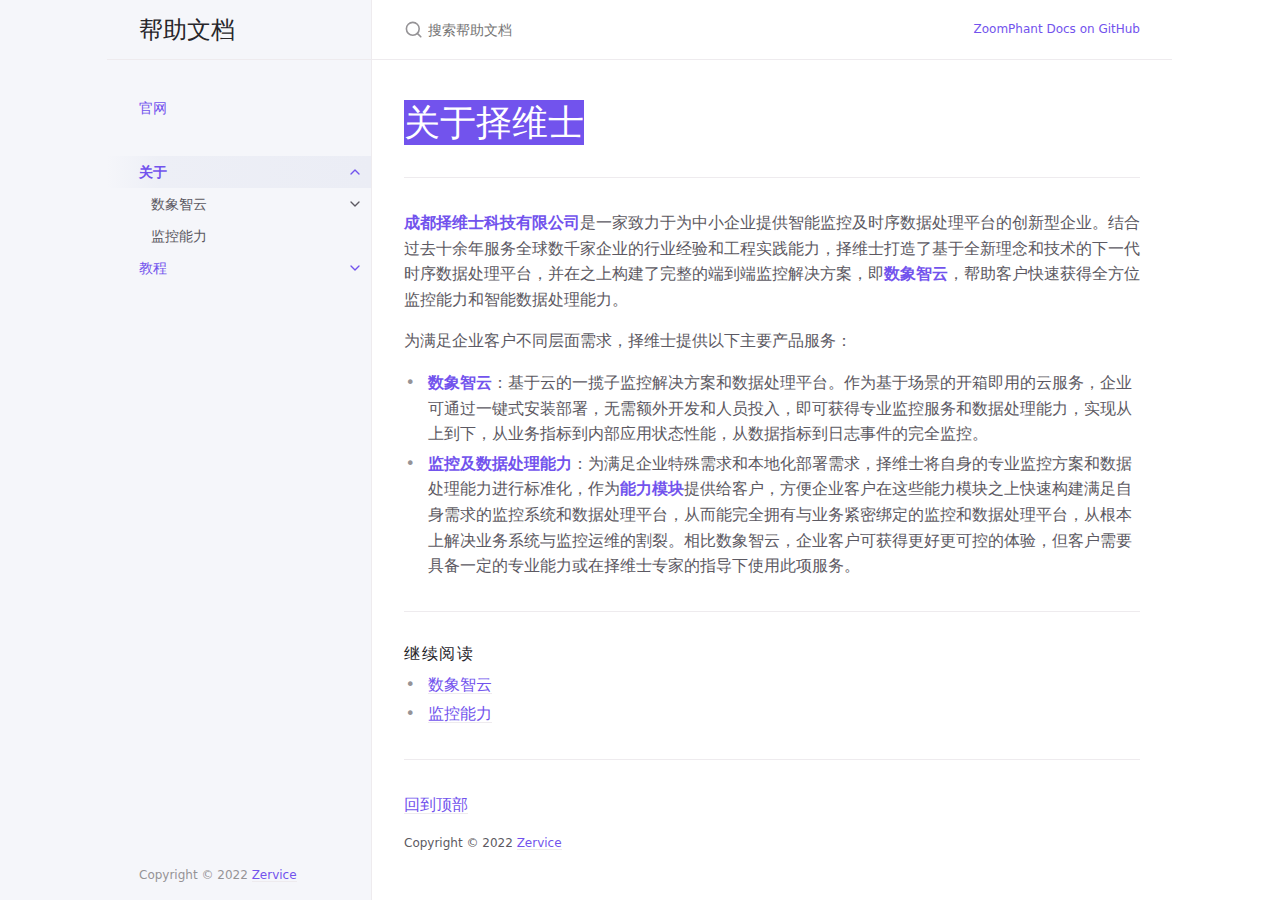
<file: docs/index.html>
<!DOCTYPE html><html lang="en-US"><head><meta charset="UTF-8"><meta http-equiv="X-UA-Compatible" content="IE=Edge"><link rel="shortcut icon" href="/favicon.ico" type="image/x-icon"><link rel="stylesheet" href="/assets/css/just-the-docs-default.css"> <script type="text/javascript" src="/assets/js/just-the-docs.js"></script><meta name="viewport" content="width=device-width, initial-scale=1"><title>关于 | 数象智云帮助文档</title><meta name="generator" content="Jekyll v4.2.2" /><meta property="og:title" content="关于" /><meta property="og:locale" content="en_US" /><meta name="description" content="How to use ZoomPhant Platform to solve all your monitoring problems" /><meta property="og:description" content="How to use ZoomPhant Platform to solve all your monitoring problems" /><link rel="canonical" href="/docs/" /><meta property="og:url" content="/docs/" /><meta property="og:site_name" content="数象智云帮助文档" /><meta property="og:type" content="website" /><meta name="twitter:card" content="summary" /><meta property="twitter:title" content="关于" /> <script type="application/ld+json"> {"@context":"https://schema.org","@type":"WebPage","description":"How to use ZoomPhant Platform to solve all your monitoring problems","headline":"关于","url":"/docs/"}</script><body> <svg xmlns="http://www.w3.org/2000/svg" style="display: none;"> <symbol id="svg-link" viewBox="0 0 24 24"><title>Link</title><svg xmlns="http://www.w3.org/2000/svg" width="24" height="24" viewBox="0 0 24 24" fill="none" stroke="currentColor" stroke-width="2" stroke-linecap="round" stroke-linejoin="round" class="feather feather-link"><path d="M10 13a5 5 0 0 0 7.54.54l3-3a5 5 0 0 0-7.07-7.07l-1.72 1.71"></path><path d="M14 11a5 5 0 0 0-7.54-.54l-3 3a5 5 0 0 0 7.07 7.07l1.71-1.71"></path> </svg> </symbol> <symbol id="svg-search" viewBox="0 0 24 24"><title>搜索</title><svg xmlns="http://www.w3.org/2000/svg" width="24" height="24" viewBox="0 0 24 24" fill="none" stroke="currentColor" stroke-width="2" stroke-linecap="round" stroke-linejoin="round" class="feather feather-search"> <circle cx="11" cy="11" r="8"></circle><line x1="21" y1="21" x2="16.65" y2="16.65"></line> </svg> </symbol> <symbol id="svg-menu" viewBox="0 0 24 24"><title>Menu</title><svg xmlns="http://www.w3.org/2000/svg" width="24" height="24" viewBox="0 0 24 24" fill="none" stroke="currentColor" stroke-width="2" stroke-linecap="round" stroke-linejoin="round" class="feather feather-menu"><line x1="3" y1="12" x2="21" y2="12"></line><line x1="3" y1="6" x2="21" y2="6"></line><line x1="3" y1="18" x2="21" y2="18"></line> </svg> </symbol> <symbol id="svg-arrow-right" viewBox="0 0 24 24"><title>Expand</title><svg xmlns="http://www.w3.org/2000/svg" width="24" height="24" viewBox="0 0 24 24" fill="none" stroke="currentColor" stroke-width="2" stroke-linecap="round" stroke-linejoin="round" class="feather feather-chevron-right"><polyline points="9 18 15 12 9 6"></polyline> </svg> </symbol> <symbol id="svg-doc" viewBox="0 0 24 24"><title>Document</title><svg xmlns="http://www.w3.org/2000/svg" width="24" height="24" viewBox="0 0 24 24" fill="none" stroke="currentColor" stroke-width="2" stroke-linecap="round" stroke-linejoin="round" class="feather feather-file"><path d="M13 2H6a2 2 0 0 0-2 2v16a2 2 0 0 0 2 2h12a2 2 0 0 0 2-2V9z"></path><polyline points="13 2 13 9 20 9"></polyline> </svg> </symbol> </svg><div class="side-bar"><div class="site-header"> <a href="/" class="site-title lh-tight"> 帮助文档 </a> <a href="#" id="menu-button" class="site-button"> <svg viewBox="0 0 24 24" class="icon"><use xlink:href="#svg-menu"></use></svg> </a></div><nav role="navigation" aria-label="Main" id="site-nav" class="site-nav"><ul class="nav-list"><li class="nav-list-item"><a href="/" class="nav-list-link">官网</a><li class="nav-list-item active"><a href="#" class="nav-list-expander"><svg viewBox="0 0 24 24"><use xlink:href="#svg-arrow-right"></use></svg></a><a href="/docs/" class="nav-list-link active">关于</a><ul class="nav-list "><li class="nav-list-item "><a href="#" class="nav-list-expander"><svg viewBox="0 0 24 24"><use xlink:href="#svg-arrow-right"></use></svg></a><a href="/docs/about/zp/" class="nav-list-link">数象智云</a><ul class="nav-list"><li class="nav-list-item "> <a href="/docs/about/zp/10spm/" class="nav-list-link">服务性能监控（SPM）</a><li class="nav-list-item "> <a href="/docs/about/zp/20tm/" class="nav-list-link">完全监控（TM）</a></ul><li class="nav-list-item "><a href="/docs/about/caps/" class="nav-list-link">监控能力</a></ul><li class="nav-list-item"><a href="#" class="nav-list-expander"><svg viewBox="0 0 24 24"><use xlink:href="#svg-arrow-right"></use></svg></a><a href="/docs/tutorial/" class="nav-list-link">教程</a><ul class="nav-list "><li class="nav-list-item "><a href="#" class="nav-list-expander"><svg viewBox="0 0 24 24"><use xlink:href="#svg-arrow-right"></use></svg></a><a href="/docs/tutorial/account/" class="nav-list-link">自助创建账户</a><ul class="nav-list"><li class="nav-list-item "> <a href="/docs/tutorial/account/account-setting/" class="nav-list-link">账户设置</a></ul><li class="nav-list-item "><a href="/docs/tutorial/first/" class="nav-list-link">创建你的第一个服务</a><li class="nav-list-item "><a href="#" class="nav-list-expander"><svg viewBox="0 0 24 24"><use xlink:href="#svg-arrow-right"></use></svg></a><a href="/docs/tutorial/spm/" class="nav-list-link">服务性能监控(SPM)</a><ul class="nav-list"><li class="nav-list-item "> <a href="/docs/tutorial/spm/01-create-spm/" class="nav-list-link">创建服务性能监控(SPM)</a><li class="nav-list-item "> <a href="/docs/tutorial/spm/02-spm-overview/" class="nav-list-link">服务概览</a><li class="nav-list-item "> <a href="/docs/tutorial/spm/03-spm-user/" class="nav-list-link">用户体验</a><li class="nav-list-item "> <a href="/docs/tutorial/spm/04-spm-funcs/" class="nav-list-link">功能巡检</a><li class="nav-list-item "> <a href="/docs/tutorial/spm/05-spm-security/" class="nav-list-link">服务安全</a><li class="nav-list-item "> <a href="/docs/tutorial/spm/06-spm-locs/" class="nav-list-link">监测位置</a><li class="nav-list-item "> <a href="/docs/tutorial/spm/07-spm-events/" class="nav-list-link">服务事件</a><li class="nav-list-item "> <a href="/docs/tutorial/spm/10-spm-telemetry/" class="nav-list-link">管理功能巡检</a></ul><li class="nav-list-item "><a href="/docs/tutorial/concepts/" class="nav-list-link">理解服务监控相关概念</a><li class="nav-list-item "><a href="#" class="nav-list-expander"><svg viewBox="0 0 24 24"><use xlink:href="#svg-arrow-right"></use></svg></a><a href="/docs/tutorial/configurations/" class="nav-list-link">配置管理</a><ul class="nav-list"><li class="nav-list-item "> <a href="/docs/tutorial/configurations/10normal/" class="nav-list-link">通用配置</a><li class="nav-list-item "> <a href="/docs/tutorial/configurations/20smtp/" class="nav-list-link">SMTP配置</a><li class="nav-list-item "> <a href="/docs/tutorial/configurations/30dingding/" class="nav-list-link">钉钉通知</a></ul><li class="nav-list-item "><a href="#" class="nav-list-expander"><svg viewBox="0 0 24 24"><use xlink:href="#svg-arrow-right"></use></svg></a><a href="/docs/tutorial/alert/" class="nav-list-link">异常告警</a><ul class="nav-list"><li class="nav-list-item "> <a href="/docs/tutorial/alert/10-alert-channel/" class="nav-list-link">通知渠道</a><li class="nav-list-item "> <a href="/docs/tutorial/alert/20-spm-alert/" class="nav-list-link">服务性能监控告警</a><li class="nav-list-item "> <a href="/docs/tutorial/alert/30-tm-alert/" class="nav-list-link">全面监控告警</a><li class="nav-list-item "> <a href="/docs/tutorial/alert/40-alert-list/" class="nav-list-link">告警规则管理</a><li class="nav-list-item "> <a href="/docs/tutorial/alert/50-view-alert/" class="nav-list-link">异常告警查看</a></ul></ul></ul></nav><footer class="site-footer"> Copyright &copy; 2022 <a href="https://www.zervice.cn">Zervice</a></footer></div><div class="main" id="top"><div id="main-header" class="main-header"><div class="search"><div class="search-input-wrap"> <input type="text" id="search-input" class="search-input" tabindex="0" placeholder="搜索帮助文档" aria-label="搜索帮助文档" autocomplete="off"> <label for="search-input" class="search-label"><svg viewBox="0 0 24 24" class="search-icon"><use xlink:href="#svg-search"></use></svg></label></div><div id="search-results" class="search-results"></div></div><nav aria-label="Auxiliary" class="aux-nav"><ul class="aux-nav-list"><li class="aux-nav-list-item"> <a href="//github.com/ZoomPhant/Docs" class="site-button" > ZoomPhant Docs on GitHub </a></ul></nav></div><div id="main-content-wrap" class="main-content-wrap"><div id="main-content" class="main-content" role="main"><h1 class="header" id="关于择维士"> <a href="#关于择维士" class="anchor-heading" aria-labelledby="关于择维士"><svg viewBox="0 0 16 16" aria-hidden="true"><use xlink:href="#svg-link"></use></svg></a> 关于择维士</h1><hr /><p><strong>成都择维士科技有限公司</strong>是一家致力于为中小企业提供智能监控及时序数据处理平台的创新型企业。结合过去十余年服务全球数千家企业的行业经验和工程实践能力，择维士打造了基于全新理念和技术的下一代时序数据处理平台，并在之上构建了完整的端到端监控解决方案，即<strong>数象智云</strong>，帮助客户快速获得全方位监控能力和智能数据处理能力。</p><p>为满足企业客户不同层面需求，择维士提供以下主要产品服务：</p><ul><li><strong>数象智云</strong>：基于云的一揽子监控解决方案和数据处理平台。作为基于场景的开箱即用的云服务，企业可通过一键式安装部署，无需额外开发和人员投入，即可获得专业监控服务和数据处理能力，实现从上到下，从业务指标到内部应用状态性能，从数据指标到日志事件的完全监控。<li><strong>监控及数据处理能力</strong>：为满足企业特殊需求和本地化部署需求，择维士将自身的专业监控方案和数据处理能力进行标准化，作为<strong>能力模块</strong>提供给客户，方便企业客户在这些能力模块之上快速构建满足自身需求的监控系统和数据处理平台，从而能完全拥有与业务紧密绑定的监控和数据处理平台，从根本上解决业务系统与监控运维的割裂。相比数象智云，企业客户可获得更好更可控的体验，但客户需要具备一定的专业能力或在择维士专家的指导下使用此项服务。</ul><hr><h2 class="text-delta">继续阅读</h2><ul><li> <a href="/docs/about/zp/">数象智云</a><li> <a href="/docs/about/caps/">监控能力</a></ul><hr><footer><p><a href="#top" id="back-to-top">回到顶部</a></p><p class="text-small text-grey-dk-100 mb-0">Copyright &copy; 2022 <a href="https://www.zervice.cn">Zervice</a></p><div class="d-flex mt-2"></div></footer></div></div><div class="search-overlay"></div></div>
</file>
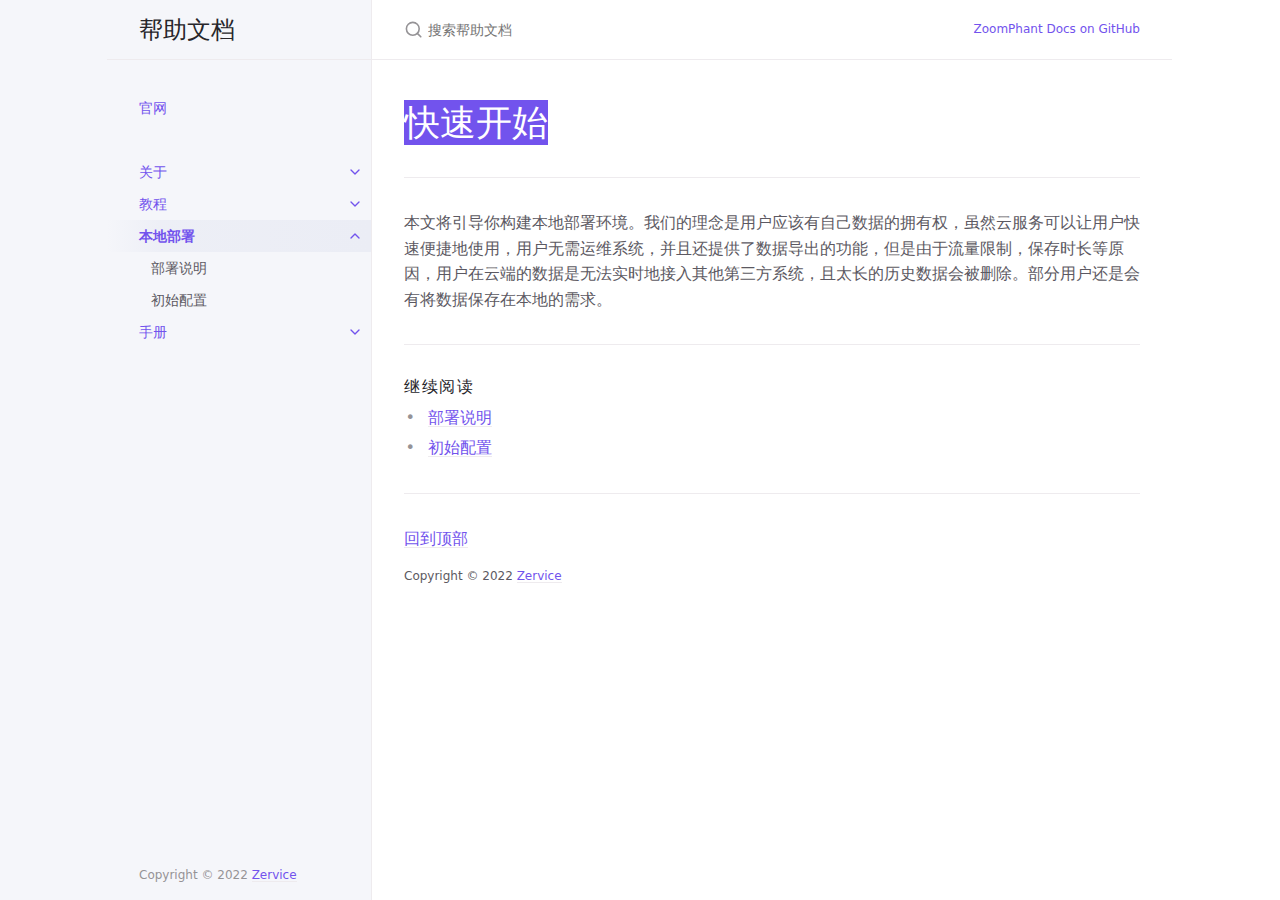
<file: docs/deployment/index.html>
<!DOCTYPE html><html lang="en-US"><head><meta charset="UTF-8"><meta http-equiv="X-UA-Compatible" content="IE=Edge"><link rel="shortcut icon" href="/favicon.ico" type="image/x-icon"><link rel="stylesheet" href="/assets/css/just-the-docs-default.css"> <script type="text/javascript" src="/assets/js/just-the-docs.js"></script><meta name="viewport" content="width=device-width, initial-scale=1"><title>本地部署 | 数象智云帮助文档</title><meta name="generator" content="Jekyll v4.2.2" /><meta property="og:title" content="本地部署" /><meta property="og:locale" content="en_US" /><meta name="description" content="How to use ZoomPhant Platform to solve all your monitoring problems" /><meta property="og:description" content="How to use ZoomPhant Platform to solve all your monitoring problems" /><link rel="canonical" href="/docs/deployment/" /><meta property="og:url" content="/docs/deployment/" /><meta property="og:site_name" content="数象智云帮助文档" /><meta property="og:type" content="website" /><meta name="twitter:card" content="summary" /><meta property="twitter:title" content="本地部署" /> <script type="application/ld+json"> {"@context":"https://schema.org","@type":"WebPage","description":"How to use ZoomPhant Platform to solve all your monitoring problems","headline":"本地部署","url":"/docs/deployment/"}</script><body> <svg xmlns="http://www.w3.org/2000/svg" style="display: none;"> <symbol id="svg-link" viewBox="0 0 24 24"><title>Link</title><svg xmlns="http://www.w3.org/2000/svg" width="24" height="24" viewBox="0 0 24 24" fill="none" stroke="currentColor" stroke-width="2" stroke-linecap="round" stroke-linejoin="round" class="feather feather-link"><path d="M10 13a5 5 0 0 0 7.54.54l3-3a5 5 0 0 0-7.07-7.07l-1.72 1.71"></path><path d="M14 11a5 5 0 0 0-7.54-.54l-3 3a5 5 0 0 0 7.07 7.07l1.71-1.71"></path> </svg> </symbol> <symbol id="svg-search" viewBox="0 0 24 24"><title>搜索</title><svg xmlns="http://www.w3.org/2000/svg" width="24" height="24" viewBox="0 0 24 24" fill="none" stroke="currentColor" stroke-width="2" stroke-linecap="round" stroke-linejoin="round" class="feather feather-search"> <circle cx="11" cy="11" r="8"></circle><line x1="21" y1="21" x2="16.65" y2="16.65"></line> </svg> </symbol> <symbol id="svg-menu" viewBox="0 0 24 24"><title>Menu</title><svg xmlns="http://www.w3.org/2000/svg" width="24" height="24" viewBox="0 0 24 24" fill="none" stroke="currentColor" stroke-width="2" stroke-linecap="round" stroke-linejoin="round" class="feather feather-menu"><line x1="3" y1="12" x2="21" y2="12"></line><line x1="3" y1="6" x2="21" y2="6"></line><line x1="3" y1="18" x2="21" y2="18"></line> </svg> </symbol> <symbol id="svg-arrow-right" viewBox="0 0 24 24"><title>Expand</title><svg xmlns="http://www.w3.org/2000/svg" width="24" height="24" viewBox="0 0 24 24" fill="none" stroke="currentColor" stroke-width="2" stroke-linecap="round" stroke-linejoin="round" class="feather feather-chevron-right"><polyline points="9 18 15 12 9 6"></polyline> </svg> </symbol> <symbol id="svg-doc" viewBox="0 0 24 24"><title>Document</title><svg xmlns="http://www.w3.org/2000/svg" width="24" height="24" viewBox="0 0 24 24" fill="none" stroke="currentColor" stroke-width="2" stroke-linecap="round" stroke-linejoin="round" class="feather feather-file"><path d="M13 2H6a2 2 0 0 0-2 2v16a2 2 0 0 0 2 2h12a2 2 0 0 0 2-2V9z"></path><polyline points="13 2 13 9 20 9"></polyline> </svg> </symbol> </svg><div class="side-bar"><div class="site-header"> <a href="/" class="site-title lh-tight"> 帮助文档 </a> <a href="#" id="menu-button" class="site-button"> <svg viewBox="0 0 24 24" class="icon"><use xlink:href="#svg-menu"></use></svg> </a></div><nav role="navigation" aria-label="Main" id="site-nav" class="site-nav"><ul class="nav-list"><li class="nav-list-item"><a href="/" class="nav-list-link">官网</a><li class="nav-list-item"><a href="#" class="nav-list-expander"><svg viewBox="0 0 24 24"><use xlink:href="#svg-arrow-right"></use></svg></a><a href="/docs/" class="nav-list-link">关于</a><ul class="nav-list "><li class="nav-list-item "><a href="#" class="nav-list-expander"><svg viewBox="0 0 24 24"><use xlink:href="#svg-arrow-right"></use></svg></a><a href="/docs/about/zp/" class="nav-list-link">数象云</a><ul class="nav-list"><li class="nav-list-item "> <a href="/docs/about/zp/10spm/" class="nav-list-link">服务性能监控（SPM）</a><li class="nav-list-item "> <a href="/docs/about/zp/20tm/" class="nav-list-link">完全监控（TM）</a></ul><li class="nav-list-item "><a href="/docs/about/caps/" class="nav-list-link">监控能力</a></ul><li class="nav-list-item"><a href="#" class="nav-list-expander"><svg viewBox="0 0 24 24"><use xlink:href="#svg-arrow-right"></use></svg></a><a href="/docs/tutorial/" class="nav-list-link">教程</a><ul class="nav-list "><li class="nav-list-item "><a href="#" class="nav-list-expander"><svg viewBox="0 0 24 24"><use xlink:href="#svg-arrow-right"></use></svg></a><a href="/docs/tutorial/account/" class="nav-list-link">自助创建账户</a><ul class="nav-list"><li class="nav-list-item "> <a href="/docs/tutorial/account/account-setting/" class="nav-list-link">账户设置</a></ul><li class="nav-list-item "><a href="#" class="nav-list-expander"><svg viewBox="0 0 24 24"><use xlink:href="#svg-arrow-right"></use></svg></a><a href="/docs/tutorial/first/" class="nav-list-link">第一个监控</a><ul class="nav-list"><li class="nav-list-item "> <a href="/docs/tutorial/first/spm/" class="nav-list-link">第一个服务监控</a><li class="nav-list-item "> <a href="/docs/tutorial/first/host/" class="nav-list-link">第一个主机监控</a><li class="nav-list-item "> <a href="/docs/tutorial/first/kubernetes/" class="nav-list-link">第一个集群监控</a></ul><li class="nav-list-item "><a href="#" class="nav-list-expander"><svg viewBox="0 0 24 24"><use xlink:href="#svg-arrow-right"></use></svg></a><a href="/docs/tutorial/spm/" class="nav-list-link">服务性能监控(SPM)</a><ul class="nav-list"><li class="nav-list-item "> <a href="/docs/tutorial/spm/01-create-spm/" class="nav-list-link">创建服务性能监控(SPM)</a><li class="nav-list-item "> <a href="/docs/tutorial/spm/02-spm-overview/" class="nav-list-link">服务概览</a><li class="nav-list-item "> <a href="/docs/tutorial/spm/03-spm-user/" class="nav-list-link">用户体验</a><li class="nav-list-item "> <a href="/docs/tutorial/spm/04-spm-funcs/" class="nav-list-link">功能巡检</a><li class="nav-list-item "> <a href="/docs/tutorial/spm/05-spm-security/" class="nav-list-link">服务安全</a><li class="nav-list-item "> <a href="/docs/tutorial/spm/06-spm-locs/" class="nav-list-link">监测位置</a><li class="nav-list-item "> <a href="/docs/tutorial/spm/07-spm-events/" class="nav-list-link">服务事件</a><li class="nav-list-item "> <a href="/docs/tutorial/spm/10-spm-telemetry/" class="nav-list-link">管理功能巡检</a></ul><li class="nav-list-item "><a href="/docs/tutorial/concepts/" class="nav-list-link">理解服务监控相关概念</a><li class="nav-list-item "><a href="#" class="nav-list-expander"><svg viewBox="0 0 24 24"><use xlink:href="#svg-arrow-right"></use></svg></a><a href="/docs/tutorial/tm/" class="nav-list-link">完全监控(TM)</a><ul class="nav-list"><li class="nav-list-item "> <a href="/docs/tutorial/tm/01-install-collector/" class="nav-list-link">创建采集器</a><li class="nav-list-item "> <a href="/docs/tutorial/tm/02-manage-instance/" class="nav-list-link">监控实例</a><li class="nav-list-item "> <a href="/docs/tutorial/tm/02-manage-instance-01-add-host/" class="nav-list-link">· 添加主机监控实例</a><li class="nav-list-item "> <a href="/docs/tutorial/tm/02-manage-instance-02-add-switch/" class="nav-list-link">· 添加交换机路由器监控实例</a><li class="nav-list-item "> <a href="/docs/tutorial/tm/02-manage-instance-03-add-portcheck/" class="nav-list-link">· 添加TCP端口监控实例</a><li class="nav-list-item "> <a href="/docs/tutorial/tm/02-manage-instance-04-add-httpcheck/" class="nav-list-link">· 添加HTTP服务监控实例</a><li class="nav-list-item "> <a href="/docs/tutorial/tm/03-view-data-and-alerting/" class="nav-list-link">查看数据与告警</a><li class="nav-list-item "> <a href="/docs/tutorial/tm/dashboard/" class="nav-list-link">用户面板</a></ul><li class="nav-list-item "><a href="#" class="nav-list-expander"><svg viewBox="0 0 24 24"><use xlink:href="#svg-arrow-right"></use></svg></a><a href="/docs/tutorial/configurations/" class="nav-list-link">配置管理</a><ul class="nav-list"><li class="nav-list-item "> <a href="/docs/tutorial/configurations/10normal/" class="nav-list-link">通用配置</a><li class="nav-list-item "> <a href="/docs/tutorial/configurations/20smtp/" class="nav-list-link">SMTP配置</a><li class="nav-list-item "> <a href="/docs/tutorial/configurations/30dingding/" class="nav-list-link">钉钉通知</a></ul><li class="nav-list-item "><a href="#" class="nav-list-expander"><svg viewBox="0 0 24 24"><use xlink:href="#svg-arrow-right"></use></svg></a><a href="/docs/tutorial/alert/" class="nav-list-link">异常告警</a><ul class="nav-list"><li class="nav-list-item "> <a href="/docs/tutorial/alert/10-alert-channel/" class="nav-list-link">通知渠道</a><li class="nav-list-item "> <a href="/docs/tutorial/alert/20-spm-alert/" class="nav-list-link">服务性能监控告警</a><li class="nav-list-item "> <a href="/docs/tutorial/alert/30-tm-alert/" class="nav-list-link">全面监控告警</a><li class="nav-list-item "> <a href="/docs/tutorial/alert/40-alert-list/" class="nav-list-link">告警规则管理</a><li class="nav-list-item "> <a href="/docs/tutorial/alert/50-view-alert/" class="nav-list-link">异常告警查看</a></ul></ul><li class="nav-list-item active"><a href="#" class="nav-list-expander"><svg viewBox="0 0 24 24"><use xlink:href="#svg-arrow-right"></use></svg></a><a href="/docs/deployment/" class="nav-list-link active">本地部署</a><ul class="nav-list "><li class="nav-list-item "><a href="/docs/deployment/docker/" class="nav-list-link">部署说明</a><li class="nav-list-item "><a href="/docs/deployment/docker/setup/" class="nav-list-link">初始配置</a></ul><li class="nav-list-item"><a href="#" class="nav-list-expander"><svg viewBox="0 0 24 24"><use xlink:href="#svg-arrow-right"></use></svg></a><a href="/docs/manual/" class="nav-list-link">手册</a><ul class="nav-list "><li class="nav-list-item "><a href="#" class="nav-list-expander"><svg viewBox="0 0 24 24"><use xlink:href="#svg-arrow-right"></use></svg></a><a href="/docs/manual/log/" class="nav-list-link">日志监控</a><ul class="nav-list"><li class="nav-list-item "> <a href="/docs/manual/log/syntax/" class="nav-list-link">查询语法</a><li class="nav-list-item "> <a href="/docs/manual/log/usecase/" class="nav-list-link">使用案例</a><li class="nav-list-item "> <a href="/docs/manual/log/add/" class="nav-list-link">添加日志监控</a></ul><li class="nav-list-item "><a href="#" class="nav-list-expander"><svg viewBox="0 0 24 24"><use xlink:href="#svg-arrow-right"></use></svg></a><a href="/docs/manual/prometheus/" class="nav-list-link">Prometheus插件</a><ul class="nav-list"><li class="nav-list-item "> <a href="/docs/manual/prometheus/prom/" class="nav-list-link">创建Prometheus插件</a><li class="nav-list-item "> <a href="/docs/manual/prometheus/grafana/" class="nav-list-link">导入Grafana面板</a><li class="nav-list-item "> <a href="/docs/manual/prometheus/labels/" class="nav-list-link">关于标签</a></ul><li class="nav-list-item "><a href="#" class="nav-list-expander"><svg viewBox="0 0 24 24"><use xlink:href="#svg-arrow-right"></use></svg></a><a href="/docs/manual/proxmox/" class="nav-list-link">ProxmoxVE监控</a><ul class="nav-list"><li class="nav-list-item "> <a href="/docs/manual/proxmox/install/" class="nav-list-link">添加监控</a><li class="nav-list-item "> <a href="/docs/manual/proxmox/diagrams/" class="nav-list-link">查看图标</a></ul></ul></ul></nav><footer class="site-footer"> Copyright &copy; 2022 <a href="https://www.zervice.cn">Zervice</a></footer></div><div class="main" id="top"><div id="main-header" class="main-header"><div class="search"><div class="search-input-wrap"> <input type="text" id="search-input" class="search-input" tabindex="0" placeholder="搜索帮助文档" aria-label="搜索帮助文档" autocomplete="off"> <label for="search-input" class="search-label"><svg viewBox="0 0 24 24" class="search-icon"><use xlink:href="#svg-search"></use></svg></label></div><div id="search-results" class="search-results"></div></div><nav aria-label="Auxiliary" class="aux-nav"><ul class="aux-nav-list"><li class="aux-nav-list-item"> <a href="//github.com/ZoomPhant/Docs" class="site-button" > ZoomPhant Docs on GitHub </a></ul></nav></div><div id="main-content-wrap" class="main-content-wrap"><div id="main-content" class="main-content" role="main"><h1 class="no_toc header" id="快速开始"> <a href="#快速开始" class="anchor-heading" aria-labelledby="快速开始"><svg viewBox="0 0 16 16" aria-hidden="true"><use xlink:href="#svg-link"></use></svg></a> 快速开始</h1><hr /><p>本文将引导你构建本地部署环境。我们的理念是用户应该有自己数据的拥有权，虽然云服务可以让用户快速便捷地使用，用户无需运维系统，并且还提供了数据导出的功能，但是由于流量限制，保存时长等原因，用户在云端的数据是无法实时地接入其他第三方系统，且太长的历史数据会被删除。部分用户还是会有将数据保存在本地的需求。</p><hr><h2 class="text-delta">继续阅读</h2><ul><li> <a href="/docs/deployment/docker/">部署说明</a><li> <a href="/docs/deployment/docker/setup/">初始配置</a></ul><hr><footer><p><a href="#top" id="back-to-top">回到顶部</a></p><p class="text-small text-grey-dk-100 mb-0">Copyright &copy; 2022 <a href="https://www.zervice.cn">Zervice</a></p><div class="d-flex mt-2"></div></footer></div></div><div class="search-overlay"></div></div>
</file>
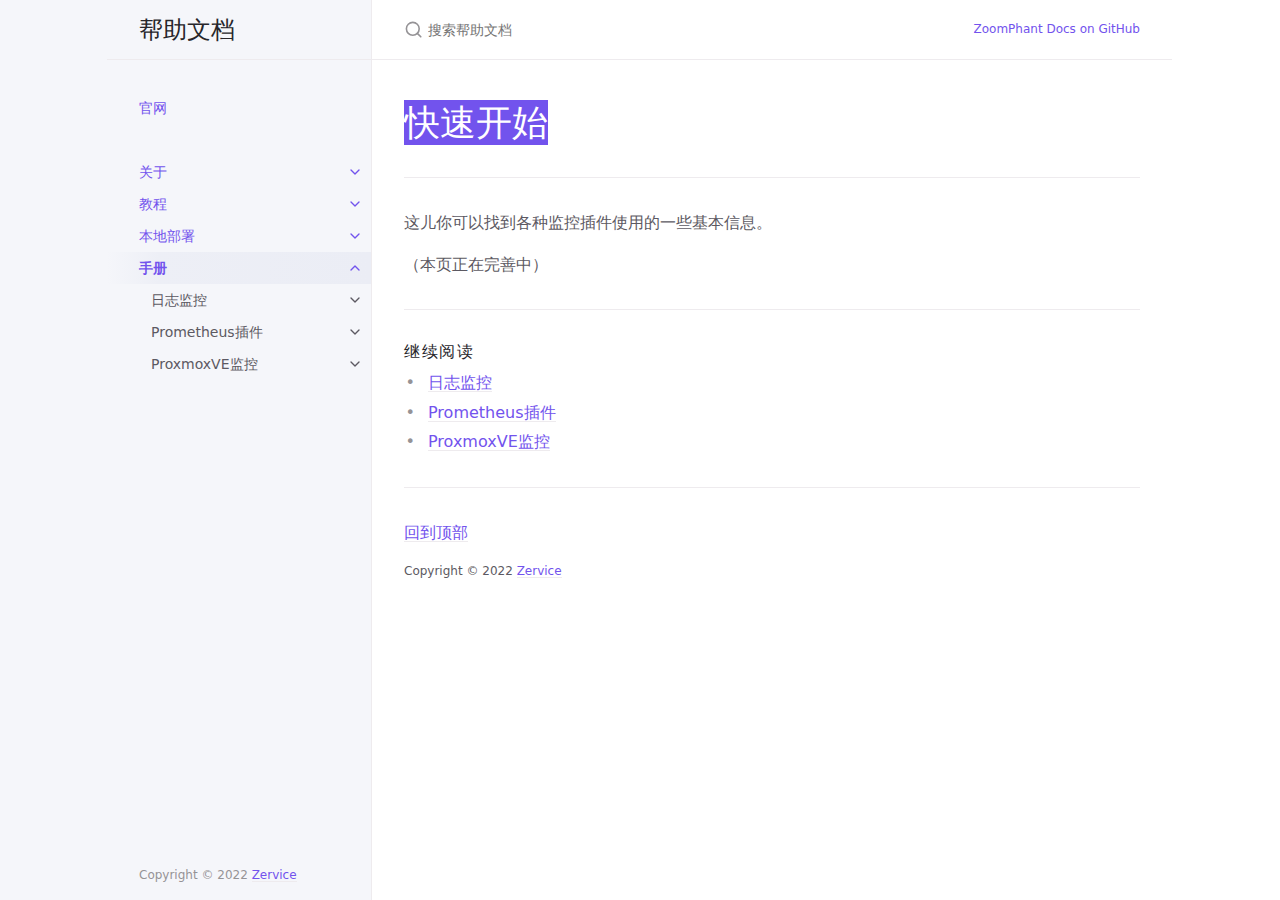
<file: docs/manual/index.html>
<!DOCTYPE html><html lang="en-US"><head><meta charset="UTF-8"><meta http-equiv="X-UA-Compatible" content="IE=Edge"><link rel="shortcut icon" href="/favicon.ico" type="image/x-icon"><link rel="stylesheet" href="/assets/css/just-the-docs-default.css"> <script type="text/javascript" src="/assets/js/just-the-docs.js"></script><meta name="viewport" content="width=device-width, initial-scale=1"><title>手册 | 数象智云帮助文档</title><meta name="generator" content="Jekyll v4.2.2" /><meta property="og:title" content="手册" /><meta property="og:locale" content="en_US" /><meta name="description" content="How to use ZoomPhant Platform to solve all your monitoring problems" /><meta property="og:description" content="How to use ZoomPhant Platform to solve all your monitoring problems" /><link rel="canonical" href="/docs/manual/" /><meta property="og:url" content="/docs/manual/" /><meta property="og:site_name" content="数象智云帮助文档" /><meta property="og:type" content="website" /><meta name="twitter:card" content="summary" /><meta property="twitter:title" content="手册" /> <script type="application/ld+json"> {"@context":"https://schema.org","@type":"WebPage","description":"How to use ZoomPhant Platform to solve all your monitoring problems","headline":"手册","url":"/docs/manual/"}</script><body> <svg xmlns="http://www.w3.org/2000/svg" style="display: none;"> <symbol id="svg-link" viewBox="0 0 24 24"><title>Link</title><svg xmlns="http://www.w3.org/2000/svg" width="24" height="24" viewBox="0 0 24 24" fill="none" stroke="currentColor" stroke-width="2" stroke-linecap="round" stroke-linejoin="round" class="feather feather-link"><path d="M10 13a5 5 0 0 0 7.54.54l3-3a5 5 0 0 0-7.07-7.07l-1.72 1.71"></path><path d="M14 11a5 5 0 0 0-7.54-.54l-3 3a5 5 0 0 0 7.07 7.07l1.71-1.71"></path> </svg> </symbol> <symbol id="svg-search" viewBox="0 0 24 24"><title>搜索</title><svg xmlns="http://www.w3.org/2000/svg" width="24" height="24" viewBox="0 0 24 24" fill="none" stroke="currentColor" stroke-width="2" stroke-linecap="round" stroke-linejoin="round" class="feather feather-search"> <circle cx="11" cy="11" r="8"></circle><line x1="21" y1="21" x2="16.65" y2="16.65"></line> </svg> </symbol> <symbol id="svg-menu" viewBox="0 0 24 24"><title>Menu</title><svg xmlns="http://www.w3.org/2000/svg" width="24" height="24" viewBox="0 0 24 24" fill="none" stroke="currentColor" stroke-width="2" stroke-linecap="round" stroke-linejoin="round" class="feather feather-menu"><line x1="3" y1="12" x2="21" y2="12"></line><line x1="3" y1="6" x2="21" y2="6"></line><line x1="3" y1="18" x2="21" y2="18"></line> </svg> </symbol> <symbol id="svg-arrow-right" viewBox="0 0 24 24"><title>Expand</title><svg xmlns="http://www.w3.org/2000/svg" width="24" height="24" viewBox="0 0 24 24" fill="none" stroke="currentColor" stroke-width="2" stroke-linecap="round" stroke-linejoin="round" class="feather feather-chevron-right"><polyline points="9 18 15 12 9 6"></polyline> </svg> </symbol> <symbol id="svg-doc" viewBox="0 0 24 24"><title>Document</title><svg xmlns="http://www.w3.org/2000/svg" width="24" height="24" viewBox="0 0 24 24" fill="none" stroke="currentColor" stroke-width="2" stroke-linecap="round" stroke-linejoin="round" class="feather feather-file"><path d="M13 2H6a2 2 0 0 0-2 2v16a2 2 0 0 0 2 2h12a2 2 0 0 0 2-2V9z"></path><polyline points="13 2 13 9 20 9"></polyline> </svg> </symbol> </svg><div class="side-bar"><div class="site-header"> <a href="/" class="site-title lh-tight"> 帮助文档 </a> <a href="#" id="menu-button" class="site-button"> <svg viewBox="0 0 24 24" class="icon"><use xlink:href="#svg-menu"></use></svg> </a></div><nav role="navigation" aria-label="Main" id="site-nav" class="site-nav"><ul class="nav-list"><li class="nav-list-item"><a href="/" class="nav-list-link">官网</a><li class="nav-list-item"><a href="#" class="nav-list-expander"><svg viewBox="0 0 24 24"><use xlink:href="#svg-arrow-right"></use></svg></a><a href="/docs/" class="nav-list-link">关于</a><ul class="nav-list "><li class="nav-list-item "><a href="#" class="nav-list-expander"><svg viewBox="0 0 24 24"><use xlink:href="#svg-arrow-right"></use></svg></a><a href="/docs/about/zp/" class="nav-list-link">数象云</a><ul class="nav-list"><li class="nav-list-item "> <a href="/docs/about/zp/10spm/" class="nav-list-link">服务性能监控（SPM）</a><li class="nav-list-item "> <a href="/docs/about/zp/20tm/" class="nav-list-link">完全监控（TM）</a></ul><li class="nav-list-item "><a href="/docs/about/caps/" class="nav-list-link">监控能力</a></ul><li class="nav-list-item"><a href="#" class="nav-list-expander"><svg viewBox="0 0 24 24"><use xlink:href="#svg-arrow-right"></use></svg></a><a href="/docs/tutorial/" class="nav-list-link">教程</a><ul class="nav-list "><li class="nav-list-item "><a href="#" class="nav-list-expander"><svg viewBox="0 0 24 24"><use xlink:href="#svg-arrow-right"></use></svg></a><a href="/docs/tutorial/account/" class="nav-list-link">自助创建账户</a><ul class="nav-list"><li class="nav-list-item "> <a href="/docs/tutorial/account/account-setting/" class="nav-list-link">账户设置</a></ul><li class="nav-list-item "><a href="#" class="nav-list-expander"><svg viewBox="0 0 24 24"><use xlink:href="#svg-arrow-right"></use></svg></a><a href="/docs/tutorial/first/" class="nav-list-link">第一个监控</a><ul class="nav-list"><li class="nav-list-item "> <a href="/docs/tutorial/first/spm/" class="nav-list-link">第一个服务监控</a><li class="nav-list-item "> <a href="/docs/tutorial/first/host/" class="nav-list-link">第一个主机监控</a><li class="nav-list-item "> <a href="/docs/tutorial/first/kubernetes/" class="nav-list-link">第一个集群监控</a></ul><li class="nav-list-item "><a href="#" class="nav-list-expander"><svg viewBox="0 0 24 24"><use xlink:href="#svg-arrow-right"></use></svg></a><a href="/docs/tutorial/spm/" class="nav-list-link">服务性能监控(SPM)</a><ul class="nav-list"><li class="nav-list-item "> <a href="/docs/tutorial/spm/01-create-spm/" class="nav-list-link">创建服务性能监控(SPM)</a><li class="nav-list-item "> <a href="/docs/tutorial/spm/02-spm-overview/" class="nav-list-link">服务概览</a><li class="nav-list-item "> <a href="/docs/tutorial/spm/03-spm-user/" class="nav-list-link">用户体验</a><li class="nav-list-item "> <a href="/docs/tutorial/spm/04-spm-funcs/" class="nav-list-link">功能巡检</a><li class="nav-list-item "> <a href="/docs/tutorial/spm/05-spm-security/" class="nav-list-link">服务安全</a><li class="nav-list-item "> <a href="/docs/tutorial/spm/06-spm-locs/" class="nav-list-link">监测位置</a><li class="nav-list-item "> <a href="/docs/tutorial/spm/07-spm-events/" class="nav-list-link">服务事件</a><li class="nav-list-item "> <a href="/docs/tutorial/spm/10-spm-telemetry/" class="nav-list-link">管理功能巡检</a></ul><li class="nav-list-item "><a href="/docs/tutorial/concepts/" class="nav-list-link">理解服务监控相关概念</a><li class="nav-list-item "><a href="#" class="nav-list-expander"><svg viewBox="0 0 24 24"><use xlink:href="#svg-arrow-right"></use></svg></a><a href="/docs/tutorial/tm/" class="nav-list-link">完全监控(TM)</a><ul class="nav-list"><li class="nav-list-item "> <a href="/docs/tutorial/tm/01-install-collector/" class="nav-list-link">创建采集器</a><li class="nav-list-item "> <a href="/docs/tutorial/tm/02-manage-instance/" class="nav-list-link">监控实例</a><li class="nav-list-item "> <a href="/docs/tutorial/tm/02-manage-instance-01-add-host/" class="nav-list-link">· 添加主机监控实例</a><li class="nav-list-item "> <a href="/docs/tutorial/tm/02-manage-instance-02-add-switch/" class="nav-list-link">· 添加交换机路由器监控实例</a><li class="nav-list-item "> <a href="/docs/tutorial/tm/02-manage-instance-03-add-portcheck/" class="nav-list-link">· 添加TCP端口监控实例</a><li class="nav-list-item "> <a href="/docs/tutorial/tm/02-manage-instance-04-add-httpcheck/" class="nav-list-link">· 添加HTTP服务监控实例</a><li class="nav-list-item "> <a href="/docs/tutorial/tm/03-view-data-and-alerting/" class="nav-list-link">查看数据与告警</a><li class="nav-list-item "> <a href="/docs/tutorial/tm/dashboard/" class="nav-list-link">用户面板</a></ul><li class="nav-list-item "><a href="#" class="nav-list-expander"><svg viewBox="0 0 24 24"><use xlink:href="#svg-arrow-right"></use></svg></a><a href="/docs/tutorial/configurations/" class="nav-list-link">配置管理</a><ul class="nav-list"><li class="nav-list-item "> <a href="/docs/tutorial/configurations/10normal/" class="nav-list-link">通用配置</a><li class="nav-list-item "> <a href="/docs/tutorial/configurations/20smtp/" class="nav-list-link">SMTP配置</a><li class="nav-list-item "> <a href="/docs/tutorial/configurations/30dingding/" class="nav-list-link">钉钉通知</a></ul><li class="nav-list-item "><a href="#" class="nav-list-expander"><svg viewBox="0 0 24 24"><use xlink:href="#svg-arrow-right"></use></svg></a><a href="/docs/tutorial/alert/" class="nav-list-link">异常告警</a><ul class="nav-list"><li class="nav-list-item "> <a href="/docs/tutorial/alert/10-alert-channel/" class="nav-list-link">通知渠道</a><li class="nav-list-item "> <a href="/docs/tutorial/alert/20-spm-alert/" class="nav-list-link">服务性能监控告警</a><li class="nav-list-item "> <a href="/docs/tutorial/alert/30-tm-alert/" class="nav-list-link">全面监控告警</a><li class="nav-list-item "> <a href="/docs/tutorial/alert/40-alert-list/" class="nav-list-link">告警规则管理</a><li class="nav-list-item "> <a href="/docs/tutorial/alert/50-view-alert/" class="nav-list-link">异常告警查看</a></ul></ul><li class="nav-list-item"><a href="#" class="nav-list-expander"><svg viewBox="0 0 24 24"><use xlink:href="#svg-arrow-right"></use></svg></a><a href="/docs/deployment/" class="nav-list-link">本地部署</a><ul class="nav-list "><li class="nav-list-item "><a href="/docs/deployment/docker/" class="nav-list-link">部署说明</a><li class="nav-list-item "><a href="/docs/deployment/docker/setup/" class="nav-list-link">初始配置</a></ul><li class="nav-list-item active"><a href="#" class="nav-list-expander"><svg viewBox="0 0 24 24"><use xlink:href="#svg-arrow-right"></use></svg></a><a href="/docs/manual/" class="nav-list-link active">手册</a><ul class="nav-list "><li class="nav-list-item "><a href="#" class="nav-list-expander"><svg viewBox="0 0 24 24"><use xlink:href="#svg-arrow-right"></use></svg></a><a href="/docs/manual/log/" class="nav-list-link">日志监控</a><ul class="nav-list"><li class="nav-list-item "> <a href="/docs/manual/log/syntax/" class="nav-list-link">查询语法</a><li class="nav-list-item "> <a href="/docs/manual/log/usecase/" class="nav-list-link">使用案例</a><li class="nav-list-item "> <a href="/docs/manual/log/add/" class="nav-list-link">添加日志监控</a></ul><li class="nav-list-item "><a href="#" class="nav-list-expander"><svg viewBox="0 0 24 24"><use xlink:href="#svg-arrow-right"></use></svg></a><a href="/docs/manual/prometheus/" class="nav-list-link">Prometheus插件</a><ul class="nav-list"><li class="nav-list-item "> <a href="/docs/manual/prometheus/prom/" class="nav-list-link">创建Prometheus插件</a><li class="nav-list-item "> <a href="/docs/manual/prometheus/grafana/" class="nav-list-link">导入Grafana面板</a><li class="nav-list-item "> <a href="/docs/manual/prometheus/labels/" class="nav-list-link">关于标签</a></ul><li class="nav-list-item "><a href="#" class="nav-list-expander"><svg viewBox="0 0 24 24"><use xlink:href="#svg-arrow-right"></use></svg></a><a href="/docs/manual/proxmox/" class="nav-list-link">ProxmoxVE监控</a><ul class="nav-list"><li class="nav-list-item "> <a href="/docs/manual/proxmox/install/" class="nav-list-link">添加监控</a><li class="nav-list-item "> <a href="/docs/manual/proxmox/diagrams/" class="nav-list-link">查看图标</a></ul></ul></ul></nav><footer class="site-footer"> Copyright &copy; 2022 <a href="https://www.zervice.cn">Zervice</a></footer></div><div class="main" id="top"><div id="main-header" class="main-header"><div class="search"><div class="search-input-wrap"> <input type="text" id="search-input" class="search-input" tabindex="0" placeholder="搜索帮助文档" aria-label="搜索帮助文档" autocomplete="off"> <label for="search-input" class="search-label"><svg viewBox="0 0 24 24" class="search-icon"><use xlink:href="#svg-search"></use></svg></label></div><div id="search-results" class="search-results"></div></div><nav aria-label="Auxiliary" class="aux-nav"><ul class="aux-nav-list"><li class="aux-nav-list-item"> <a href="//github.com/ZoomPhant/Docs" class="site-button" > ZoomPhant Docs on GitHub </a></ul></nav></div><div id="main-content-wrap" class="main-content-wrap"><div id="main-content" class="main-content" role="main"><h1 class="no_toc header" id="快速开始"> <a href="#快速开始" class="anchor-heading" aria-labelledby="快速开始"><svg viewBox="0 0 16 16" aria-hidden="true"><use xlink:href="#svg-link"></use></svg></a> 快速开始</h1><hr /><p>这儿你可以找到各种监控插件使用的一些基本信息。</p><p>（本页正在完善中）</p><hr><h2 class="text-delta">继续阅读</h2><ul><li> <a href="/docs/manual/log/">日志监控</a><li> <a href="/docs/manual/prometheus/">Prometheus插件</a><li> <a href="/docs/manual/proxmox/">ProxmoxVE监控</a></ul><hr><footer><p><a href="#top" id="back-to-top">回到顶部</a></p><p class="text-small text-grey-dk-100 mb-0">Copyright &copy; 2022 <a href="https://www.zervice.cn">Zervice</a></p><div class="d-flex mt-2"></div></footer></div></div><div class="search-overlay"></div></div>
</file>
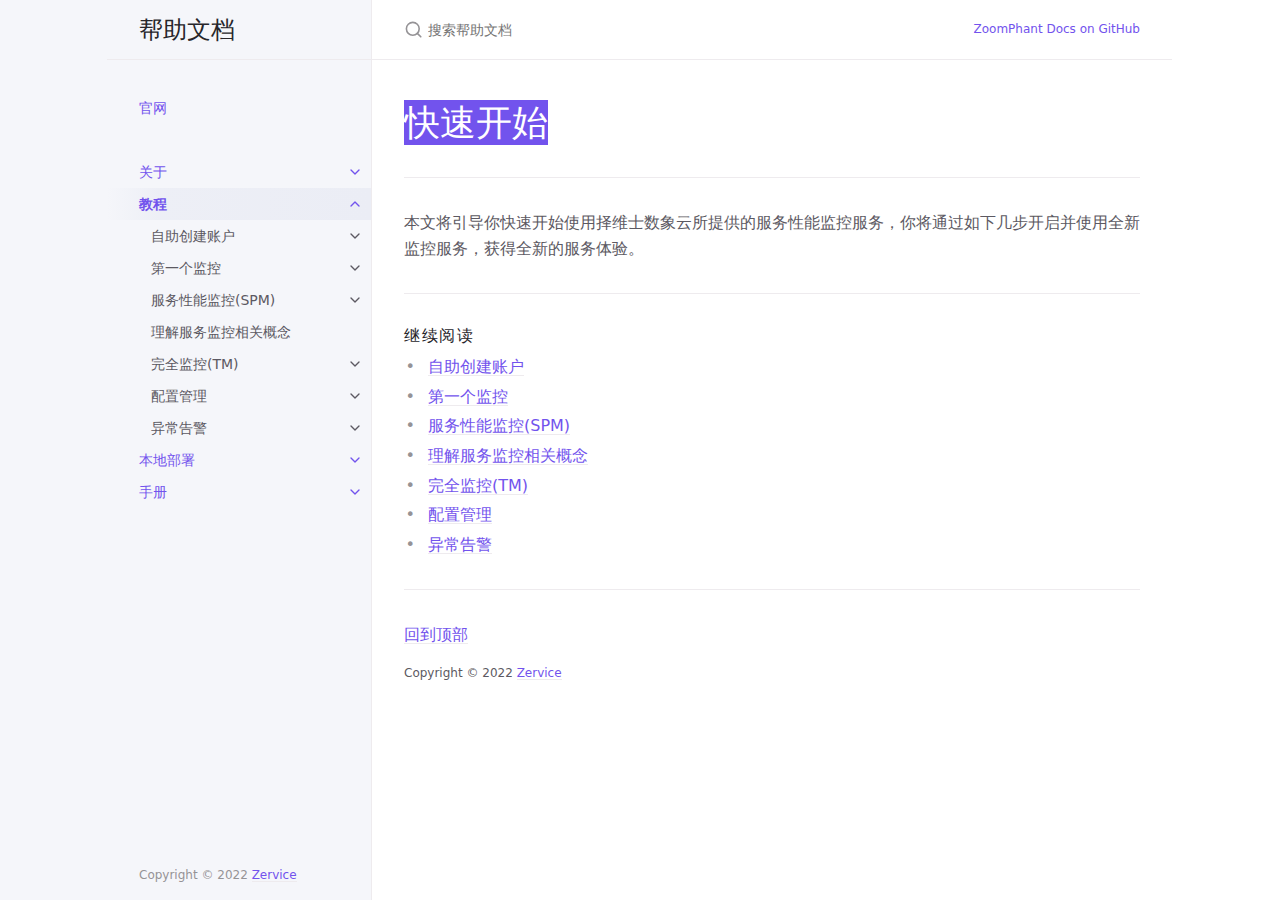
<file: docs/tutorial/index.html>
<!DOCTYPE html><html lang="en-US"><head><meta charset="UTF-8"><meta http-equiv="X-UA-Compatible" content="IE=Edge"><link rel="shortcut icon" href="/favicon.ico" type="image/x-icon"><link rel="stylesheet" href="/assets/css/just-the-docs-default.css"> <script type="text/javascript" src="/assets/js/just-the-docs.js"></script><meta name="viewport" content="width=device-width, initial-scale=1"><title>教程 | 数象智云帮助文档</title><meta name="generator" content="Jekyll v4.2.2" /><meta property="og:title" content="教程" /><meta property="og:locale" content="en_US" /><meta name="description" content="How to use ZoomPhant Platform to solve all your monitoring problems" /><meta property="og:description" content="How to use ZoomPhant Platform to solve all your monitoring problems" /><link rel="canonical" href="/docs/tutorial/" /><meta property="og:url" content="/docs/tutorial/" /><meta property="og:site_name" content="数象智云帮助文档" /><meta property="og:type" content="website" /><meta name="twitter:card" content="summary" /><meta property="twitter:title" content="教程" /> <script type="application/ld+json"> {"@context":"https://schema.org","@type":"WebPage","description":"How to use ZoomPhant Platform to solve all your monitoring problems","headline":"教程","url":"/docs/tutorial/"}</script><body> <svg xmlns="http://www.w3.org/2000/svg" style="display: none;"> <symbol id="svg-link" viewBox="0 0 24 24"><title>Link</title><svg xmlns="http://www.w3.org/2000/svg" width="24" height="24" viewBox="0 0 24 24" fill="none" stroke="currentColor" stroke-width="2" stroke-linecap="round" stroke-linejoin="round" class="feather feather-link"><path d="M10 13a5 5 0 0 0 7.54.54l3-3a5 5 0 0 0-7.07-7.07l-1.72 1.71"></path><path d="M14 11a5 5 0 0 0-7.54-.54l-3 3a5 5 0 0 0 7.07 7.07l1.71-1.71"></path> </svg> </symbol> <symbol id="svg-search" viewBox="0 0 24 24"><title>搜索</title><svg xmlns="http://www.w3.org/2000/svg" width="24" height="24" viewBox="0 0 24 24" fill="none" stroke="currentColor" stroke-width="2" stroke-linecap="round" stroke-linejoin="round" class="feather feather-search"> <circle cx="11" cy="11" r="8"></circle><line x1="21" y1="21" x2="16.65" y2="16.65"></line> </svg> </symbol> <symbol id="svg-menu" viewBox="0 0 24 24"><title>Menu</title><svg xmlns="http://www.w3.org/2000/svg" width="24" height="24" viewBox="0 0 24 24" fill="none" stroke="currentColor" stroke-width="2" stroke-linecap="round" stroke-linejoin="round" class="feather feather-menu"><line x1="3" y1="12" x2="21" y2="12"></line><line x1="3" y1="6" x2="21" y2="6"></line><line x1="3" y1="18" x2="21" y2="18"></line> </svg> </symbol> <symbol id="svg-arrow-right" viewBox="0 0 24 24"><title>Expand</title><svg xmlns="http://www.w3.org/2000/svg" width="24" height="24" viewBox="0 0 24 24" fill="none" stroke="currentColor" stroke-width="2" stroke-linecap="round" stroke-linejoin="round" class="feather feather-chevron-right"><polyline points="9 18 15 12 9 6"></polyline> </svg> </symbol> <symbol id="svg-doc" viewBox="0 0 24 24"><title>Document</title><svg xmlns="http://www.w3.org/2000/svg" width="24" height="24" viewBox="0 0 24 24" fill="none" stroke="currentColor" stroke-width="2" stroke-linecap="round" stroke-linejoin="round" class="feather feather-file"><path d="M13 2H6a2 2 0 0 0-2 2v16a2 2 0 0 0 2 2h12a2 2 0 0 0 2-2V9z"></path><polyline points="13 2 13 9 20 9"></polyline> </svg> </symbol> </svg><div class="side-bar"><div class="site-header"> <a href="/" class="site-title lh-tight"> 帮助文档 </a> <a href="#" id="menu-button" class="site-button"> <svg viewBox="0 0 24 24" class="icon"><use xlink:href="#svg-menu"></use></svg> </a></div><nav role="navigation" aria-label="Main" id="site-nav" class="site-nav"><ul class="nav-list"><li class="nav-list-item"><a href="/" class="nav-list-link">官网</a><li class="nav-list-item"><a href="#" class="nav-list-expander"><svg viewBox="0 0 24 24"><use xlink:href="#svg-arrow-right"></use></svg></a><a href="/docs/" class="nav-list-link">关于</a><ul class="nav-list "><li class="nav-list-item "><a href="#" class="nav-list-expander"><svg viewBox="0 0 24 24"><use xlink:href="#svg-arrow-right"></use></svg></a><a href="/docs/about/zp/" class="nav-list-link">数象云</a><ul class="nav-list"><li class="nav-list-item "> <a href="/docs/about/zp/10spm/" class="nav-list-link">服务性能监控（SPM）</a><li class="nav-list-item "> <a href="/docs/about/zp/20tm/" class="nav-list-link">完全监控（TM）</a></ul><li class="nav-list-item "><a href="/docs/about/caps/" class="nav-list-link">监控能力</a></ul><li class="nav-list-item active"><a href="#" class="nav-list-expander"><svg viewBox="0 0 24 24"><use xlink:href="#svg-arrow-right"></use></svg></a><a href="/docs/tutorial/" class="nav-list-link active">教程</a><ul class="nav-list "><li class="nav-list-item "><a href="#" class="nav-list-expander"><svg viewBox="0 0 24 24"><use xlink:href="#svg-arrow-right"></use></svg></a><a href="/docs/tutorial/account/" class="nav-list-link">自助创建账户</a><ul class="nav-list"><li class="nav-list-item "> <a href="/docs/tutorial/account/account-setting/" class="nav-list-link">账户设置</a></ul><li class="nav-list-item "><a href="#" class="nav-list-expander"><svg viewBox="0 0 24 24"><use xlink:href="#svg-arrow-right"></use></svg></a><a href="/docs/tutorial/first/" class="nav-list-link">第一个监控</a><ul class="nav-list"><li class="nav-list-item "> <a href="/docs/tutorial/first/spm/" class="nav-list-link">第一个服务监控</a><li class="nav-list-item "> <a href="/docs/tutorial/first/host/" class="nav-list-link">第一个主机监控</a><li class="nav-list-item "> <a href="/docs/tutorial/first/kubernetes/" class="nav-list-link">第一个集群监控</a></ul><li class="nav-list-item "><a href="#" class="nav-list-expander"><svg viewBox="0 0 24 24"><use xlink:href="#svg-arrow-right"></use></svg></a><a href="/docs/tutorial/spm/" class="nav-list-link">服务性能监控(SPM)</a><ul class="nav-list"><li class="nav-list-item "> <a href="/docs/tutorial/spm/01-create-spm/" class="nav-list-link">创建服务性能监控(SPM)</a><li class="nav-list-item "> <a href="/docs/tutorial/spm/02-spm-overview/" class="nav-list-link">服务概览</a><li class="nav-list-item "> <a href="/docs/tutorial/spm/03-spm-user/" class="nav-list-link">用户体验</a><li class="nav-list-item "> <a href="/docs/tutorial/spm/04-spm-funcs/" class="nav-list-link">功能巡检</a><li class="nav-list-item "> <a href="/docs/tutorial/spm/05-spm-security/" class="nav-list-link">服务安全</a><li class="nav-list-item "> <a href="/docs/tutorial/spm/06-spm-locs/" class="nav-list-link">监测位置</a><li class="nav-list-item "> <a href="/docs/tutorial/spm/07-spm-events/" class="nav-list-link">服务事件</a><li class="nav-list-item "> <a href="/docs/tutorial/spm/10-spm-telemetry/" class="nav-list-link">管理功能巡检</a></ul><li class="nav-list-item "><a href="/docs/tutorial/concepts/" class="nav-list-link">理解服务监控相关概念</a><li class="nav-list-item "><a href="#" class="nav-list-expander"><svg viewBox="0 0 24 24"><use xlink:href="#svg-arrow-right"></use></svg></a><a href="/docs/tutorial/tm/" class="nav-list-link">完全监控(TM)</a><ul class="nav-list"><li class="nav-list-item "> <a href="/docs/tutorial/tm/01-install-collector/" class="nav-list-link">创建采集器</a><li class="nav-list-item "> <a href="/docs/tutorial/tm/02-manage-instance/" class="nav-list-link">监控实例</a><li class="nav-list-item "> <a href="/docs/tutorial/tm/02-manage-instance-01-add-host/" class="nav-list-link">· 添加主机监控实例</a><li class="nav-list-item "> <a href="/docs/tutorial/tm/02-manage-instance-02-add-switch/" class="nav-list-link">· 添加交换机路由器监控实例</a><li class="nav-list-item "> <a href="/docs/tutorial/tm/02-manage-instance-03-add-portcheck/" class="nav-list-link">· 添加TCP端口监控实例</a><li class="nav-list-item "> <a href="/docs/tutorial/tm/02-manage-instance-04-add-httpcheck/" class="nav-list-link">· 添加HTTP服务监控实例</a><li class="nav-list-item "> <a href="/docs/tutorial/tm/03-view-data-and-alerting/" class="nav-list-link">查看数据与告警</a><li class="nav-list-item "> <a href="/docs/tutorial/tm/dashboard/" class="nav-list-link">用户面板</a></ul><li class="nav-list-item "><a href="#" class="nav-list-expander"><svg viewBox="0 0 24 24"><use xlink:href="#svg-arrow-right"></use></svg></a><a href="/docs/tutorial/configurations/" class="nav-list-link">配置管理</a><ul class="nav-list"><li class="nav-list-item "> <a href="/docs/tutorial/configurations/10normal/" class="nav-list-link">通用配置</a><li class="nav-list-item "> <a href="/docs/tutorial/configurations/20smtp/" class="nav-list-link">SMTP配置</a><li class="nav-list-item "> <a href="/docs/tutorial/configurations/30dingding/" class="nav-list-link">钉钉通知</a></ul><li class="nav-list-item "><a href="#" class="nav-list-expander"><svg viewBox="0 0 24 24"><use xlink:href="#svg-arrow-right"></use></svg></a><a href="/docs/tutorial/alert/" class="nav-list-link">异常告警</a><ul class="nav-list"><li class="nav-list-item "> <a href="/docs/tutorial/alert/10-alert-channel/" class="nav-list-link">通知渠道</a><li class="nav-list-item "> <a href="/docs/tutorial/alert/20-spm-alert/" class="nav-list-link">服务性能监控告警</a><li class="nav-list-item "> <a href="/docs/tutorial/alert/30-tm-alert/" class="nav-list-link">全面监控告警</a><li class="nav-list-item "> <a href="/docs/tutorial/alert/40-alert-list/" class="nav-list-link">告警规则管理</a><li class="nav-list-item "> <a href="/docs/tutorial/alert/50-view-alert/" class="nav-list-link">异常告警查看</a></ul></ul><li class="nav-list-item"><a href="#" class="nav-list-expander"><svg viewBox="0 0 24 24"><use xlink:href="#svg-arrow-right"></use></svg></a><a href="/docs/deployment/" class="nav-list-link">本地部署</a><ul class="nav-list "><li class="nav-list-item "><a href="/docs/deployment/docker/" class="nav-list-link">部署说明</a><li class="nav-list-item "><a href="/docs/deployment/docker/setup/" class="nav-list-link">初始配置</a></ul><li class="nav-list-item"><a href="#" class="nav-list-expander"><svg viewBox="0 0 24 24"><use xlink:href="#svg-arrow-right"></use></svg></a><a href="/docs/manual/" class="nav-list-link">手册</a><ul class="nav-list "><li class="nav-list-item "><a href="#" class="nav-list-expander"><svg viewBox="0 0 24 24"><use xlink:href="#svg-arrow-right"></use></svg></a><a href="/docs/manual/log/" class="nav-list-link">日志监控</a><ul class="nav-list"><li class="nav-list-item "> <a href="/docs/manual/log/syntax/" class="nav-list-link">查询语法</a><li class="nav-list-item "> <a href="/docs/manual/log/usecase/" class="nav-list-link">使用案例</a><li class="nav-list-item "> <a href="/docs/manual/log/add/" class="nav-list-link">添加日志监控</a></ul><li class="nav-list-item "><a href="#" class="nav-list-expander"><svg viewBox="0 0 24 24"><use xlink:href="#svg-arrow-right"></use></svg></a><a href="/docs/manual/prometheus/" class="nav-list-link">Prometheus插件</a><ul class="nav-list"><li class="nav-list-item "> <a href="/docs/manual/prometheus/prom/" class="nav-list-link">创建Prometheus插件</a><li class="nav-list-item "> <a href="/docs/manual/prometheus/grafana/" class="nav-list-link">导入Grafana面板</a><li class="nav-list-item "> <a href="/docs/manual/prometheus/labels/" class="nav-list-link">关于标签</a></ul><li class="nav-list-item "><a href="#" class="nav-list-expander"><svg viewBox="0 0 24 24"><use xlink:href="#svg-arrow-right"></use></svg></a><a href="/docs/manual/proxmox/" class="nav-list-link">ProxmoxVE监控</a><ul class="nav-list"><li class="nav-list-item "> <a href="/docs/manual/proxmox/install/" class="nav-list-link">添加监控</a><li class="nav-list-item "> <a href="/docs/manual/proxmox/diagrams/" class="nav-list-link">查看图标</a></ul></ul></ul></nav><footer class="site-footer"> Copyright &copy; 2022 <a href="https://www.zervice.cn">Zervice</a></footer></div><div class="main" id="top"><div id="main-header" class="main-header"><div class="search"><div class="search-input-wrap"> <input type="text" id="search-input" class="search-input" tabindex="0" placeholder="搜索帮助文档" aria-label="搜索帮助文档" autocomplete="off"> <label for="search-input" class="search-label"><svg viewBox="0 0 24 24" class="search-icon"><use xlink:href="#svg-search"></use></svg></label></div><div id="search-results" class="search-results"></div></div><nav aria-label="Auxiliary" class="aux-nav"><ul class="aux-nav-list"><li class="aux-nav-list-item"> <a href="//github.com/ZoomPhant/Docs" class="site-button" > ZoomPhant Docs on GitHub </a></ul></nav></div><div id="main-content-wrap" class="main-content-wrap"><div id="main-content" class="main-content" role="main"><h1 class="no_toc header" id="快速开始"> <a href="#快速开始" class="anchor-heading" aria-labelledby="快速开始"><svg viewBox="0 0 16 16" aria-hidden="true"><use xlink:href="#svg-link"></use></svg></a> 快速开始</h1><hr /><p>本文将引导你快速开始使用择维士数象云所提供的服务性能监控服务，你将通过如下几步开启并使用全新监控服务，获得全新的服务体验。</p><hr><h2 class="text-delta">继续阅读</h2><ul><li> <a href="/docs/tutorial/account/">自助创建账户</a><li> <a href="/docs/tutorial/first/">第一个监控</a><li> <a href="/docs/tutorial/spm/">服务性能监控(SPM)</a><li> <a href="/docs/tutorial/concepts/">理解服务监控相关概念</a><li> <a href="/docs/tutorial/tm/">完全监控(TM)</a><li> <a href="/docs/tutorial/configurations/">配置管理</a><li> <a href="/docs/tutorial/alert/">异常告警</a></ul><hr><footer><p><a href="#top" id="back-to-top">回到顶部</a></p><p class="text-small text-grey-dk-100 mb-0">Copyright &copy; 2022 <a href="https://www.zervice.cn">Zervice</a></p><div class="d-flex mt-2"></div></footer></div></div><div class="search-overlay"></div></div>
</file>
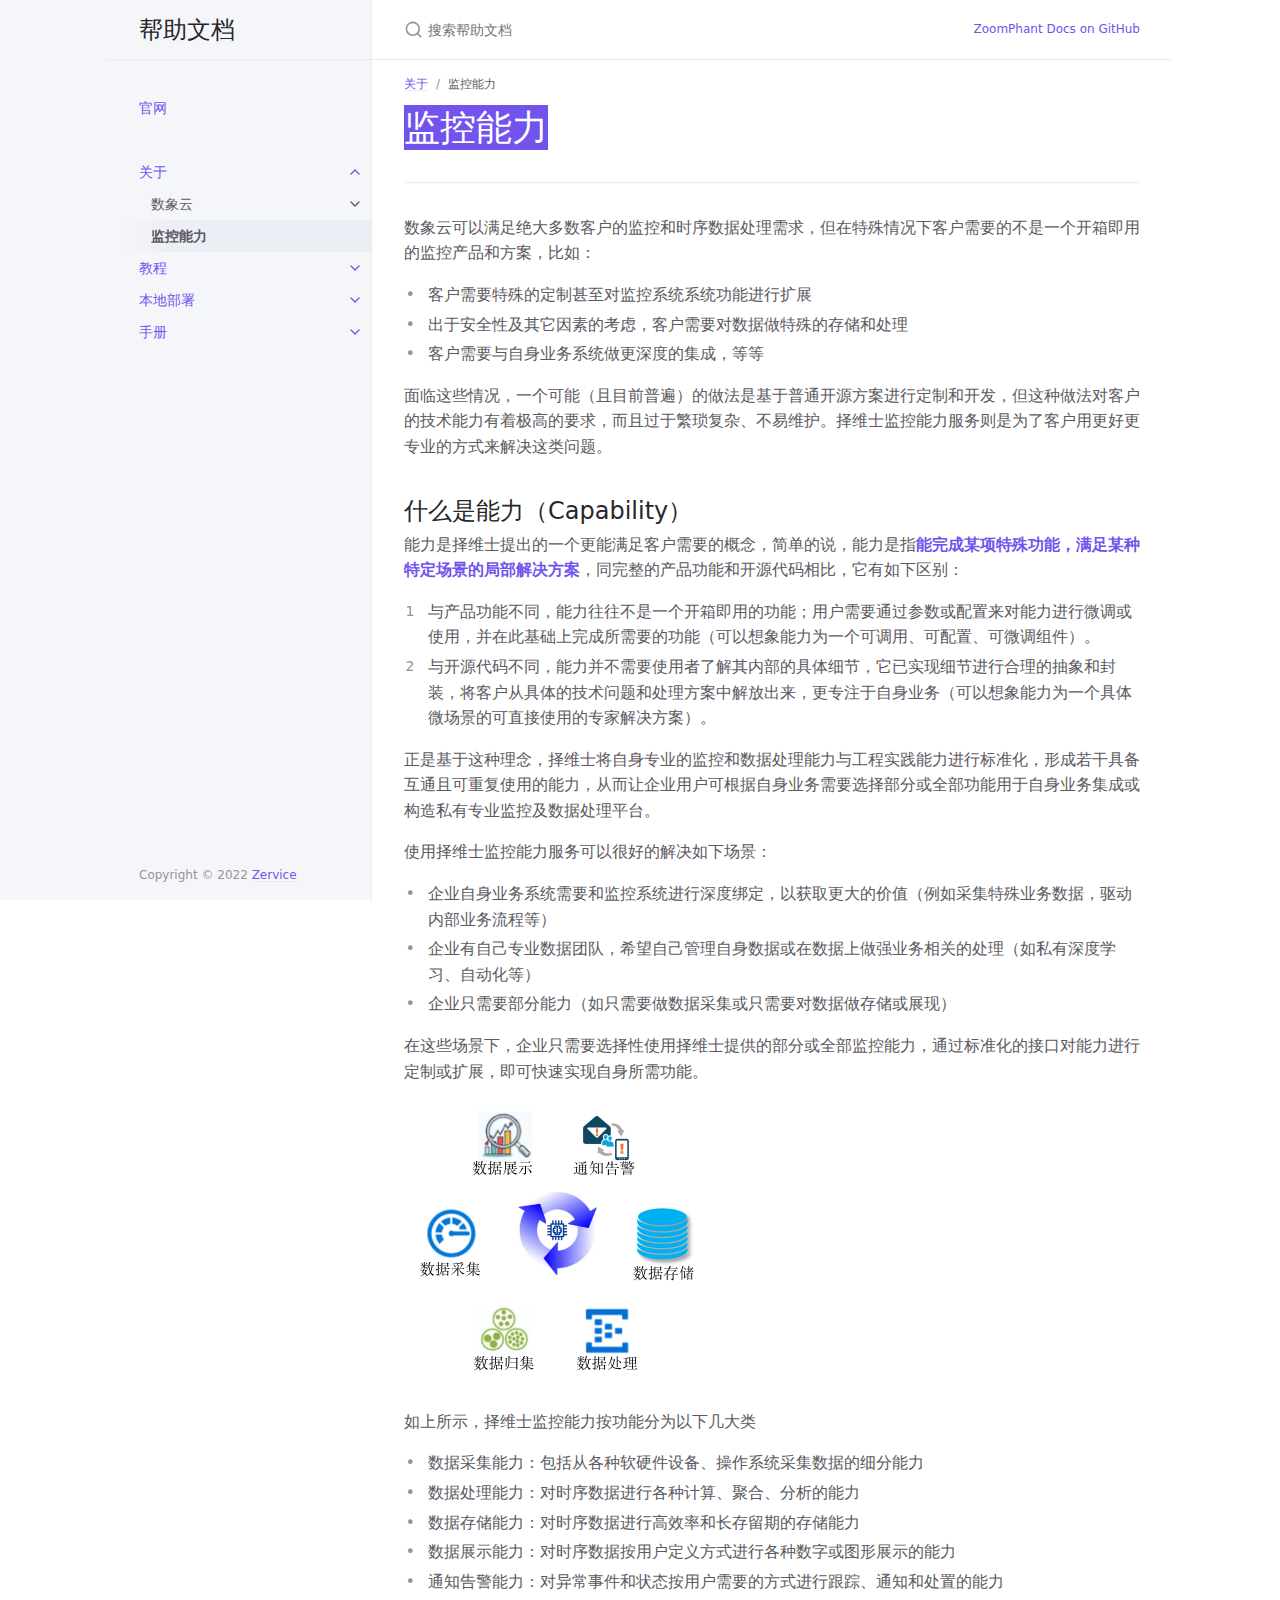
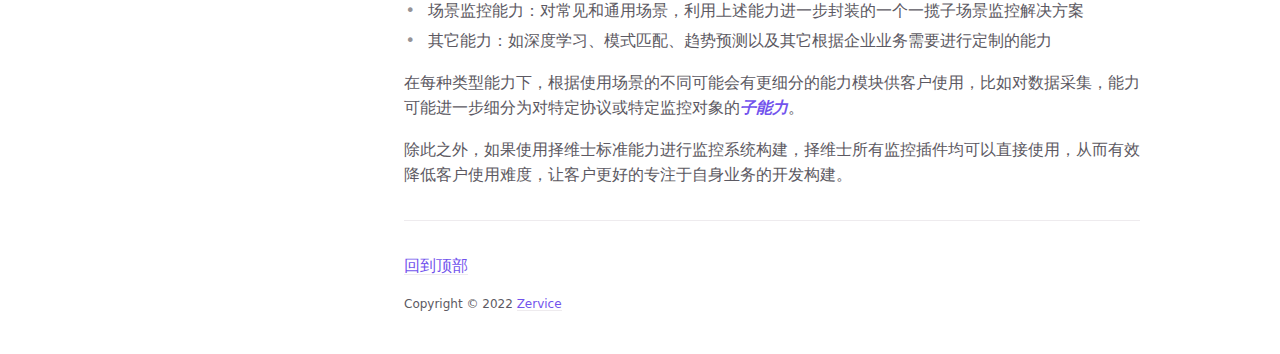
<file: docs/about/caps/index.html>
<!DOCTYPE html><html lang="en-US"><head><meta charset="UTF-8"><meta http-equiv="X-UA-Compatible" content="IE=Edge"><link rel="shortcut icon" href="/favicon.ico" type="image/x-icon"><link rel="stylesheet" href="/assets/css/just-the-docs-default.css"> <script type="text/javascript" src="/assets/js/just-the-docs.js"></script><meta name="viewport" content="width=device-width, initial-scale=1"><title>监控能力 | 数象智云帮助文档</title><meta name="generator" content="Jekyll v4.2.2" /><meta property="og:title" content="监控能力" /><meta property="og:locale" content="en_US" /><meta name="description" content="How to use ZoomPhant Platform to solve all your monitoring problems" /><meta property="og:description" content="How to use ZoomPhant Platform to solve all your monitoring problems" /><link rel="canonical" href="/docs/about/caps/" /><meta property="og:url" content="/docs/about/caps/" /><meta property="og:site_name" content="数象智云帮助文档" /><meta property="og:type" content="website" /><meta name="twitter:card" content="summary" /><meta property="twitter:title" content="监控能力" /> <script type="application/ld+json"> {"@context":"https://schema.org","@type":"WebPage","description":"How to use ZoomPhant Platform to solve all your monitoring problems","headline":"监控能力","url":"/docs/about/caps/"}</script><body> <svg xmlns="http://www.w3.org/2000/svg" style="display: none;"> <symbol id="svg-link" viewBox="0 0 24 24"><title>Link</title><svg xmlns="http://www.w3.org/2000/svg" width="24" height="24" viewBox="0 0 24 24" fill="none" stroke="currentColor" stroke-width="2" stroke-linecap="round" stroke-linejoin="round" class="feather feather-link"><path d="M10 13a5 5 0 0 0 7.54.54l3-3a5 5 0 0 0-7.07-7.07l-1.72 1.71"></path><path d="M14 11a5 5 0 0 0-7.54-.54l-3 3a5 5 0 0 0 7.07 7.07l1.71-1.71"></path> </svg> </symbol> <symbol id="svg-search" viewBox="0 0 24 24"><title>搜索</title><svg xmlns="http://www.w3.org/2000/svg" width="24" height="24" viewBox="0 0 24 24" fill="none" stroke="currentColor" stroke-width="2" stroke-linecap="round" stroke-linejoin="round" class="feather feather-search"> <circle cx="11" cy="11" r="8"></circle><line x1="21" y1="21" x2="16.65" y2="16.65"></line> </svg> </symbol> <symbol id="svg-menu" viewBox="0 0 24 24"><title>Menu</title><svg xmlns="http://www.w3.org/2000/svg" width="24" height="24" viewBox="0 0 24 24" fill="none" stroke="currentColor" stroke-width="2" stroke-linecap="round" stroke-linejoin="round" class="feather feather-menu"><line x1="3" y1="12" x2="21" y2="12"></line><line x1="3" y1="6" x2="21" y2="6"></line><line x1="3" y1="18" x2="21" y2="18"></line> </svg> </symbol> <symbol id="svg-arrow-right" viewBox="0 0 24 24"><title>Expand</title><svg xmlns="http://www.w3.org/2000/svg" width="24" height="24" viewBox="0 0 24 24" fill="none" stroke="currentColor" stroke-width="2" stroke-linecap="round" stroke-linejoin="round" class="feather feather-chevron-right"><polyline points="9 18 15 12 9 6"></polyline> </svg> </symbol> <symbol id="svg-doc" viewBox="0 0 24 24"><title>Document</title><svg xmlns="http://www.w3.org/2000/svg" width="24" height="24" viewBox="0 0 24 24" fill="none" stroke="currentColor" stroke-width="2" stroke-linecap="round" stroke-linejoin="round" class="feather feather-file"><path d="M13 2H6a2 2 0 0 0-2 2v16a2 2 0 0 0 2 2h12a2 2 0 0 0 2-2V9z"></path><polyline points="13 2 13 9 20 9"></polyline> </svg> </symbol> </svg><div class="side-bar"><div class="site-header"> <a href="/" class="site-title lh-tight"> 帮助文档 </a> <a href="#" id="menu-button" class="site-button"> <svg viewBox="0 0 24 24" class="icon"><use xlink:href="#svg-menu"></use></svg> </a></div><nav role="navigation" aria-label="Main" id="site-nav" class="site-nav"><ul class="nav-list"><li class="nav-list-item"><a href="/" class="nav-list-link">官网</a><li class="nav-list-item active"><a href="#" class="nav-list-expander"><svg viewBox="0 0 24 24"><use xlink:href="#svg-arrow-right"></use></svg></a><a href="/docs/" class="nav-list-link">关于</a><ul class="nav-list "><li class="nav-list-item "><a href="#" class="nav-list-expander"><svg viewBox="0 0 24 24"><use xlink:href="#svg-arrow-right"></use></svg></a><a href="/docs/about/zp/" class="nav-list-link">数象云</a><ul class="nav-list"><li class="nav-list-item "> <a href="/docs/about/zp/10spm/" class="nav-list-link">服务性能监控（SPM）</a><li class="nav-list-item "> <a href="/docs/about/zp/20tm/" class="nav-list-link">完全监控（TM）</a></ul><li class="nav-list-item active"><a href="/docs/about/caps/" class="nav-list-link active">监控能力</a></ul><li class="nav-list-item"><a href="#" class="nav-list-expander"><svg viewBox="0 0 24 24"><use xlink:href="#svg-arrow-right"></use></svg></a><a href="/docs/tutorial/" class="nav-list-link">教程</a><ul class="nav-list "><li class="nav-list-item "><a href="#" class="nav-list-expander"><svg viewBox="0 0 24 24"><use xlink:href="#svg-arrow-right"></use></svg></a><a href="/docs/tutorial/account/" class="nav-list-link">自助创建账户</a><ul class="nav-list"><li class="nav-list-item "> <a href="/docs/tutorial/account/account-setting/" class="nav-list-link">账户设置</a></ul><li class="nav-list-item "><a href="#" class="nav-list-expander"><svg viewBox="0 0 24 24"><use xlink:href="#svg-arrow-right"></use></svg></a><a href="/docs/tutorial/first/" class="nav-list-link">第一个监控</a><ul class="nav-list"><li class="nav-list-item "> <a href="/docs/tutorial/first/spm/" class="nav-list-link">第一个服务监控</a><li class="nav-list-item "> <a href="/docs/tutorial/first/host/" class="nav-list-link">第一个主机监控</a><li class="nav-list-item "> <a href="/docs/tutorial/first/kubernetes/" class="nav-list-link">第一个集群监控</a></ul><li class="nav-list-item "><a href="#" class="nav-list-expander"><svg viewBox="0 0 24 24"><use xlink:href="#svg-arrow-right"></use></svg></a><a href="/docs/tutorial/spm/" class="nav-list-link">服务性能监控(SPM)</a><ul class="nav-list"><li class="nav-list-item "> <a href="/docs/tutorial/spm/01-create-spm/" class="nav-list-link">创建服务性能监控(SPM)</a><li class="nav-list-item "> <a href="/docs/tutorial/spm/02-spm-overview/" class="nav-list-link">服务概览</a><li class="nav-list-item "> <a href="/docs/tutorial/spm/03-spm-user/" class="nav-list-link">用户体验</a><li class="nav-list-item "> <a href="/docs/tutorial/spm/04-spm-funcs/" class="nav-list-link">功能巡检</a><li class="nav-list-item "> <a href="/docs/tutorial/spm/05-spm-security/" class="nav-list-link">服务安全</a><li class="nav-list-item "> <a href="/docs/tutorial/spm/06-spm-locs/" class="nav-list-link">监测位置</a><li class="nav-list-item "> <a href="/docs/tutorial/spm/07-spm-events/" class="nav-list-link">服务事件</a><li class="nav-list-item "> <a href="/docs/tutorial/spm/10-spm-telemetry/" class="nav-list-link">管理功能巡检</a></ul><li class="nav-list-item "><a href="/docs/tutorial/concepts/" class="nav-list-link">理解服务监控相关概念</a><li class="nav-list-item "><a href="#" class="nav-list-expander"><svg viewBox="0 0 24 24"><use xlink:href="#svg-arrow-right"></use></svg></a><a href="/docs/tutorial/tm/" class="nav-list-link">完全监控(TM)</a><ul class="nav-list"><li class="nav-list-item "> <a href="/docs/tutorial/tm/01-install-collector/" class="nav-list-link">创建采集器</a><li class="nav-list-item "> <a href="/docs/tutorial/tm/02-manage-instance/" class="nav-list-link">监控实例</a><li class="nav-list-item "> <a href="/docs/tutorial/tm/02-manage-instance-01-add-host/" class="nav-list-link">· 添加主机监控实例</a><li class="nav-list-item "> <a href="/docs/tutorial/tm/02-manage-instance-02-add-switch/" class="nav-list-link">· 添加交换机路由器监控实例</a><li class="nav-list-item "> <a href="/docs/tutorial/tm/02-manage-instance-03-add-portcheck/" class="nav-list-link">· 添加TCP端口监控实例</a><li class="nav-list-item "> <a href="/docs/tutorial/tm/02-manage-instance-04-add-httpcheck/" class="nav-list-link">· 添加HTTP服务监控实例</a><li class="nav-list-item "> <a href="/docs/tutorial/tm/03-view-data-and-alerting/" class="nav-list-link">查看数据与告警</a><li class="nav-list-item "> <a href="/docs/tutorial/tm/dashboard/" class="nav-list-link">用户面板</a></ul><li class="nav-list-item "><a href="#" class="nav-list-expander"><svg viewBox="0 0 24 24"><use xlink:href="#svg-arrow-right"></use></svg></a><a href="/docs/tutorial/configurations/" class="nav-list-link">配置管理</a><ul class="nav-list"><li class="nav-list-item "> <a href="/docs/tutorial/configurations/10normal/" class="nav-list-link">通用配置</a><li class="nav-list-item "> <a href="/docs/tutorial/configurations/20smtp/" class="nav-list-link">SMTP配置</a><li class="nav-list-item "> <a href="/docs/tutorial/configurations/30dingding/" class="nav-list-link">钉钉通知</a></ul><li class="nav-list-item "><a href="#" class="nav-list-expander"><svg viewBox="0 0 24 24"><use xlink:href="#svg-arrow-right"></use></svg></a><a href="/docs/tutorial/alert/" class="nav-list-link">异常告警</a><ul class="nav-list"><li class="nav-list-item "> <a href="/docs/tutorial/alert/10-alert-channel/" class="nav-list-link">通知渠道</a><li class="nav-list-item "> <a href="/docs/tutorial/alert/20-spm-alert/" class="nav-list-link">服务性能监控告警</a><li class="nav-list-item "> <a href="/docs/tutorial/alert/30-tm-alert/" class="nav-list-link">全面监控告警</a><li class="nav-list-item "> <a href="/docs/tutorial/alert/40-alert-list/" class="nav-list-link">告警规则管理</a><li class="nav-list-item "> <a href="/docs/tutorial/alert/50-view-alert/" class="nav-list-link">异常告警查看</a></ul></ul><li class="nav-list-item"><a href="#" class="nav-list-expander"><svg viewBox="0 0 24 24"><use xlink:href="#svg-arrow-right"></use></svg></a><a href="/docs/deployment/" class="nav-list-link">本地部署</a><ul class="nav-list "><li class="nav-list-item "><a href="/docs/deployment/docker/" class="nav-list-link">部署说明</a><li class="nav-list-item "><a href="/docs/deployment/docker/setup/" class="nav-list-link">初始配置</a></ul><li class="nav-list-item"><a href="#" class="nav-list-expander"><svg viewBox="0 0 24 24"><use xlink:href="#svg-arrow-right"></use></svg></a><a href="/docs/manual/" class="nav-list-link">手册</a><ul class="nav-list "><li class="nav-list-item "><a href="#" class="nav-list-expander"><svg viewBox="0 0 24 24"><use xlink:href="#svg-arrow-right"></use></svg></a><a href="/docs/manual/log/" class="nav-list-link">日志监控</a><ul class="nav-list"><li class="nav-list-item "> <a href="/docs/manual/log/syntax/" class="nav-list-link">查询语法</a><li class="nav-list-item "> <a href="/docs/manual/log/usecase/" class="nav-list-link">使用案例</a><li class="nav-list-item "> <a href="/docs/manual/log/add/" class="nav-list-link">添加日志监控</a></ul><li class="nav-list-item "><a href="#" class="nav-list-expander"><svg viewBox="0 0 24 24"><use xlink:href="#svg-arrow-right"></use></svg></a><a href="/docs/manual/prometheus/" class="nav-list-link">Prometheus插件</a><ul class="nav-list"><li class="nav-list-item "> <a href="/docs/manual/prometheus/prom/" class="nav-list-link">创建Prometheus插件</a><li class="nav-list-item "> <a href="/docs/manual/prometheus/grafana/" class="nav-list-link">导入Grafana面板</a><li class="nav-list-item "> <a href="/docs/manual/prometheus/labels/" class="nav-list-link">关于标签</a></ul><li class="nav-list-item "><a href="#" class="nav-list-expander"><svg viewBox="0 0 24 24"><use xlink:href="#svg-arrow-right"></use></svg></a><a href="/docs/manual/proxmox/" class="nav-list-link">ProxmoxVE监控</a><ul class="nav-list"><li class="nav-list-item "> <a href="/docs/manual/proxmox/install/" class="nav-list-link">添加监控</a><li class="nav-list-item "> <a href="/docs/manual/proxmox/diagrams/" class="nav-list-link">查看图标</a></ul></ul></ul></nav><footer class="site-footer"> Copyright &copy; 2022 <a href="https://www.zervice.cn">Zervice</a></footer></div><div class="main" id="top"><div id="main-header" class="main-header"><div class="search"><div class="search-input-wrap"> <input type="text" id="search-input" class="search-input" tabindex="0" placeholder="搜索帮助文档" aria-label="搜索帮助文档" autocomplete="off"> <label for="search-input" class="search-label"><svg viewBox="0 0 24 24" class="search-icon"><use xlink:href="#svg-search"></use></svg></label></div><div id="search-results" class="search-results"></div></div><nav aria-label="Auxiliary" class="aux-nav"><ul class="aux-nav-list"><li class="aux-nav-list-item"> <a href="//github.com/ZoomPhant/Docs" class="site-button" > ZoomPhant Docs on GitHub </a></ul></nav></div><div id="main-content-wrap" class="main-content-wrap"><nav aria-label="Breadcrumb" class="breadcrumb-nav"><ol class="breadcrumb-nav-list"><li class="breadcrumb-nav-list-item"><a href="/docs/">关于</a><li class="breadcrumb-nav-list-item"><span>监控能力</span></ol></nav><div id="main-content" class="main-content" role="main"><h1 class="header" id="监控能力"> <a href="#监控能力" class="anchor-heading" aria-labelledby="监控能力"><svg viewBox="0 0 16 16" aria-hidden="true"><use xlink:href="#svg-link"></use></svg></a> 监控能力</h1><hr /><p>数象云可以满足绝大多数客户的监控和时序数据处理需求，但在特殊情况下客户需要的不是一个开箱即用的监控产品和方案，比如：</p><ul><li>客户需要特殊的定制甚至对监控系统系统功能进行扩展<li>出于安全性及其它因素的考虑，客户需要对数据做特殊的存储和处理<li>客户需要与自身业务系统做更深度的集成，等等</ul><p>面临这些情况，一个可能（且目前普遍）的做法是基于普通开源方案进行定制和开发，但这种做法对客户的技术能力有着极高的要求，而且过于繁琐复杂、不易维护。择维士监控能力服务则是为了客户用更好更专业的方式来解决这类问题。</p><h2 id="什么是能力capability"> <a href="#什么是能力capability" class="anchor-heading" aria-labelledby="什么是能力capability"><svg viewBox="0 0 16 16" aria-hidden="true"><use xlink:href="#svg-link"></use></svg></a> 什么是能力（Capability）</h2><p>能力是择维士提出的一个更能满足客户需要的概念，简单的说，能力是指<strong>能完成某项特殊功能，满足某种特定场景的局部解决方案</strong>，同完整的产品功能和开源代码相比，它有如下区别：</p><ol><li>与产品功能不同，能力往往不是一个开箱即用的功能；用户需要通过参数或配置来对能力进行微调或使用，并在此基础上完成所需要的功能（可以想象能力为一个可调用、可配置、可微调组件）。<li>与开源代码不同，能力并不需要使用者了解其内部的具体细节，它已实现细节进行合理的抽象和封装，将客户从具体的技术问题和处理方案中解放出来，更专注于自身业务（可以想象能力为一个具体微场景的可直接使用的专家解决方案）。</ol><p>正是基于这种理念，择维士将自身专业的监控和数据处理能力与工程实践能力进行标准化，形成若干具备互通且可重复使用的能力，从而让企业用户可根据自身业务需要选择部分或全部功能用于自身业务集成或构造私有专业监控及数据处理平台。</p><p>使用择维士监控能力服务可以很好的解决如下场景：</p><ul><li>企业自身业务系统需要和监控系统进行深度绑定，以获取更大的价值（例如采集特殊业务数据，驱动内部业务流程等）<li>企业有自己专业数据团队，希望自己管理自身数据或在数据上做强业务相关的处理（如私有深度学习、自动化等）<li>企业只需要部分能力（如只需要做数据采集或只需要对数据做存储或展现）</ul><p>在这些场景下，企业只需要选择性使用择维士提供的部分或全部监控能力，通过标准化的接口对能力进行定制或扩展，即可快速实现自身所需功能。</p><p><img src="/assets/images/about/cap.png" alt="cap.png" /></p><p>如上所示，择维士监控能力按功能分为以下几大类</p><ul><li>数据采集能力：包括从各种软硬件设备、操作系统采集数据的细分能力<li>数据处理能力：对时序数据进行各种计算、聚合、分析的能力<li>数据存储能力：对时序数据进行高效率和长存留期的存储能力<li>数据展示能力：对时序数据按用户定义方式进行各种数字或图形展示的能力<li>通知告警能力：对异常事件和状态按用户需要的方式进行跟踪、通知和处置的能力<li>场景监控能力：对常见和通用场景，利用上述能力进一步封装的一个一揽子场景监控解决方案<li>其它能力：如深度学习、模式匹配、趋势预测以及其它根据企业业务需要进行定制的能力</ul><p>在每种类型能力下，根据使用场景的不同可能会有更细分的能力模块供客户使用，比如对数据采集，能力可能进一步细分为对特定协议或特定监控对象的<strong><em>子能力</em></strong>。</p><p>除此之外，如果使用择维士标准能力进行监控系统构建，择维士所有监控插件均可以直接使用，从而有效降低客户使用难度，让客户更好的专注于自身业务的开发构建。</p><hr><footer><p><a href="#top" id="back-to-top">回到顶部</a></p><p class="text-small text-grey-dk-100 mb-0">Copyright &copy; 2022 <a href="https://www.zervice.cn">Zervice</a></p><div class="d-flex mt-2"></div></footer></div></div><div class="search-overlay"></div></div>
</file>
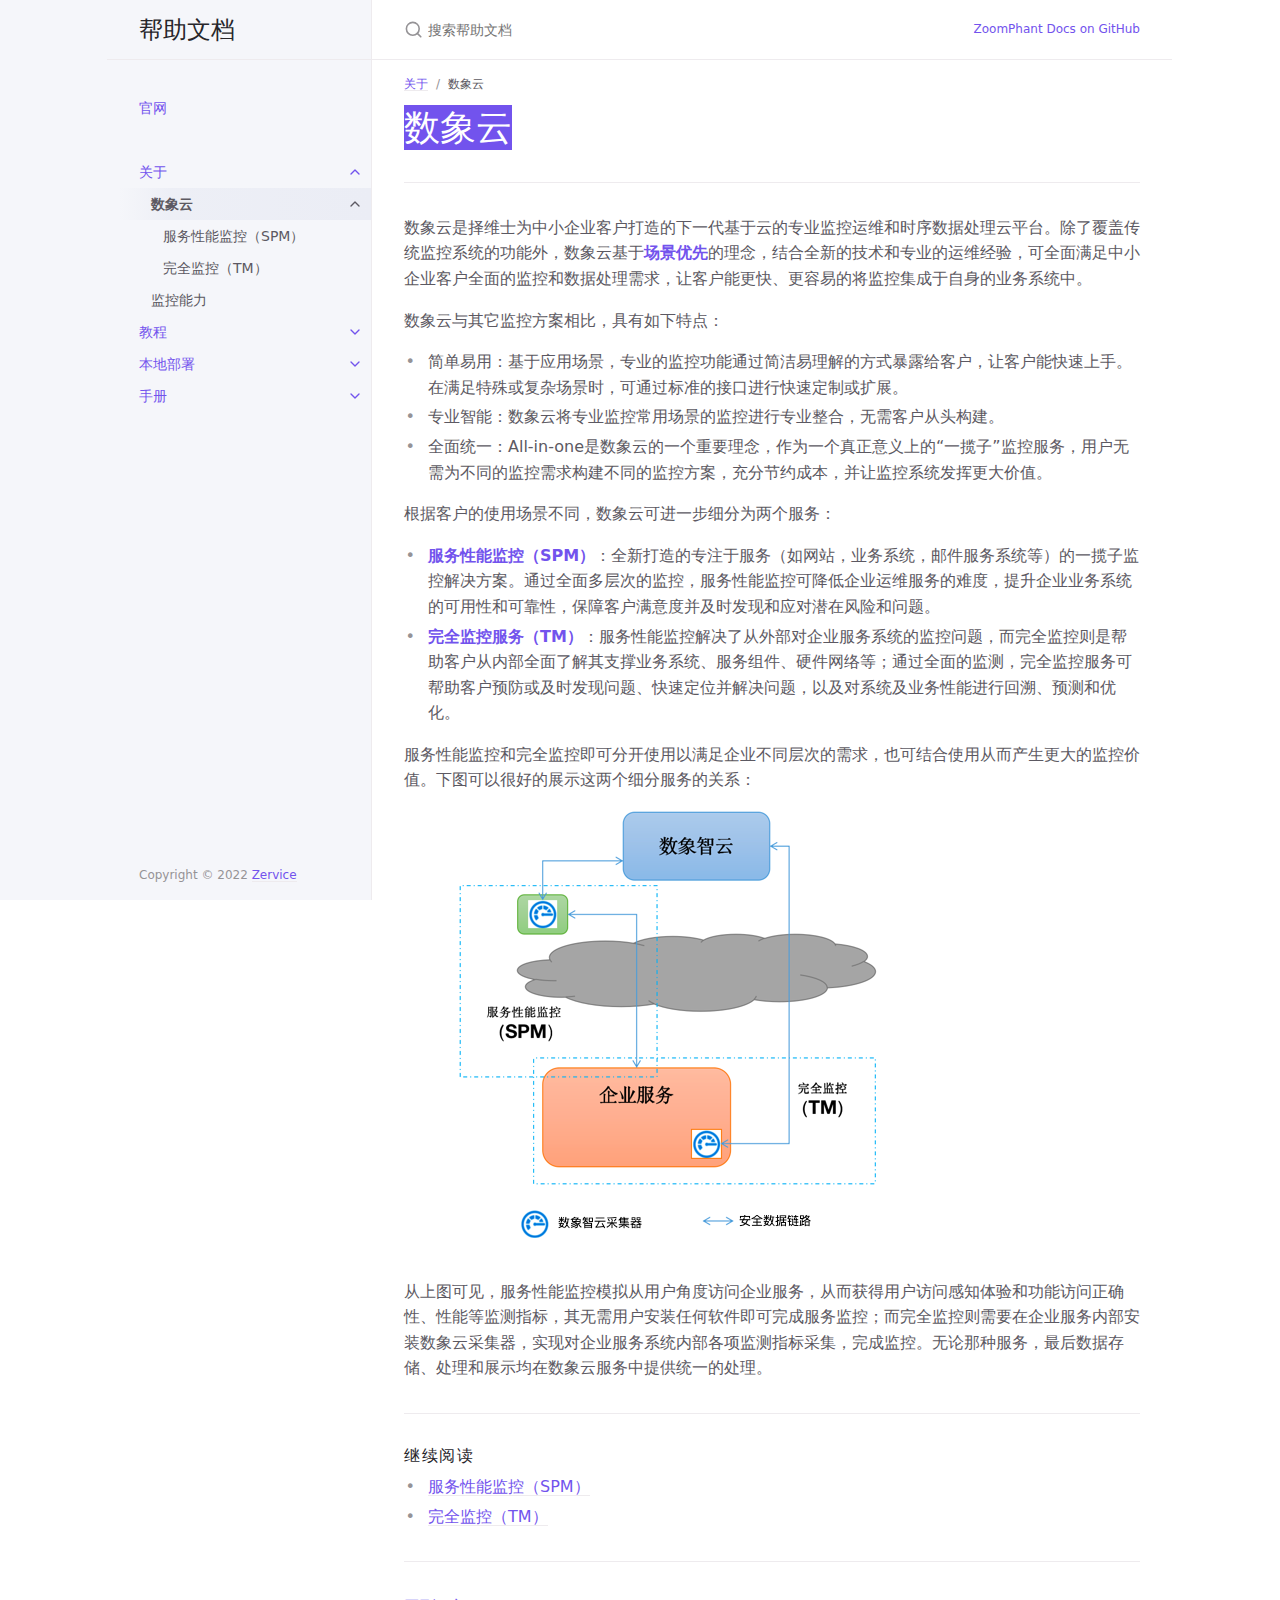
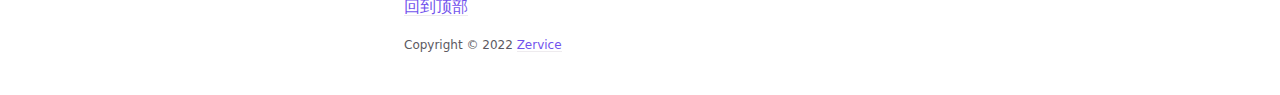
<file: docs/about/zp/index.html>
<!DOCTYPE html><html lang="en-US"><head><meta charset="UTF-8"><meta http-equiv="X-UA-Compatible" content="IE=Edge"><link rel="shortcut icon" href="/favicon.ico" type="image/x-icon"><link rel="stylesheet" href="/assets/css/just-the-docs-default.css"> <script type="text/javascript" src="/assets/js/just-the-docs.js"></script><meta name="viewport" content="width=device-width, initial-scale=1"><title>数象云 | 数象智云帮助文档</title><meta name="generator" content="Jekyll v4.2.2" /><meta property="og:title" content="数象云" /><meta property="og:locale" content="en_US" /><meta name="description" content="How to use ZoomPhant Platform to solve all your monitoring problems" /><meta property="og:description" content="How to use ZoomPhant Platform to solve all your monitoring problems" /><link rel="canonical" href="/docs/about/zp/" /><meta property="og:url" content="/docs/about/zp/" /><meta property="og:site_name" content="数象智云帮助文档" /><meta property="og:type" content="website" /><meta name="twitter:card" content="summary" /><meta property="twitter:title" content="数象云" /> <script type="application/ld+json"> {"@context":"https://schema.org","@type":"WebPage","description":"How to use ZoomPhant Platform to solve all your monitoring problems","headline":"数象云","url":"/docs/about/zp/"}</script><body> <svg xmlns="http://www.w3.org/2000/svg" style="display: none;"> <symbol id="svg-link" viewBox="0 0 24 24"><title>Link</title><svg xmlns="http://www.w3.org/2000/svg" width="24" height="24" viewBox="0 0 24 24" fill="none" stroke="currentColor" stroke-width="2" stroke-linecap="round" stroke-linejoin="round" class="feather feather-link"><path d="M10 13a5 5 0 0 0 7.54.54l3-3a5 5 0 0 0-7.07-7.07l-1.72 1.71"></path><path d="M14 11a5 5 0 0 0-7.54-.54l-3 3a5 5 0 0 0 7.07 7.07l1.71-1.71"></path> </svg> </symbol> <symbol id="svg-search" viewBox="0 0 24 24"><title>搜索</title><svg xmlns="http://www.w3.org/2000/svg" width="24" height="24" viewBox="0 0 24 24" fill="none" stroke="currentColor" stroke-width="2" stroke-linecap="round" stroke-linejoin="round" class="feather feather-search"> <circle cx="11" cy="11" r="8"></circle><line x1="21" y1="21" x2="16.65" y2="16.65"></line> </svg> </symbol> <symbol id="svg-menu" viewBox="0 0 24 24"><title>Menu</title><svg xmlns="http://www.w3.org/2000/svg" width="24" height="24" viewBox="0 0 24 24" fill="none" stroke="currentColor" stroke-width="2" stroke-linecap="round" stroke-linejoin="round" class="feather feather-menu"><line x1="3" y1="12" x2="21" y2="12"></line><line x1="3" y1="6" x2="21" y2="6"></line><line x1="3" y1="18" x2="21" y2="18"></line> </svg> </symbol> <symbol id="svg-arrow-right" viewBox="0 0 24 24"><title>Expand</title><svg xmlns="http://www.w3.org/2000/svg" width="24" height="24" viewBox="0 0 24 24" fill="none" stroke="currentColor" stroke-width="2" stroke-linecap="round" stroke-linejoin="round" class="feather feather-chevron-right"><polyline points="9 18 15 12 9 6"></polyline> </svg> </symbol> <symbol id="svg-doc" viewBox="0 0 24 24"><title>Document</title><svg xmlns="http://www.w3.org/2000/svg" width="24" height="24" viewBox="0 0 24 24" fill="none" stroke="currentColor" stroke-width="2" stroke-linecap="round" stroke-linejoin="round" class="feather feather-file"><path d="M13 2H6a2 2 0 0 0-2 2v16a2 2 0 0 0 2 2h12a2 2 0 0 0 2-2V9z"></path><polyline points="13 2 13 9 20 9"></polyline> </svg> </symbol> </svg><div class="side-bar"><div class="site-header"> <a href="/" class="site-title lh-tight"> 帮助文档 </a> <a href="#" id="menu-button" class="site-button"> <svg viewBox="0 0 24 24" class="icon"><use xlink:href="#svg-menu"></use></svg> </a></div><nav role="navigation" aria-label="Main" id="site-nav" class="site-nav"><ul class="nav-list"><li class="nav-list-item"><a href="/" class="nav-list-link">官网</a><li class="nav-list-item active"><a href="#" class="nav-list-expander"><svg viewBox="0 0 24 24"><use xlink:href="#svg-arrow-right"></use></svg></a><a href="/docs/" class="nav-list-link">关于</a><ul class="nav-list "><li class="nav-list-item active"><a href="#" class="nav-list-expander"><svg viewBox="0 0 24 24"><use xlink:href="#svg-arrow-right"></use></svg></a><a href="/docs/about/zp/" class="nav-list-link active">数象云</a><ul class="nav-list"><li class="nav-list-item "> <a href="/docs/about/zp/10spm/" class="nav-list-link">服务性能监控（SPM）</a><li class="nav-list-item "> <a href="/docs/about/zp/20tm/" class="nav-list-link">完全监控（TM）</a></ul><li class="nav-list-item "><a href="/docs/about/caps/" class="nav-list-link">监控能力</a></ul><li class="nav-list-item"><a href="#" class="nav-list-expander"><svg viewBox="0 0 24 24"><use xlink:href="#svg-arrow-right"></use></svg></a><a href="/docs/tutorial/" class="nav-list-link">教程</a><ul class="nav-list "><li class="nav-list-item "><a href="#" class="nav-list-expander"><svg viewBox="0 0 24 24"><use xlink:href="#svg-arrow-right"></use></svg></a><a href="/docs/tutorial/account/" class="nav-list-link">自助创建账户</a><ul class="nav-list"><li class="nav-list-item "> <a href="/docs/tutorial/account/account-setting/" class="nav-list-link">账户设置</a></ul><li class="nav-list-item "><a href="#" class="nav-list-expander"><svg viewBox="0 0 24 24"><use xlink:href="#svg-arrow-right"></use></svg></a><a href="/docs/tutorial/first/" class="nav-list-link">第一个监控</a><ul class="nav-list"><li class="nav-list-item "> <a href="/docs/tutorial/first/spm/" class="nav-list-link">第一个服务监控</a><li class="nav-list-item "> <a href="/docs/tutorial/first/host/" class="nav-list-link">第一个主机监控</a><li class="nav-list-item "> <a href="/docs/tutorial/first/kubernetes/" class="nav-list-link">第一个集群监控</a></ul><li class="nav-list-item "><a href="#" class="nav-list-expander"><svg viewBox="0 0 24 24"><use xlink:href="#svg-arrow-right"></use></svg></a><a href="/docs/tutorial/spm/" class="nav-list-link">服务性能监控(SPM)</a><ul class="nav-list"><li class="nav-list-item "> <a href="/docs/tutorial/spm/01-create-spm/" class="nav-list-link">创建服务性能监控(SPM)</a><li class="nav-list-item "> <a href="/docs/tutorial/spm/02-spm-overview/" class="nav-list-link">服务概览</a><li class="nav-list-item "> <a href="/docs/tutorial/spm/03-spm-user/" class="nav-list-link">用户体验</a><li class="nav-list-item "> <a href="/docs/tutorial/spm/04-spm-funcs/" class="nav-list-link">功能巡检</a><li class="nav-list-item "> <a href="/docs/tutorial/spm/05-spm-security/" class="nav-list-link">服务安全</a><li class="nav-list-item "> <a href="/docs/tutorial/spm/06-spm-locs/" class="nav-list-link">监测位置</a><li class="nav-list-item "> <a href="/docs/tutorial/spm/07-spm-events/" class="nav-list-link">服务事件</a><li class="nav-list-item "> <a href="/docs/tutorial/spm/10-spm-telemetry/" class="nav-list-link">管理功能巡检</a></ul><li class="nav-list-item "><a href="/docs/tutorial/concepts/" class="nav-list-link">理解服务监控相关概念</a><li class="nav-list-item "><a href="#" class="nav-list-expander"><svg viewBox="0 0 24 24"><use xlink:href="#svg-arrow-right"></use></svg></a><a href="/docs/tutorial/tm/" class="nav-list-link">完全监控(TM)</a><ul class="nav-list"><li class="nav-list-item "> <a href="/docs/tutorial/tm/01-install-collector/" class="nav-list-link">创建采集器</a><li class="nav-list-item "> <a href="/docs/tutorial/tm/02-manage-instance/" class="nav-list-link">监控实例</a><li class="nav-list-item "> <a href="/docs/tutorial/tm/02-manage-instance-01-add-host/" class="nav-list-link">· 添加主机监控实例</a><li class="nav-list-item "> <a href="/docs/tutorial/tm/02-manage-instance-02-add-switch/" class="nav-list-link">· 添加交换机路由器监控实例</a><li class="nav-list-item "> <a href="/docs/tutorial/tm/02-manage-instance-03-add-portcheck/" class="nav-list-link">· 添加TCP端口监控实例</a><li class="nav-list-item "> <a href="/docs/tutorial/tm/02-manage-instance-04-add-httpcheck/" class="nav-list-link">· 添加HTTP服务监控实例</a><li class="nav-list-item "> <a href="/docs/tutorial/tm/03-view-data-and-alerting/" class="nav-list-link">查看数据与告警</a><li class="nav-list-item "> <a href="/docs/tutorial/tm/dashboard/" class="nav-list-link">用户面板</a></ul><li class="nav-list-item "><a href="#" class="nav-list-expander"><svg viewBox="0 0 24 24"><use xlink:href="#svg-arrow-right"></use></svg></a><a href="/docs/tutorial/configurations/" class="nav-list-link">配置管理</a><ul class="nav-list"><li class="nav-list-item "> <a href="/docs/tutorial/configurations/10normal/" class="nav-list-link">通用配置</a><li class="nav-list-item "> <a href="/docs/tutorial/configurations/20smtp/" class="nav-list-link">SMTP配置</a><li class="nav-list-item "> <a href="/docs/tutorial/configurations/30dingding/" class="nav-list-link">钉钉通知</a></ul><li class="nav-list-item "><a href="#" class="nav-list-expander"><svg viewBox="0 0 24 24"><use xlink:href="#svg-arrow-right"></use></svg></a><a href="/docs/tutorial/alert/" class="nav-list-link">异常告警</a><ul class="nav-list"><li class="nav-list-item "> <a href="/docs/tutorial/alert/10-alert-channel/" class="nav-list-link">通知渠道</a><li class="nav-list-item "> <a href="/docs/tutorial/alert/20-spm-alert/" class="nav-list-link">服务性能监控告警</a><li class="nav-list-item "> <a href="/docs/tutorial/alert/30-tm-alert/" class="nav-list-link">全面监控告警</a><li class="nav-list-item "> <a href="/docs/tutorial/alert/40-alert-list/" class="nav-list-link">告警规则管理</a><li class="nav-list-item "> <a href="/docs/tutorial/alert/50-view-alert/" class="nav-list-link">异常告警查看</a></ul></ul><li class="nav-list-item"><a href="#" class="nav-list-expander"><svg viewBox="0 0 24 24"><use xlink:href="#svg-arrow-right"></use></svg></a><a href="/docs/deployment/" class="nav-list-link">本地部署</a><ul class="nav-list "><li class="nav-list-item "><a href="/docs/deployment/docker/" class="nav-list-link">部署说明</a><li class="nav-list-item "><a href="/docs/deployment/docker/setup/" class="nav-list-link">初始配置</a></ul><li class="nav-list-item"><a href="#" class="nav-list-expander"><svg viewBox="0 0 24 24"><use xlink:href="#svg-arrow-right"></use></svg></a><a href="/docs/manual/" class="nav-list-link">手册</a><ul class="nav-list "><li class="nav-list-item "><a href="#" class="nav-list-expander"><svg viewBox="0 0 24 24"><use xlink:href="#svg-arrow-right"></use></svg></a><a href="/docs/manual/log/" class="nav-list-link">日志监控</a><ul class="nav-list"><li class="nav-list-item "> <a href="/docs/manual/log/syntax/" class="nav-list-link">查询语法</a><li class="nav-list-item "> <a href="/docs/manual/log/usecase/" class="nav-list-link">使用案例</a><li class="nav-list-item "> <a href="/docs/manual/log/add/" class="nav-list-link">添加日志监控</a></ul><li class="nav-list-item "><a href="#" class="nav-list-expander"><svg viewBox="0 0 24 24"><use xlink:href="#svg-arrow-right"></use></svg></a><a href="/docs/manual/prometheus/" class="nav-list-link">Prometheus插件</a><ul class="nav-list"><li class="nav-list-item "> <a href="/docs/manual/prometheus/prom/" class="nav-list-link">创建Prometheus插件</a><li class="nav-list-item "> <a href="/docs/manual/prometheus/grafana/" class="nav-list-link">导入Grafana面板</a><li class="nav-list-item "> <a href="/docs/manual/prometheus/labels/" class="nav-list-link">关于标签</a></ul><li class="nav-list-item "><a href="#" class="nav-list-expander"><svg viewBox="0 0 24 24"><use xlink:href="#svg-arrow-right"></use></svg></a><a href="/docs/manual/proxmox/" class="nav-list-link">ProxmoxVE监控</a><ul class="nav-list"><li class="nav-list-item "> <a href="/docs/manual/proxmox/install/" class="nav-list-link">添加监控</a><li class="nav-list-item "> <a href="/docs/manual/proxmox/diagrams/" class="nav-list-link">查看图标</a></ul></ul></ul></nav><footer class="site-footer"> Copyright &copy; 2022 <a href="https://www.zervice.cn">Zervice</a></footer></div><div class="main" id="top"><div id="main-header" class="main-header"><div class="search"><div class="search-input-wrap"> <input type="text" id="search-input" class="search-input" tabindex="0" placeholder="搜索帮助文档" aria-label="搜索帮助文档" autocomplete="off"> <label for="search-input" class="search-label"><svg viewBox="0 0 24 24" class="search-icon"><use xlink:href="#svg-search"></use></svg></label></div><div id="search-results" class="search-results"></div></div><nav aria-label="Auxiliary" class="aux-nav"><ul class="aux-nav-list"><li class="aux-nav-list-item"> <a href="//github.com/ZoomPhant/Docs" class="site-button" > ZoomPhant Docs on GitHub </a></ul></nav></div><div id="main-content-wrap" class="main-content-wrap"><nav aria-label="Breadcrumb" class="breadcrumb-nav"><ol class="breadcrumb-nav-list"><li class="breadcrumb-nav-list-item"><a href="/docs/">关于</a><li class="breadcrumb-nav-list-item"><span>数象云</span></ol></nav><div id="main-content" class="main-content" role="main"><h1 class="header" id="数象云"> <a href="#数象云" class="anchor-heading" aria-labelledby="数象云"><svg viewBox="0 0 16 16" aria-hidden="true"><use xlink:href="#svg-link"></use></svg></a> 数象云</h1><hr /><p>数象云是择维士为中小企业客户打造的下一代基于云的专业监控运维和时序数据处理云平台。除了覆盖传统监控系统的功能外，数象云基于<strong>场景优先</strong>的理念，结合全新的技术和专业的运维经验，可全面满足中小企业客户全面的监控和数据处理需求，让客户能更快、更容易的将监控集成于自身的业务系统中。</p><p>数象云与其它监控方案相比，具有如下特点：</p><ul><li>简单易用：基于应用场景，专业的监控功能通过简洁易理解的方式暴露给客户，让客户能快速上手。在满足特殊或复杂场景时，可通过标准的接口进行快速定制或扩展。<li>专业智能：数象云将专业监控常用场景的监控进行专业整合，无需客户从头构建。<li>全面统一：All-in-one是数象云的一个重要理念，作为一个真正意义上的“一揽子”监控服务，用户无需为不同的监控需求构建不同的监控方案，充分节约成本，并让监控系统发挥更大价值。</ul><p>根据客户的使用场景不同，数象云可进一步细分为两个服务：</p><ul><li><strong>服务性能监控（SPM）</strong>：全新打造的专注于服务（如网站，业务系统，邮件服务系统等）的一揽子监控解决方案。通过全面多层次的监控，服务性能监控可降低企业运维服务的难度，提升企业业务系统的可用性和可靠性，保障客户满意度并及时发现和应对潜在风险和问题。<li><strong>完全监控服务（TM）</strong>：服务性能监控解决了从外部对企业服务系统的监控问题，而完全监控则是帮助客户从内部全面了解其支撑业务系统、服务组件、硬件网络等；通过全面的监测，完全监控服务可帮助客户预防或及时发现问题、快速定位并解决问题，以及对系统及业务性能进行回溯、预测和优化。</ul><p>服务性能监控和完全监控即可分开使用以满足企业不同层次的需求，也可结合使用从而产生更大的监控价值。下图可以很好的展示这两个细分服务的关系： <img src="/assets/images/about/arch.png" alt="arch.png" /></p><p>从上图可见，服务性能监控模拟从用户角度访问企业服务，从而获得用户访问感知体验和功能访问正确性、性能等监测指标，其无需用户安装任何软件即可完成服务监控；而完全监控则需要在企业服务内部安装数象云采集器，实现对企业服务系统内部各项监测指标采集，完成监控。无论那种服务，最后数据存储、处理和展示均在数象云服务中提供统一的处理。</p><hr><h2 class="text-delta">继续阅读</h2><ul><li> <a href="/docs/about/zp/10spm/">服务性能监控（SPM）</a><li> <a href="/docs/about/zp/20tm/">完全监控（TM）</a></ul><hr><footer><p><a href="#top" id="back-to-top">回到顶部</a></p><p class="text-small text-grey-dk-100 mb-0">Copyright &copy; 2022 <a href="https://www.zervice.cn">Zervice</a></p><div class="d-flex mt-2"></div></footer></div></div><div class="search-overlay"></div></div>
</file>
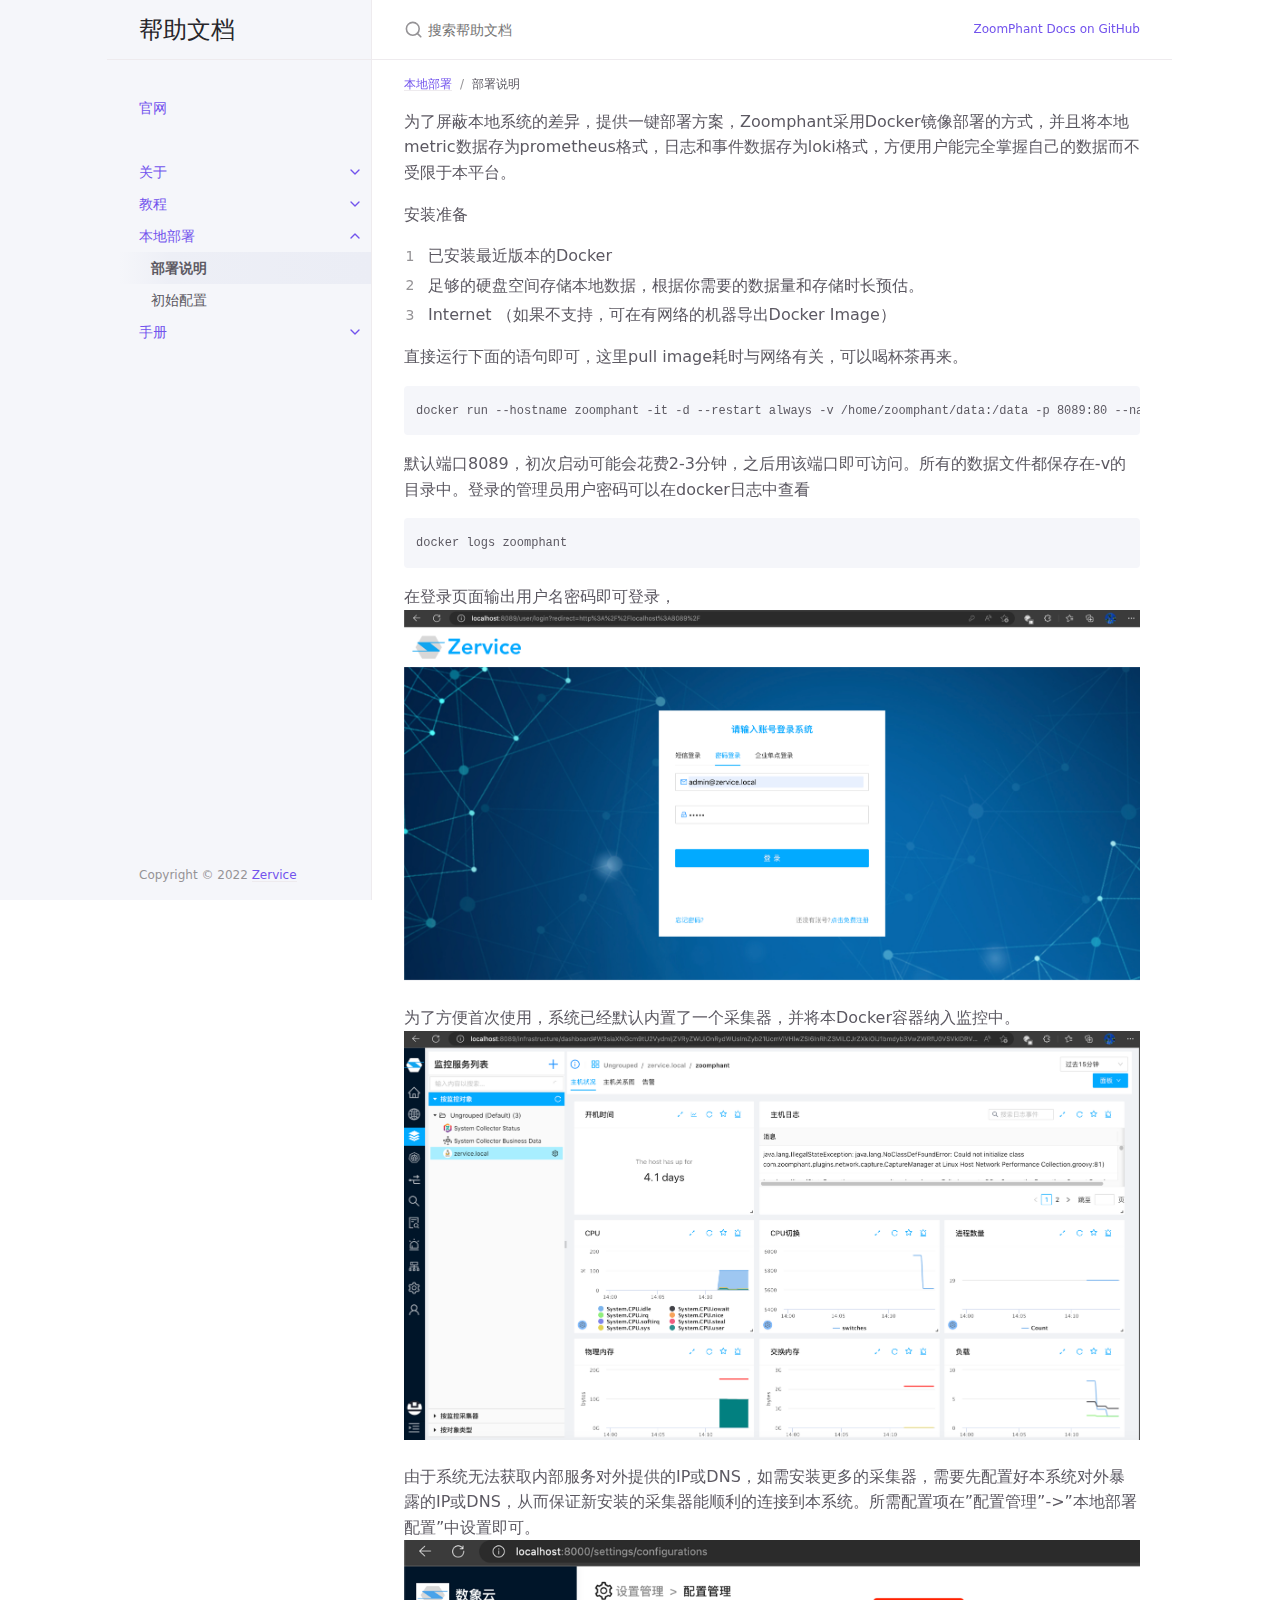
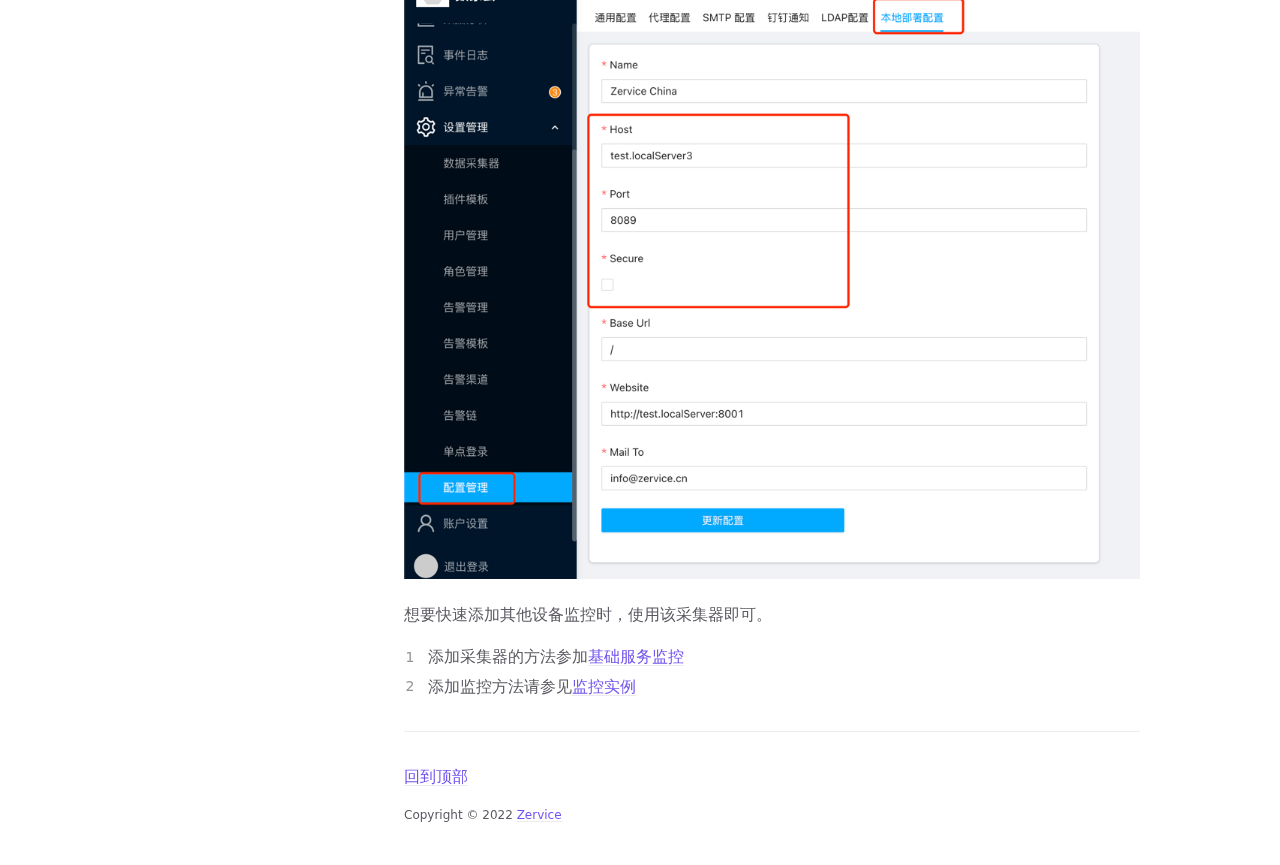
<file: docs/deployment/docker/index.html>
<!DOCTYPE html><html lang="en-US"><head><meta charset="UTF-8"><meta http-equiv="X-UA-Compatible" content="IE=Edge"><link rel="shortcut icon" href="/favicon.ico" type="image/x-icon"><link rel="stylesheet" href="/assets/css/just-the-docs-default.css"> <script type="text/javascript" src="/assets/js/just-the-docs.js"></script><meta name="viewport" content="width=device-width, initial-scale=1"><title>部署说明 | 数象智云帮助文档</title><meta name="generator" content="Jekyll v4.2.2" /><meta property="og:title" content="部署说明" /><meta property="og:locale" content="en_US" /><meta name="description" content="How to use ZoomPhant Platform to solve all your monitoring problems" /><meta property="og:description" content="How to use ZoomPhant Platform to solve all your monitoring problems" /><link rel="canonical" href="/docs/deployment/docker/" /><meta property="og:url" content="/docs/deployment/docker/" /><meta property="og:site_name" content="数象智云帮助文档" /><meta property="og:type" content="website" /><meta name="twitter:card" content="summary" /><meta property="twitter:title" content="部署说明" /> <script type="application/ld+json"> {"@context":"https://schema.org","@type":"WebPage","description":"How to use ZoomPhant Platform to solve all your monitoring problems","headline":"部署说明","url":"/docs/deployment/docker/"}</script><body> <svg xmlns="http://www.w3.org/2000/svg" style="display: none;"> <symbol id="svg-link" viewBox="0 0 24 24"><title>Link</title><svg xmlns="http://www.w3.org/2000/svg" width="24" height="24" viewBox="0 0 24 24" fill="none" stroke="currentColor" stroke-width="2" stroke-linecap="round" stroke-linejoin="round" class="feather feather-link"><path d="M10 13a5 5 0 0 0 7.54.54l3-3a5 5 0 0 0-7.07-7.07l-1.72 1.71"></path><path d="M14 11a5 5 0 0 0-7.54-.54l-3 3a5 5 0 0 0 7.07 7.07l1.71-1.71"></path> </svg> </symbol> <symbol id="svg-search" viewBox="0 0 24 24"><title>搜索</title><svg xmlns="http://www.w3.org/2000/svg" width="24" height="24" viewBox="0 0 24 24" fill="none" stroke="currentColor" stroke-width="2" stroke-linecap="round" stroke-linejoin="round" class="feather feather-search"> <circle cx="11" cy="11" r="8"></circle><line x1="21" y1="21" x2="16.65" y2="16.65"></line> </svg> </symbol> <symbol id="svg-menu" viewBox="0 0 24 24"><title>Menu</title><svg xmlns="http://www.w3.org/2000/svg" width="24" height="24" viewBox="0 0 24 24" fill="none" stroke="currentColor" stroke-width="2" stroke-linecap="round" stroke-linejoin="round" class="feather feather-menu"><line x1="3" y1="12" x2="21" y2="12"></line><line x1="3" y1="6" x2="21" y2="6"></line><line x1="3" y1="18" x2="21" y2="18"></line> </svg> </symbol> <symbol id="svg-arrow-right" viewBox="0 0 24 24"><title>Expand</title><svg xmlns="http://www.w3.org/2000/svg" width="24" height="24" viewBox="0 0 24 24" fill="none" stroke="currentColor" stroke-width="2" stroke-linecap="round" stroke-linejoin="round" class="feather feather-chevron-right"><polyline points="9 18 15 12 9 6"></polyline> </svg> </symbol> <symbol id="svg-doc" viewBox="0 0 24 24"><title>Document</title><svg xmlns="http://www.w3.org/2000/svg" width="24" height="24" viewBox="0 0 24 24" fill="none" stroke="currentColor" stroke-width="2" stroke-linecap="round" stroke-linejoin="round" class="feather feather-file"><path d="M13 2H6a2 2 0 0 0-2 2v16a2 2 0 0 0 2 2h12a2 2 0 0 0 2-2V9z"></path><polyline points="13 2 13 9 20 9"></polyline> </svg> </symbol> </svg><div class="side-bar"><div class="site-header"> <a href="/" class="site-title lh-tight"> 帮助文档 </a> <a href="#" id="menu-button" class="site-button"> <svg viewBox="0 0 24 24" class="icon"><use xlink:href="#svg-menu"></use></svg> </a></div><nav role="navigation" aria-label="Main" id="site-nav" class="site-nav"><ul class="nav-list"><li class="nav-list-item"><a href="/" class="nav-list-link">官网</a><li class="nav-list-item"><a href="#" class="nav-list-expander"><svg viewBox="0 0 24 24"><use xlink:href="#svg-arrow-right"></use></svg></a><a href="/docs/" class="nav-list-link">关于</a><ul class="nav-list "><li class="nav-list-item "><a href="#" class="nav-list-expander"><svg viewBox="0 0 24 24"><use xlink:href="#svg-arrow-right"></use></svg></a><a href="/docs/about/zp/" class="nav-list-link">数象云</a><ul class="nav-list"><li class="nav-list-item "> <a href="/docs/about/zp/10spm/" class="nav-list-link">服务性能监控（SPM）</a><li class="nav-list-item "> <a href="/docs/about/zp/20tm/" class="nav-list-link">完全监控（TM）</a></ul><li class="nav-list-item "><a href="/docs/about/caps/" class="nav-list-link">监控能力</a></ul><li class="nav-list-item"><a href="#" class="nav-list-expander"><svg viewBox="0 0 24 24"><use xlink:href="#svg-arrow-right"></use></svg></a><a href="/docs/tutorial/" class="nav-list-link">教程</a><ul class="nav-list "><li class="nav-list-item "><a href="#" class="nav-list-expander"><svg viewBox="0 0 24 24"><use xlink:href="#svg-arrow-right"></use></svg></a><a href="/docs/tutorial/account/" class="nav-list-link">自助创建账户</a><ul class="nav-list"><li class="nav-list-item "> <a href="/docs/tutorial/account/account-setting/" class="nav-list-link">账户设置</a></ul><li class="nav-list-item "><a href="#" class="nav-list-expander"><svg viewBox="0 0 24 24"><use xlink:href="#svg-arrow-right"></use></svg></a><a href="/docs/tutorial/first/" class="nav-list-link">第一个监控</a><ul class="nav-list"><li class="nav-list-item "> <a href="/docs/tutorial/first/spm/" class="nav-list-link">第一个服务监控</a><li class="nav-list-item "> <a href="/docs/tutorial/first/host/" class="nav-list-link">第一个主机监控</a><li class="nav-list-item "> <a href="/docs/tutorial/first/kubernetes/" class="nav-list-link">第一个集群监控</a></ul><li class="nav-list-item "><a href="#" class="nav-list-expander"><svg viewBox="0 0 24 24"><use xlink:href="#svg-arrow-right"></use></svg></a><a href="/docs/tutorial/spm/" class="nav-list-link">服务性能监控(SPM)</a><ul class="nav-list"><li class="nav-list-item "> <a href="/docs/tutorial/spm/01-create-spm/" class="nav-list-link">创建服务性能监控(SPM)</a><li class="nav-list-item "> <a href="/docs/tutorial/spm/02-spm-overview/" class="nav-list-link">服务概览</a><li class="nav-list-item "> <a href="/docs/tutorial/spm/03-spm-user/" class="nav-list-link">用户体验</a><li class="nav-list-item "> <a href="/docs/tutorial/spm/04-spm-funcs/" class="nav-list-link">功能巡检</a><li class="nav-list-item "> <a href="/docs/tutorial/spm/05-spm-security/" class="nav-list-link">服务安全</a><li class="nav-list-item "> <a href="/docs/tutorial/spm/06-spm-locs/" class="nav-list-link">监测位置</a><li class="nav-list-item "> <a href="/docs/tutorial/spm/07-spm-events/" class="nav-list-link">服务事件</a><li class="nav-list-item "> <a href="/docs/tutorial/spm/10-spm-telemetry/" class="nav-list-link">管理功能巡检</a></ul><li class="nav-list-item "><a href="/docs/tutorial/concepts/" class="nav-list-link">理解服务监控相关概念</a><li class="nav-list-item "><a href="#" class="nav-list-expander"><svg viewBox="0 0 24 24"><use xlink:href="#svg-arrow-right"></use></svg></a><a href="/docs/tutorial/tm/" class="nav-list-link">完全监控(TM)</a><ul class="nav-list"><li class="nav-list-item "> <a href="/docs/tutorial/tm/01-install-collector/" class="nav-list-link">创建采集器</a><li class="nav-list-item "> <a href="/docs/tutorial/tm/02-manage-instance/" class="nav-list-link">监控实例</a><li class="nav-list-item "> <a href="/docs/tutorial/tm/02-manage-instance-01-add-host/" class="nav-list-link">· 添加主机监控实例</a><li class="nav-list-item "> <a href="/docs/tutorial/tm/02-manage-instance-02-add-switch/" class="nav-list-link">· 添加交换机路由器监控实例</a><li class="nav-list-item "> <a href="/docs/tutorial/tm/02-manage-instance-03-add-portcheck/" class="nav-list-link">· 添加TCP端口监控实例</a><li class="nav-list-item "> <a href="/docs/tutorial/tm/02-manage-instance-04-add-httpcheck/" class="nav-list-link">· 添加HTTP服务监控实例</a><li class="nav-list-item "> <a href="/docs/tutorial/tm/03-view-data-and-alerting/" class="nav-list-link">查看数据与告警</a><li class="nav-list-item "> <a href="/docs/tutorial/tm/dashboard/" class="nav-list-link">用户面板</a></ul><li class="nav-list-item "><a href="#" class="nav-list-expander"><svg viewBox="0 0 24 24"><use xlink:href="#svg-arrow-right"></use></svg></a><a href="/docs/tutorial/configurations/" class="nav-list-link">配置管理</a><ul class="nav-list"><li class="nav-list-item "> <a href="/docs/tutorial/configurations/10normal/" class="nav-list-link">通用配置</a><li class="nav-list-item "> <a href="/docs/tutorial/configurations/20smtp/" class="nav-list-link">SMTP配置</a><li class="nav-list-item "> <a href="/docs/tutorial/configurations/30dingding/" class="nav-list-link">钉钉通知</a></ul><li class="nav-list-item "><a href="#" class="nav-list-expander"><svg viewBox="0 0 24 24"><use xlink:href="#svg-arrow-right"></use></svg></a><a href="/docs/tutorial/alert/" class="nav-list-link">异常告警</a><ul class="nav-list"><li class="nav-list-item "> <a href="/docs/tutorial/alert/10-alert-channel/" class="nav-list-link">通知渠道</a><li class="nav-list-item "> <a href="/docs/tutorial/alert/20-spm-alert/" class="nav-list-link">服务性能监控告警</a><li class="nav-list-item "> <a href="/docs/tutorial/alert/30-tm-alert/" class="nav-list-link">全面监控告警</a><li class="nav-list-item "> <a href="/docs/tutorial/alert/40-alert-list/" class="nav-list-link">告警规则管理</a><li class="nav-list-item "> <a href="/docs/tutorial/alert/50-view-alert/" class="nav-list-link">异常告警查看</a></ul></ul><li class="nav-list-item active"><a href="#" class="nav-list-expander"><svg viewBox="0 0 24 24"><use xlink:href="#svg-arrow-right"></use></svg></a><a href="/docs/deployment/" class="nav-list-link">本地部署</a><ul class="nav-list "><li class="nav-list-item active"><a href="/docs/deployment/docker/" class="nav-list-link active">部署说明</a><li class="nav-list-item "><a href="/docs/deployment/docker/setup/" class="nav-list-link">初始配置</a></ul><li class="nav-list-item"><a href="#" class="nav-list-expander"><svg viewBox="0 0 24 24"><use xlink:href="#svg-arrow-right"></use></svg></a><a href="/docs/manual/" class="nav-list-link">手册</a><ul class="nav-list "><li class="nav-list-item "><a href="#" class="nav-list-expander"><svg viewBox="0 0 24 24"><use xlink:href="#svg-arrow-right"></use></svg></a><a href="/docs/manual/log/" class="nav-list-link">日志监控</a><ul class="nav-list"><li class="nav-list-item "> <a href="/docs/manual/log/syntax/" class="nav-list-link">查询语法</a><li class="nav-list-item "> <a href="/docs/manual/log/usecase/" class="nav-list-link">使用案例</a><li class="nav-list-item "> <a href="/docs/manual/log/add/" class="nav-list-link">添加日志监控</a></ul><li class="nav-list-item "><a href="#" class="nav-list-expander"><svg viewBox="0 0 24 24"><use xlink:href="#svg-arrow-right"></use></svg></a><a href="/docs/manual/prometheus/" class="nav-list-link">Prometheus插件</a><ul class="nav-list"><li class="nav-list-item "> <a href="/docs/manual/prometheus/prom/" class="nav-list-link">创建Prometheus插件</a><li class="nav-list-item "> <a href="/docs/manual/prometheus/grafana/" class="nav-list-link">导入Grafana面板</a><li class="nav-list-item "> <a href="/docs/manual/prometheus/labels/" class="nav-list-link">关于标签</a></ul><li class="nav-list-item "><a href="#" class="nav-list-expander"><svg viewBox="0 0 24 24"><use xlink:href="#svg-arrow-right"></use></svg></a><a href="/docs/manual/proxmox/" class="nav-list-link">ProxmoxVE监控</a><ul class="nav-list"><li class="nav-list-item "> <a href="/docs/manual/proxmox/install/" class="nav-list-link">添加监控</a><li class="nav-list-item "> <a href="/docs/manual/proxmox/diagrams/" class="nav-list-link">查看图标</a></ul></ul></ul></nav><footer class="site-footer"> Copyright &copy; 2022 <a href="https://www.zervice.cn">Zervice</a></footer></div><div class="main" id="top"><div id="main-header" class="main-header"><div class="search"><div class="search-input-wrap"> <input type="text" id="search-input" class="search-input" tabindex="0" placeholder="搜索帮助文档" aria-label="搜索帮助文档" autocomplete="off"> <label for="search-input" class="search-label"><svg viewBox="0 0 24 24" class="search-icon"><use xlink:href="#svg-search"></use></svg></label></div><div id="search-results" class="search-results"></div></div><nav aria-label="Auxiliary" class="aux-nav"><ul class="aux-nav-list"><li class="aux-nav-list-item"> <a href="//github.com/ZoomPhant/Docs" class="site-button" > ZoomPhant Docs on GitHub </a></ul></nav></div><div id="main-content-wrap" class="main-content-wrap"><nav aria-label="Breadcrumb" class="breadcrumb-nav"><ol class="breadcrumb-nav-list"><li class="breadcrumb-nav-list-item"><a href="/docs/deployment/">本地部署</a><li class="breadcrumb-nav-list-item"><span>部署说明</span></ol></nav><div id="main-content" class="main-content" role="main"><p>为了屏蔽本地系统的差异，提供一键部署方案，Zoomphant采用Docker镜像部署的方式，并且将本地metric数据存为prometheus格式，日志和事件数据存为loki格式，方便用户能完全掌握自己的数据而不受限于本平台。</p><p>安装准备</p><ol><li>已安装最近版本的Docker<li>足够的硬盘空间存储本地数据，根据你需要的数据量和存储时长预估。<li>Internet （如果不支持，可在有网络的机器导出Docker Image）</ol><p>直接运行下面的语句即可，这里pull image耗时与网络有关，可以喝杯茶再来。</p><div class="language-plaintext highlighter-rouge"><div class="highlight"><pre class="highlight"><code>docker run --hostname zoomphant -it -d --restart always -v /home/zoomphant/data:/data -p 8089:80 --name zoomphant registry.cn-chengdu.aliyuncs.com/zpdemo/zoomphant-aio:latest
</code></pre></div></div><p>默认端口8089，初次启动可能会花费2-3分钟，之后用该端口即可访问。所有的数据文件都保存在-v的目录中。登录的管理员用户密码可以在docker日志中查看</p><div class="language-plaintext highlighter-rouge"><div class="highlight"><pre class="highlight"><code>docker logs zoomphant
</code></pre></div></div><p>在登录页面输出用户名密码即可登录， <img src="img.png" alt="img.png" /></p><p>为了方便首次使用，系统已经默认内置了一个采集器，并将本Docker容器纳入监控中。 <img src="img_1.png" alt="img_1.png" /></p><p>由于系统无法获取内部服务对外提供的IP或DNS，如需安装更多的采集器，需要先配置好本系统对外暴露的IP或DNS，从而保证新安装的采集器能顺利的连接到本系统。所需配置项在”配置管理”-&gt;”本地部署配置”中设置即可。 <img src="img_2.png" alt="img_2.png" /></p><p>想要快速添加其他设备监控时，使用该采集器即可。</p><ol><li>添加采集器的方法参加<a href="/docs/tutorial/first/host/">基础服务监控</a><li>添加监控方法请参见<a href="/docs/tutorial/tm/02-manage-instance/">监控实例</a></ol><hr><footer><p><a href="#top" id="back-to-top">回到顶部</a></p><p class="text-small text-grey-dk-100 mb-0">Copyright &copy; 2022 <a href="https://www.zervice.cn">Zervice</a></p><div class="d-flex mt-2"></div></footer></div></div><div class="search-overlay"></div></div>
</file>
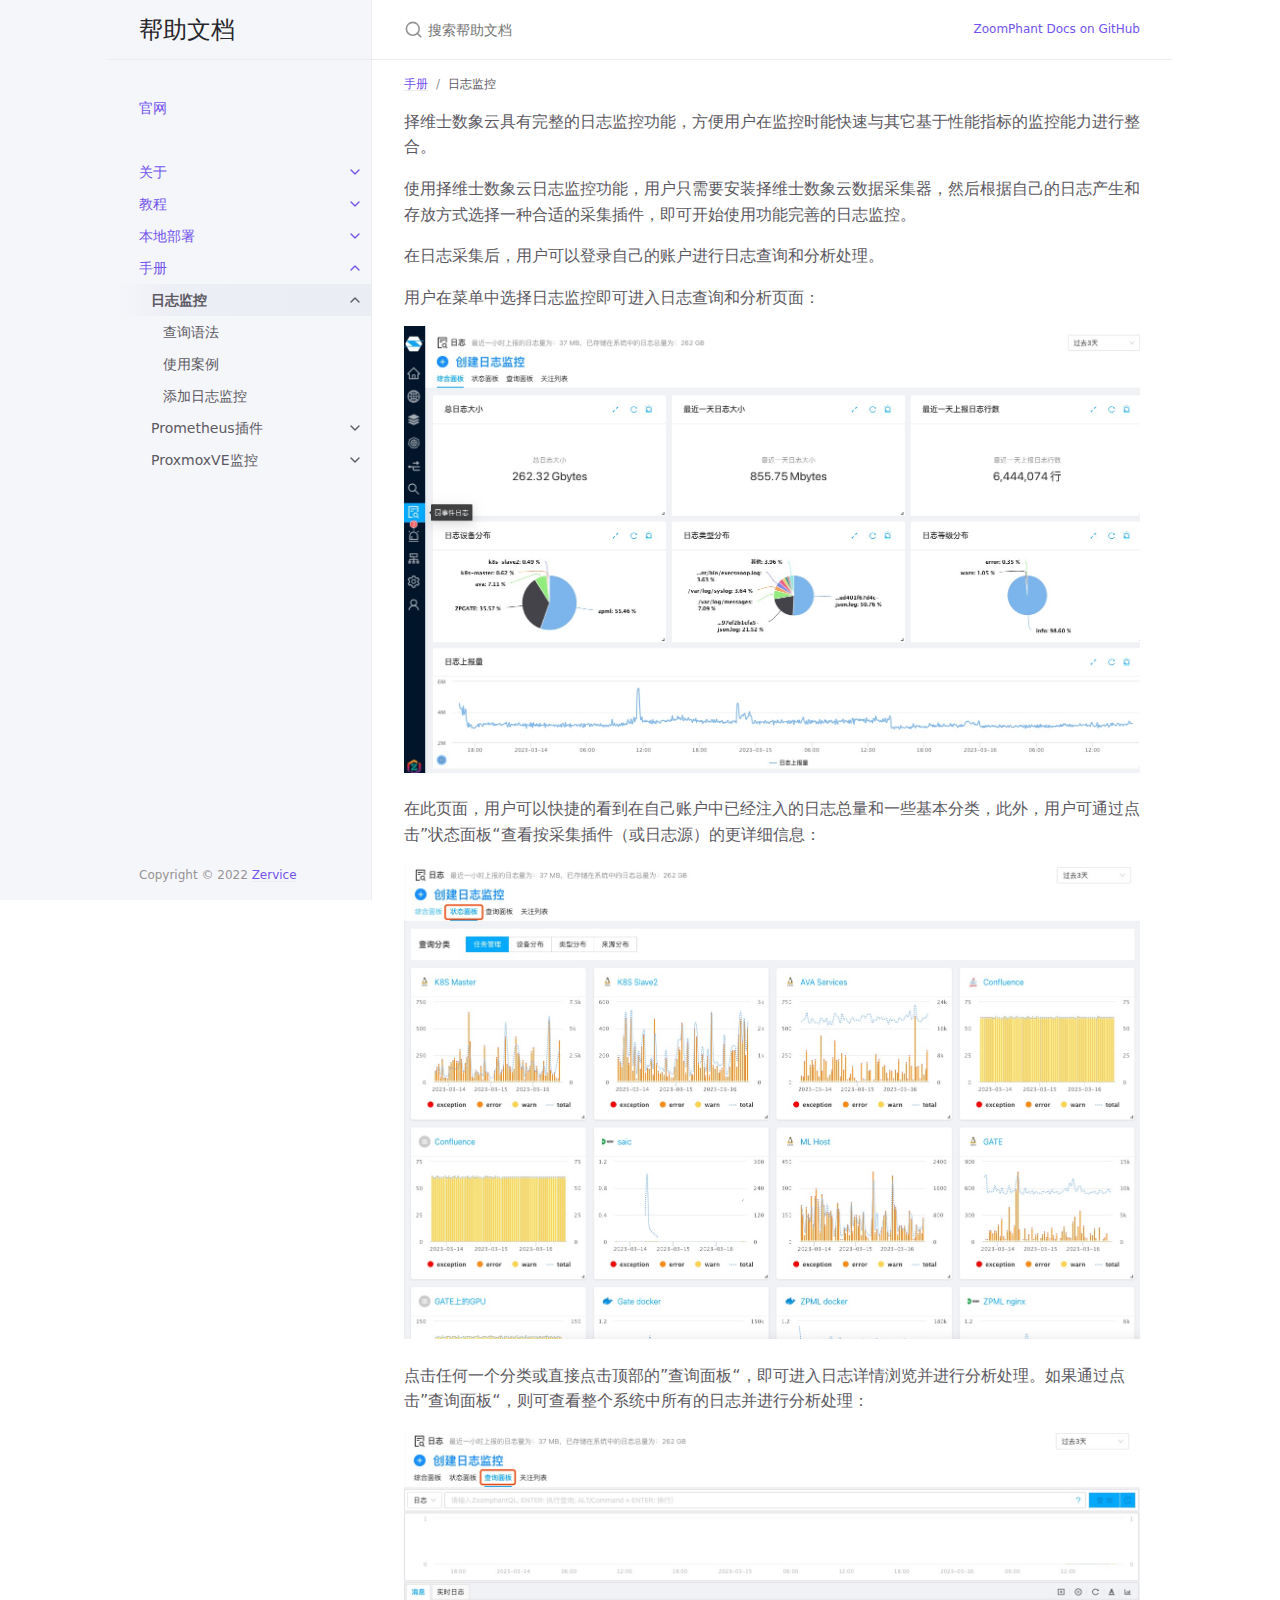
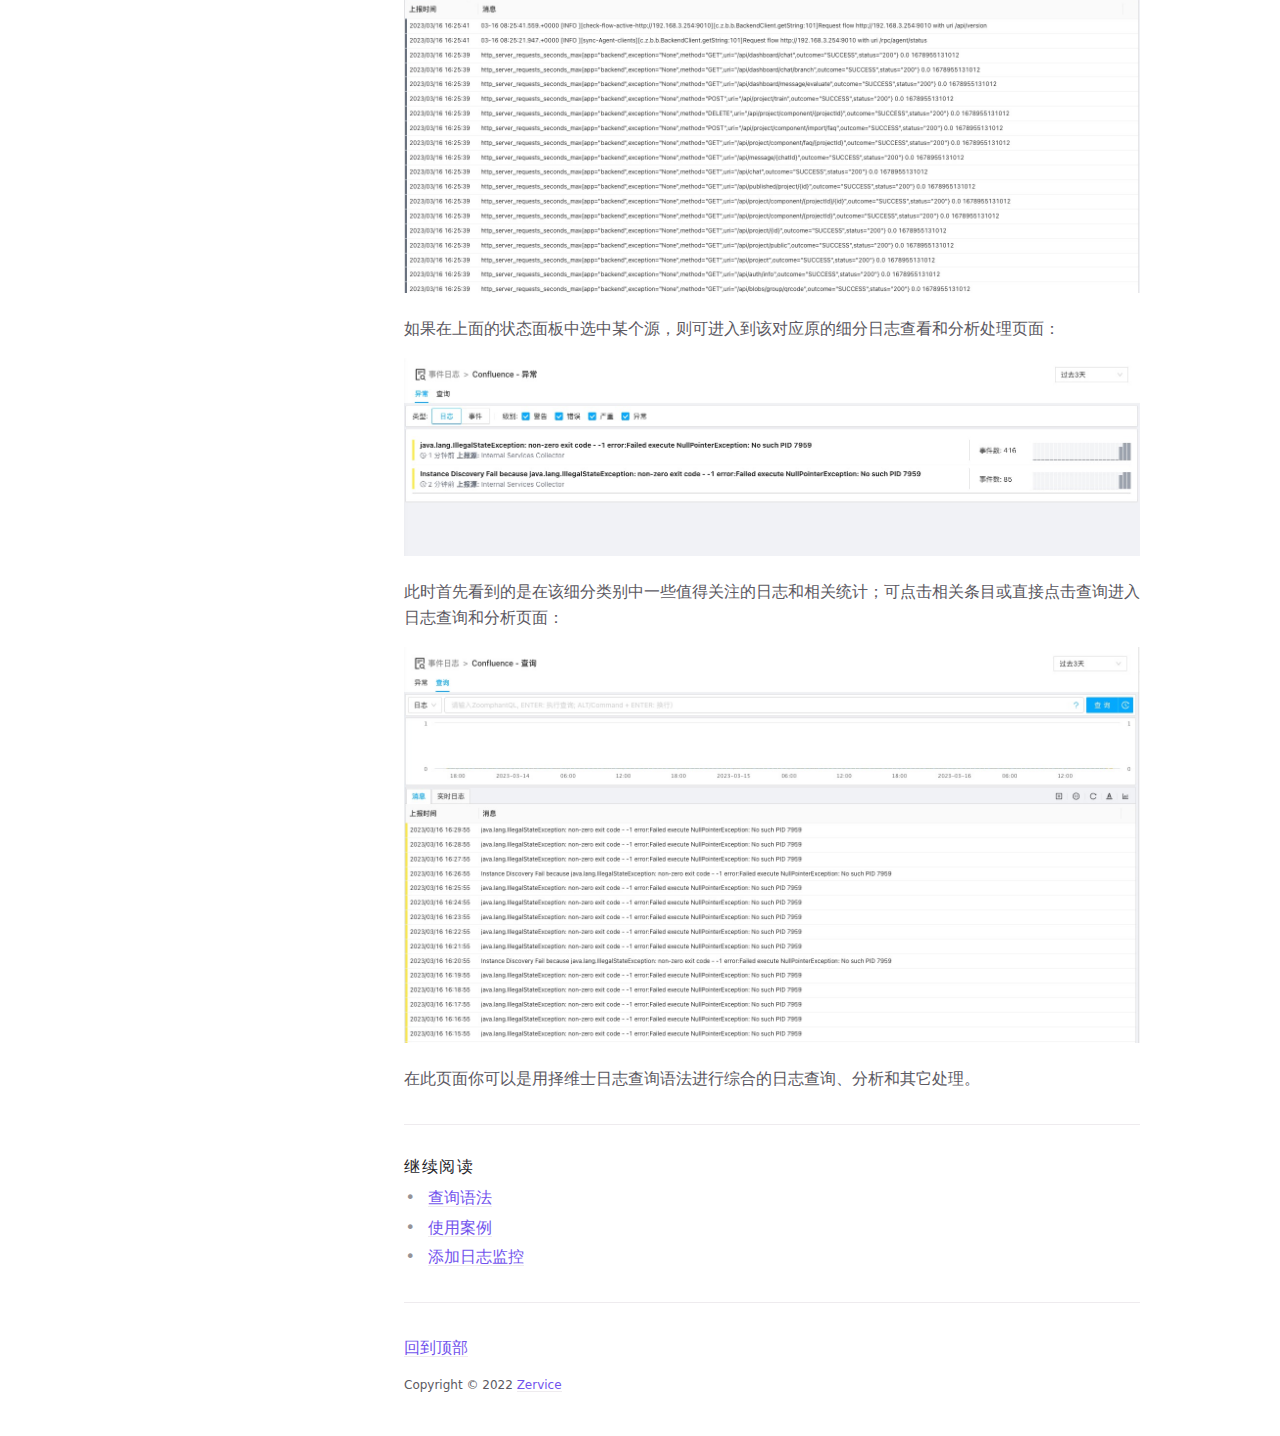
<file: docs/manual/log/index.html>
<!DOCTYPE html><html lang="en-US"><head><meta charset="UTF-8"><meta http-equiv="X-UA-Compatible" content="IE=Edge"><link rel="shortcut icon" href="/favicon.ico" type="image/x-icon"><link rel="stylesheet" href="/assets/css/just-the-docs-default.css"> <script type="text/javascript" src="/assets/js/just-the-docs.js"></script><meta name="viewport" content="width=device-width, initial-scale=1"><title>日志监控 | 数象智云帮助文档</title><meta name="generator" content="Jekyll v4.2.2" /><meta property="og:title" content="日志监控" /><meta property="og:locale" content="en_US" /><meta name="description" content="How to use ZoomPhant Platform to solve all your monitoring problems" /><meta property="og:description" content="How to use ZoomPhant Platform to solve all your monitoring problems" /><link rel="canonical" href="/docs/manual/log/" /><meta property="og:url" content="/docs/manual/log/" /><meta property="og:site_name" content="数象智云帮助文档" /><meta property="og:type" content="website" /><meta name="twitter:card" content="summary" /><meta property="twitter:title" content="日志监控" /> <script type="application/ld+json"> {"@context":"https://schema.org","@type":"WebPage","description":"How to use ZoomPhant Platform to solve all your monitoring problems","headline":"日志监控","url":"/docs/manual/log/"}</script><body> <svg xmlns="http://www.w3.org/2000/svg" style="display: none;"> <symbol id="svg-link" viewBox="0 0 24 24"><title>Link</title><svg xmlns="http://www.w3.org/2000/svg" width="24" height="24" viewBox="0 0 24 24" fill="none" stroke="currentColor" stroke-width="2" stroke-linecap="round" stroke-linejoin="round" class="feather feather-link"><path d="M10 13a5 5 0 0 0 7.54.54l3-3a5 5 0 0 0-7.07-7.07l-1.72 1.71"></path><path d="M14 11a5 5 0 0 0-7.54-.54l-3 3a5 5 0 0 0 7.07 7.07l1.71-1.71"></path> </svg> </symbol> <symbol id="svg-search" viewBox="0 0 24 24"><title>搜索</title><svg xmlns="http://www.w3.org/2000/svg" width="24" height="24" viewBox="0 0 24 24" fill="none" stroke="currentColor" stroke-width="2" stroke-linecap="round" stroke-linejoin="round" class="feather feather-search"> <circle cx="11" cy="11" r="8"></circle><line x1="21" y1="21" x2="16.65" y2="16.65"></line> </svg> </symbol> <symbol id="svg-menu" viewBox="0 0 24 24"><title>Menu</title><svg xmlns="http://www.w3.org/2000/svg" width="24" height="24" viewBox="0 0 24 24" fill="none" stroke="currentColor" stroke-width="2" stroke-linecap="round" stroke-linejoin="round" class="feather feather-menu"><line x1="3" y1="12" x2="21" y2="12"></line><line x1="3" y1="6" x2="21" y2="6"></line><line x1="3" y1="18" x2="21" y2="18"></line> </svg> </symbol> <symbol id="svg-arrow-right" viewBox="0 0 24 24"><title>Expand</title><svg xmlns="http://www.w3.org/2000/svg" width="24" height="24" viewBox="0 0 24 24" fill="none" stroke="currentColor" stroke-width="2" stroke-linecap="round" stroke-linejoin="round" class="feather feather-chevron-right"><polyline points="9 18 15 12 9 6"></polyline> </svg> </symbol> <symbol id="svg-doc" viewBox="0 0 24 24"><title>Document</title><svg xmlns="http://www.w3.org/2000/svg" width="24" height="24" viewBox="0 0 24 24" fill="none" stroke="currentColor" stroke-width="2" stroke-linecap="round" stroke-linejoin="round" class="feather feather-file"><path d="M13 2H6a2 2 0 0 0-2 2v16a2 2 0 0 0 2 2h12a2 2 0 0 0 2-2V9z"></path><polyline points="13 2 13 9 20 9"></polyline> </svg> </symbol> </svg><div class="side-bar"><div class="site-header"> <a href="/" class="site-title lh-tight"> 帮助文档 </a> <a href="#" id="menu-button" class="site-button"> <svg viewBox="0 0 24 24" class="icon"><use xlink:href="#svg-menu"></use></svg> </a></div><nav role="navigation" aria-label="Main" id="site-nav" class="site-nav"><ul class="nav-list"><li class="nav-list-item"><a href="/" class="nav-list-link">官网</a><li class="nav-list-item"><a href="#" class="nav-list-expander"><svg viewBox="0 0 24 24"><use xlink:href="#svg-arrow-right"></use></svg></a><a href="/docs/" class="nav-list-link">关于</a><ul class="nav-list "><li class="nav-list-item "><a href="#" class="nav-list-expander"><svg viewBox="0 0 24 24"><use xlink:href="#svg-arrow-right"></use></svg></a><a href="/docs/about/zp/" class="nav-list-link">数象云</a><ul class="nav-list"><li class="nav-list-item "> <a href="/docs/about/zp/10spm/" class="nav-list-link">服务性能监控（SPM）</a><li class="nav-list-item "> <a href="/docs/about/zp/20tm/" class="nav-list-link">完全监控（TM）</a></ul><li class="nav-list-item "><a href="/docs/about/caps/" class="nav-list-link">监控能力</a></ul><li class="nav-list-item"><a href="#" class="nav-list-expander"><svg viewBox="0 0 24 24"><use xlink:href="#svg-arrow-right"></use></svg></a><a href="/docs/tutorial/" class="nav-list-link">教程</a><ul class="nav-list "><li class="nav-list-item "><a href="#" class="nav-list-expander"><svg viewBox="0 0 24 24"><use xlink:href="#svg-arrow-right"></use></svg></a><a href="/docs/tutorial/account/" class="nav-list-link">自助创建账户</a><ul class="nav-list"><li class="nav-list-item "> <a href="/docs/tutorial/account/account-setting/" class="nav-list-link">账户设置</a></ul><li class="nav-list-item "><a href="#" class="nav-list-expander"><svg viewBox="0 0 24 24"><use xlink:href="#svg-arrow-right"></use></svg></a><a href="/docs/tutorial/first/" class="nav-list-link">第一个监控</a><ul class="nav-list"><li class="nav-list-item "> <a href="/docs/tutorial/first/spm/" class="nav-list-link">第一个服务监控</a><li class="nav-list-item "> <a href="/docs/tutorial/first/host/" class="nav-list-link">第一个主机监控</a><li class="nav-list-item "> <a href="/docs/tutorial/first/kubernetes/" class="nav-list-link">第一个集群监控</a></ul><li class="nav-list-item "><a href="#" class="nav-list-expander"><svg viewBox="0 0 24 24"><use xlink:href="#svg-arrow-right"></use></svg></a><a href="/docs/tutorial/spm/" class="nav-list-link">服务性能监控(SPM)</a><ul class="nav-list"><li class="nav-list-item "> <a href="/docs/tutorial/spm/01-create-spm/" class="nav-list-link">创建服务性能监控(SPM)</a><li class="nav-list-item "> <a href="/docs/tutorial/spm/02-spm-overview/" class="nav-list-link">服务概览</a><li class="nav-list-item "> <a href="/docs/tutorial/spm/03-spm-user/" class="nav-list-link">用户体验</a><li class="nav-list-item "> <a href="/docs/tutorial/spm/04-spm-funcs/" class="nav-list-link">功能巡检</a><li class="nav-list-item "> <a href="/docs/tutorial/spm/05-spm-security/" class="nav-list-link">服务安全</a><li class="nav-list-item "> <a href="/docs/tutorial/spm/06-spm-locs/" class="nav-list-link">监测位置</a><li class="nav-list-item "> <a href="/docs/tutorial/spm/07-spm-events/" class="nav-list-link">服务事件</a><li class="nav-list-item "> <a href="/docs/tutorial/spm/10-spm-telemetry/" class="nav-list-link">管理功能巡检</a></ul><li class="nav-list-item "><a href="/docs/tutorial/concepts/" class="nav-list-link">理解服务监控相关概念</a><li class="nav-list-item "><a href="#" class="nav-list-expander"><svg viewBox="0 0 24 24"><use xlink:href="#svg-arrow-right"></use></svg></a><a href="/docs/tutorial/tm/" class="nav-list-link">完全监控(TM)</a><ul class="nav-list"><li class="nav-list-item "> <a href="/docs/tutorial/tm/01-install-collector/" class="nav-list-link">创建采集器</a><li class="nav-list-item "> <a href="/docs/tutorial/tm/02-manage-instance/" class="nav-list-link">监控实例</a><li class="nav-list-item "> <a href="/docs/tutorial/tm/02-manage-instance-01-add-host/" class="nav-list-link">· 添加主机监控实例</a><li class="nav-list-item "> <a href="/docs/tutorial/tm/02-manage-instance-02-add-switch/" class="nav-list-link">· 添加交换机路由器监控实例</a><li class="nav-list-item "> <a href="/docs/tutorial/tm/02-manage-instance-03-add-portcheck/" class="nav-list-link">· 添加TCP端口监控实例</a><li class="nav-list-item "> <a href="/docs/tutorial/tm/02-manage-instance-04-add-httpcheck/" class="nav-list-link">· 添加HTTP服务监控实例</a><li class="nav-list-item "> <a href="/docs/tutorial/tm/03-view-data-and-alerting/" class="nav-list-link">查看数据与告警</a><li class="nav-list-item "> <a href="/docs/tutorial/tm/dashboard/" class="nav-list-link">用户面板</a></ul><li class="nav-list-item "><a href="#" class="nav-list-expander"><svg viewBox="0 0 24 24"><use xlink:href="#svg-arrow-right"></use></svg></a><a href="/docs/tutorial/configurations/" class="nav-list-link">配置管理</a><ul class="nav-list"><li class="nav-list-item "> <a href="/docs/tutorial/configurations/10normal/" class="nav-list-link">通用配置</a><li class="nav-list-item "> <a href="/docs/tutorial/configurations/20smtp/" class="nav-list-link">SMTP配置</a><li class="nav-list-item "> <a href="/docs/tutorial/configurations/30dingding/" class="nav-list-link">钉钉通知</a></ul><li class="nav-list-item "><a href="#" class="nav-list-expander"><svg viewBox="0 0 24 24"><use xlink:href="#svg-arrow-right"></use></svg></a><a href="/docs/tutorial/alert/" class="nav-list-link">异常告警</a><ul class="nav-list"><li class="nav-list-item "> <a href="/docs/tutorial/alert/10-alert-channel/" class="nav-list-link">通知渠道</a><li class="nav-list-item "> <a href="/docs/tutorial/alert/20-spm-alert/" class="nav-list-link">服务性能监控告警</a><li class="nav-list-item "> <a href="/docs/tutorial/alert/30-tm-alert/" class="nav-list-link">全面监控告警</a><li class="nav-list-item "> <a href="/docs/tutorial/alert/40-alert-list/" class="nav-list-link">告警规则管理</a><li class="nav-list-item "> <a href="/docs/tutorial/alert/50-view-alert/" class="nav-list-link">异常告警查看</a></ul></ul><li class="nav-list-item"><a href="#" class="nav-list-expander"><svg viewBox="0 0 24 24"><use xlink:href="#svg-arrow-right"></use></svg></a><a href="/docs/deployment/" class="nav-list-link">本地部署</a><ul class="nav-list "><li class="nav-list-item "><a href="/docs/deployment/docker/" class="nav-list-link">部署说明</a><li class="nav-list-item "><a href="/docs/deployment/docker/setup/" class="nav-list-link">初始配置</a></ul><li class="nav-list-item active"><a href="#" class="nav-list-expander"><svg viewBox="0 0 24 24"><use xlink:href="#svg-arrow-right"></use></svg></a><a href="/docs/manual/" class="nav-list-link">手册</a><ul class="nav-list "><li class="nav-list-item active"><a href="#" class="nav-list-expander"><svg viewBox="0 0 24 24"><use xlink:href="#svg-arrow-right"></use></svg></a><a href="/docs/manual/log/" class="nav-list-link active">日志监控</a><ul class="nav-list"><li class="nav-list-item "> <a href="/docs/manual/log/syntax/" class="nav-list-link">查询语法</a><li class="nav-list-item "> <a href="/docs/manual/log/usecase/" class="nav-list-link">使用案例</a><li class="nav-list-item "> <a href="/docs/manual/log/add/" class="nav-list-link">添加日志监控</a></ul><li class="nav-list-item "><a href="#" class="nav-list-expander"><svg viewBox="0 0 24 24"><use xlink:href="#svg-arrow-right"></use></svg></a><a href="/docs/manual/prometheus/" class="nav-list-link">Prometheus插件</a><ul class="nav-list"><li class="nav-list-item "> <a href="/docs/manual/prometheus/prom/" class="nav-list-link">创建Prometheus插件</a><li class="nav-list-item "> <a href="/docs/manual/prometheus/grafana/" class="nav-list-link">导入Grafana面板</a><li class="nav-list-item "> <a href="/docs/manual/prometheus/labels/" class="nav-list-link">关于标签</a></ul><li class="nav-list-item "><a href="#" class="nav-list-expander"><svg viewBox="0 0 24 24"><use xlink:href="#svg-arrow-right"></use></svg></a><a href="/docs/manual/proxmox/" class="nav-list-link">ProxmoxVE监控</a><ul class="nav-list"><li class="nav-list-item "> <a href="/docs/manual/proxmox/install/" class="nav-list-link">添加监控</a><li class="nav-list-item "> <a href="/docs/manual/proxmox/diagrams/" class="nav-list-link">查看图标</a></ul></ul></ul></nav><footer class="site-footer"> Copyright &copy; 2022 <a href="https://www.zervice.cn">Zervice</a></footer></div><div class="main" id="top"><div id="main-header" class="main-header"><div class="search"><div class="search-input-wrap"> <input type="text" id="search-input" class="search-input" tabindex="0" placeholder="搜索帮助文档" aria-label="搜索帮助文档" autocomplete="off"> <label for="search-input" class="search-label"><svg viewBox="0 0 24 24" class="search-icon"><use xlink:href="#svg-search"></use></svg></label></div><div id="search-results" class="search-results"></div></div><nav aria-label="Auxiliary" class="aux-nav"><ul class="aux-nav-list"><li class="aux-nav-list-item"> <a href="//github.com/ZoomPhant/Docs" class="site-button" > ZoomPhant Docs on GitHub </a></ul></nav></div><div id="main-content-wrap" class="main-content-wrap"><nav aria-label="Breadcrumb" class="breadcrumb-nav"><ol class="breadcrumb-nav-list"><li class="breadcrumb-nav-list-item"><a href="/docs/manual/">手册</a><li class="breadcrumb-nav-list-item"><span>日志监控</span></ol></nav><div id="main-content" class="main-content" role="main"><p>择维士数象云具有完整的日志监控功能，方便用户在监控时能快速与其它基于性能指标的监控能力进行整合。</p><p>使用择维士数象云日志监控功能，用户只需要安装择维士数象云数据采集器，然后根据自己的日志产生和存放方式选择一种合适的采集插件，即可开始使用功能完善的日志监控。</p><p>在日志采集后，用户可以登录自己的账户进行日志查询和分析处理。</p><p>用户在菜单中选择日志监控即可进入日志查询和分析页面：</p><p><img src="/docs/manual/log/images/overview.jpg" alt="overview.png" /></p><p>在此页面，用户可以快捷的看到在自己账户中已经注入的日志总量和一些基本分类，此外，用户可通过点击”状态面板“查看按采集插件（或日志源）的更详细信息：</p><p><img src="/docs/manual/log/images/category.jpg" alt="category.png" /></p><p>点击任何一个分类或直接点击顶部的”查询面板“，即可进入日志详情浏览并进行分析处理。如果通过点击”查询面板“，则可查看整个系统中所有的日志并进行分析处理：</p><p><img src="/docs/manual/log/images/detail.jpg" alt="detail.png" /></p><p>如果在上面的状态面板中选中某个源，则可进入到该对应原的细分日志查看和分析处理页面：</p><p><img src="/docs/manual/log/images/detail2.jpg" alt="detail2.png" /></p><p>此时首先看到的是在该细分类别中一些值得关注的日志和相关统计；可点击相关条目或直接点击查询进入日志查询和分析页面：</p><p><img src="/docs/manual/log/images/query.jpg" alt="query.png" /></p><p>在此页面你可以是用择维士日志查询语法进行综合的日志查询、分析和其它处理。</p><hr><h2 class="text-delta">继续阅读</h2><ul><li> <a href="/docs/manual/log/syntax/">查询语法</a><li> <a href="/docs/manual/log/usecase/">使用案例</a><li> <a href="/docs/manual/log/add/">添加日志监控</a></ul><hr><footer><p><a href="#top" id="back-to-top">回到顶部</a></p><p class="text-small text-grey-dk-100 mb-0">Copyright &copy; 2022 <a href="https://www.zervice.cn">Zervice</a></p><div class="d-flex mt-2"></div></footer></div></div><div class="search-overlay"></div></div>
</file>
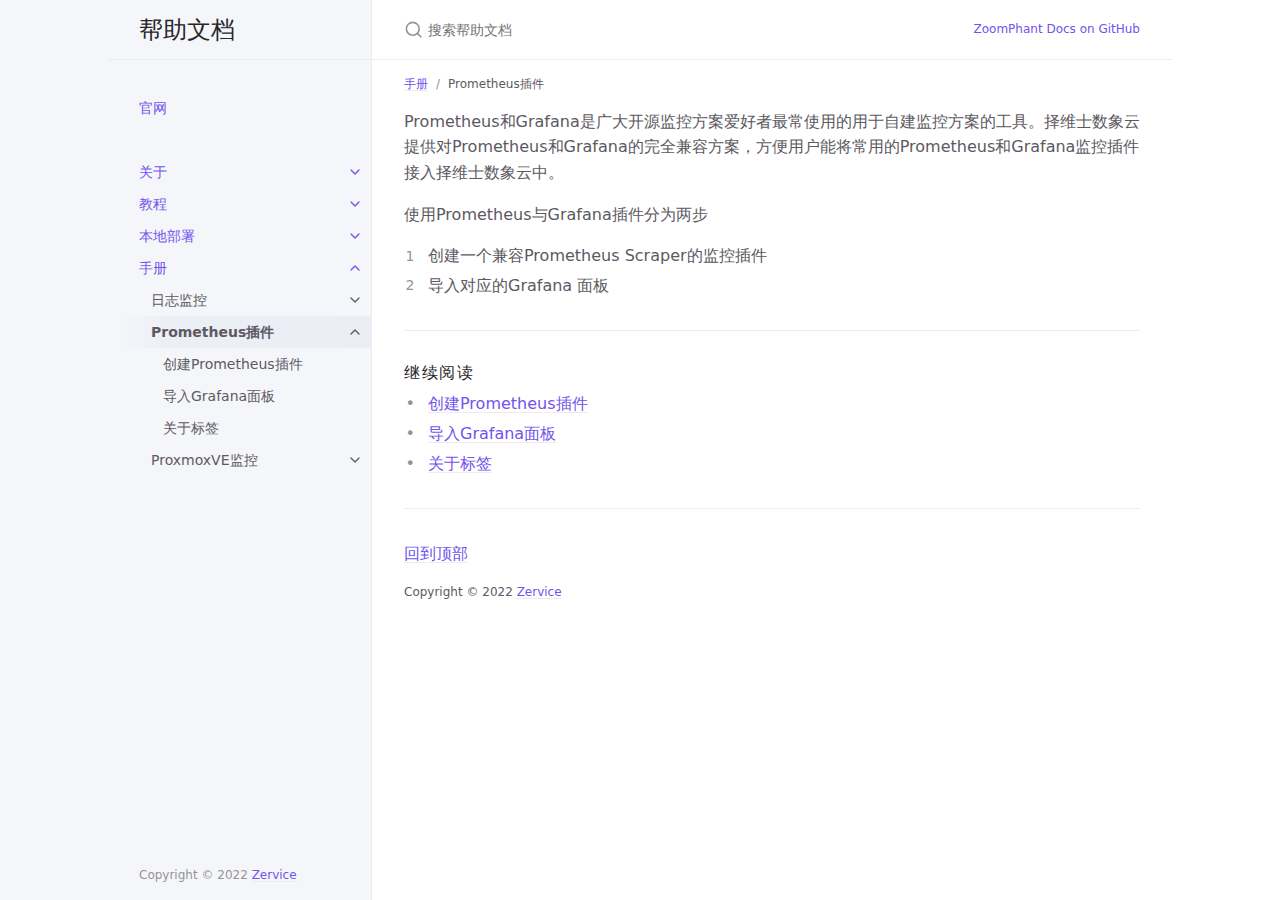
<file: docs/manual/prometheus/index.html>
<!DOCTYPE html><html lang="en-US"><head><meta charset="UTF-8"><meta http-equiv="X-UA-Compatible" content="IE=Edge"><link rel="shortcut icon" href="/favicon.ico" type="image/x-icon"><link rel="stylesheet" href="/assets/css/just-the-docs-default.css"> <script type="text/javascript" src="/assets/js/just-the-docs.js"></script><meta name="viewport" content="width=device-width, initial-scale=1"><title>Prometheus插件 | 数象智云帮助文档</title><meta name="generator" content="Jekyll v4.2.2" /><meta property="og:title" content="Prometheus插件" /><meta property="og:locale" content="en_US" /><meta name="description" content="How to use ZoomPhant Platform to solve all your monitoring problems" /><meta property="og:description" content="How to use ZoomPhant Platform to solve all your monitoring problems" /><link rel="canonical" href="/docs/manual/prometheus/" /><meta property="og:url" content="/docs/manual/prometheus/" /><meta property="og:site_name" content="数象智云帮助文档" /><meta property="og:type" content="website" /><meta name="twitter:card" content="summary" /><meta property="twitter:title" content="Prometheus插件" /> <script type="application/ld+json"> {"@context":"https://schema.org","@type":"WebPage","description":"How to use ZoomPhant Platform to solve all your monitoring problems","headline":"Prometheus插件","url":"/docs/manual/prometheus/"}</script><body> <svg xmlns="http://www.w3.org/2000/svg" style="display: none;"> <symbol id="svg-link" viewBox="0 0 24 24"><title>Link</title><svg xmlns="http://www.w3.org/2000/svg" width="24" height="24" viewBox="0 0 24 24" fill="none" stroke="currentColor" stroke-width="2" stroke-linecap="round" stroke-linejoin="round" class="feather feather-link"><path d="M10 13a5 5 0 0 0 7.54.54l3-3a5 5 0 0 0-7.07-7.07l-1.72 1.71"></path><path d="M14 11a5 5 0 0 0-7.54-.54l-3 3a5 5 0 0 0 7.07 7.07l1.71-1.71"></path> </svg> </symbol> <symbol id="svg-search" viewBox="0 0 24 24"><title>搜索</title><svg xmlns="http://www.w3.org/2000/svg" width="24" height="24" viewBox="0 0 24 24" fill="none" stroke="currentColor" stroke-width="2" stroke-linecap="round" stroke-linejoin="round" class="feather feather-search"> <circle cx="11" cy="11" r="8"></circle><line x1="21" y1="21" x2="16.65" y2="16.65"></line> </svg> </symbol> <symbol id="svg-menu" viewBox="0 0 24 24"><title>Menu</title><svg xmlns="http://www.w3.org/2000/svg" width="24" height="24" viewBox="0 0 24 24" fill="none" stroke="currentColor" stroke-width="2" stroke-linecap="round" stroke-linejoin="round" class="feather feather-menu"><line x1="3" y1="12" x2="21" y2="12"></line><line x1="3" y1="6" x2="21" y2="6"></line><line x1="3" y1="18" x2="21" y2="18"></line> </svg> </symbol> <symbol id="svg-arrow-right" viewBox="0 0 24 24"><title>Expand</title><svg xmlns="http://www.w3.org/2000/svg" width="24" height="24" viewBox="0 0 24 24" fill="none" stroke="currentColor" stroke-width="2" stroke-linecap="round" stroke-linejoin="round" class="feather feather-chevron-right"><polyline points="9 18 15 12 9 6"></polyline> </svg> </symbol> <symbol id="svg-doc" viewBox="0 0 24 24"><title>Document</title><svg xmlns="http://www.w3.org/2000/svg" width="24" height="24" viewBox="0 0 24 24" fill="none" stroke="currentColor" stroke-width="2" stroke-linecap="round" stroke-linejoin="round" class="feather feather-file"><path d="M13 2H6a2 2 0 0 0-2 2v16a2 2 0 0 0 2 2h12a2 2 0 0 0 2-2V9z"></path><polyline points="13 2 13 9 20 9"></polyline> </svg> </symbol> </svg><div class="side-bar"><div class="site-header"> <a href="/" class="site-title lh-tight"> 帮助文档 </a> <a href="#" id="menu-button" class="site-button"> <svg viewBox="0 0 24 24" class="icon"><use xlink:href="#svg-menu"></use></svg> </a></div><nav role="navigation" aria-label="Main" id="site-nav" class="site-nav"><ul class="nav-list"><li class="nav-list-item"><a href="/" class="nav-list-link">官网</a><li class="nav-list-item"><a href="#" class="nav-list-expander"><svg viewBox="0 0 24 24"><use xlink:href="#svg-arrow-right"></use></svg></a><a href="/docs/" class="nav-list-link">关于</a><ul class="nav-list "><li class="nav-list-item "><a href="#" class="nav-list-expander"><svg viewBox="0 0 24 24"><use xlink:href="#svg-arrow-right"></use></svg></a><a href="/docs/about/zp/" class="nav-list-link">数象云</a><ul class="nav-list"><li class="nav-list-item "> <a href="/docs/about/zp/10spm/" class="nav-list-link">服务性能监控（SPM）</a><li class="nav-list-item "> <a href="/docs/about/zp/20tm/" class="nav-list-link">完全监控（TM）</a></ul><li class="nav-list-item "><a href="/docs/about/caps/" class="nav-list-link">监控能力</a></ul><li class="nav-list-item"><a href="#" class="nav-list-expander"><svg viewBox="0 0 24 24"><use xlink:href="#svg-arrow-right"></use></svg></a><a href="/docs/tutorial/" class="nav-list-link">教程</a><ul class="nav-list "><li class="nav-list-item "><a href="#" class="nav-list-expander"><svg viewBox="0 0 24 24"><use xlink:href="#svg-arrow-right"></use></svg></a><a href="/docs/tutorial/account/" class="nav-list-link">自助创建账户</a><ul class="nav-list"><li class="nav-list-item "> <a href="/docs/tutorial/account/account-setting/" class="nav-list-link">账户设置</a></ul><li class="nav-list-item "><a href="#" class="nav-list-expander"><svg viewBox="0 0 24 24"><use xlink:href="#svg-arrow-right"></use></svg></a><a href="/docs/tutorial/first/" class="nav-list-link">第一个监控</a><ul class="nav-list"><li class="nav-list-item "> <a href="/docs/tutorial/first/spm/" class="nav-list-link">第一个服务监控</a><li class="nav-list-item "> <a href="/docs/tutorial/first/host/" class="nav-list-link">第一个主机监控</a><li class="nav-list-item "> <a href="/docs/tutorial/first/kubernetes/" class="nav-list-link">第一个集群监控</a></ul><li class="nav-list-item "><a href="#" class="nav-list-expander"><svg viewBox="0 0 24 24"><use xlink:href="#svg-arrow-right"></use></svg></a><a href="/docs/tutorial/spm/" class="nav-list-link">服务性能监控(SPM)</a><ul class="nav-list"><li class="nav-list-item "> <a href="/docs/tutorial/spm/01-create-spm/" class="nav-list-link">创建服务性能监控(SPM)</a><li class="nav-list-item "> <a href="/docs/tutorial/spm/02-spm-overview/" class="nav-list-link">服务概览</a><li class="nav-list-item "> <a href="/docs/tutorial/spm/03-spm-user/" class="nav-list-link">用户体验</a><li class="nav-list-item "> <a href="/docs/tutorial/spm/04-spm-funcs/" class="nav-list-link">功能巡检</a><li class="nav-list-item "> <a href="/docs/tutorial/spm/05-spm-security/" class="nav-list-link">服务安全</a><li class="nav-list-item "> <a href="/docs/tutorial/spm/06-spm-locs/" class="nav-list-link">监测位置</a><li class="nav-list-item "> <a href="/docs/tutorial/spm/07-spm-events/" class="nav-list-link">服务事件</a><li class="nav-list-item "> <a href="/docs/tutorial/spm/10-spm-telemetry/" class="nav-list-link">管理功能巡检</a></ul><li class="nav-list-item "><a href="/docs/tutorial/concepts/" class="nav-list-link">理解服务监控相关概念</a><li class="nav-list-item "><a href="#" class="nav-list-expander"><svg viewBox="0 0 24 24"><use xlink:href="#svg-arrow-right"></use></svg></a><a href="/docs/tutorial/tm/" class="nav-list-link">完全监控(TM)</a><ul class="nav-list"><li class="nav-list-item "> <a href="/docs/tutorial/tm/01-install-collector/" class="nav-list-link">创建采集器</a><li class="nav-list-item "> <a href="/docs/tutorial/tm/02-manage-instance/" class="nav-list-link">监控实例</a><li class="nav-list-item "> <a href="/docs/tutorial/tm/02-manage-instance-01-add-host/" class="nav-list-link">· 添加主机监控实例</a><li class="nav-list-item "> <a href="/docs/tutorial/tm/02-manage-instance-02-add-switch/" class="nav-list-link">· 添加交换机路由器监控实例</a><li class="nav-list-item "> <a href="/docs/tutorial/tm/02-manage-instance-03-add-portcheck/" class="nav-list-link">· 添加TCP端口监控实例</a><li class="nav-list-item "> <a href="/docs/tutorial/tm/02-manage-instance-04-add-httpcheck/" class="nav-list-link">· 添加HTTP服务监控实例</a><li class="nav-list-item "> <a href="/docs/tutorial/tm/03-view-data-and-alerting/" class="nav-list-link">查看数据与告警</a><li class="nav-list-item "> <a href="/docs/tutorial/tm/dashboard/" class="nav-list-link">用户面板</a></ul><li class="nav-list-item "><a href="#" class="nav-list-expander"><svg viewBox="0 0 24 24"><use xlink:href="#svg-arrow-right"></use></svg></a><a href="/docs/tutorial/configurations/" class="nav-list-link">配置管理</a><ul class="nav-list"><li class="nav-list-item "> <a href="/docs/tutorial/configurations/10normal/" class="nav-list-link">通用配置</a><li class="nav-list-item "> <a href="/docs/tutorial/configurations/20smtp/" class="nav-list-link">SMTP配置</a><li class="nav-list-item "> <a href="/docs/tutorial/configurations/30dingding/" class="nav-list-link">钉钉通知</a></ul><li class="nav-list-item "><a href="#" class="nav-list-expander"><svg viewBox="0 0 24 24"><use xlink:href="#svg-arrow-right"></use></svg></a><a href="/docs/tutorial/alert/" class="nav-list-link">异常告警</a><ul class="nav-list"><li class="nav-list-item "> <a href="/docs/tutorial/alert/10-alert-channel/" class="nav-list-link">通知渠道</a><li class="nav-list-item "> <a href="/docs/tutorial/alert/20-spm-alert/" class="nav-list-link">服务性能监控告警</a><li class="nav-list-item "> <a href="/docs/tutorial/alert/30-tm-alert/" class="nav-list-link">全面监控告警</a><li class="nav-list-item "> <a href="/docs/tutorial/alert/40-alert-list/" class="nav-list-link">告警规则管理</a><li class="nav-list-item "> <a href="/docs/tutorial/alert/50-view-alert/" class="nav-list-link">异常告警查看</a></ul></ul><li class="nav-list-item"><a href="#" class="nav-list-expander"><svg viewBox="0 0 24 24"><use xlink:href="#svg-arrow-right"></use></svg></a><a href="/docs/deployment/" class="nav-list-link">本地部署</a><ul class="nav-list "><li class="nav-list-item "><a href="/docs/deployment/docker/" class="nav-list-link">部署说明</a><li class="nav-list-item "><a href="/docs/deployment/docker/setup/" class="nav-list-link">初始配置</a></ul><li class="nav-list-item active"><a href="#" class="nav-list-expander"><svg viewBox="0 0 24 24"><use xlink:href="#svg-arrow-right"></use></svg></a><a href="/docs/manual/" class="nav-list-link">手册</a><ul class="nav-list "><li class="nav-list-item "><a href="#" class="nav-list-expander"><svg viewBox="0 0 24 24"><use xlink:href="#svg-arrow-right"></use></svg></a><a href="/docs/manual/log/" class="nav-list-link">日志监控</a><ul class="nav-list"><li class="nav-list-item "> <a href="/docs/manual/log/syntax/" class="nav-list-link">查询语法</a><li class="nav-list-item "> <a href="/docs/manual/log/usecase/" class="nav-list-link">使用案例</a><li class="nav-list-item "> <a href="/docs/manual/log/add/" class="nav-list-link">添加日志监控</a></ul><li class="nav-list-item active"><a href="#" class="nav-list-expander"><svg viewBox="0 0 24 24"><use xlink:href="#svg-arrow-right"></use></svg></a><a href="/docs/manual/prometheus/" class="nav-list-link active">Prometheus插件</a><ul class="nav-list"><li class="nav-list-item "> <a href="/docs/manual/prometheus/prom/" class="nav-list-link">创建Prometheus插件</a><li class="nav-list-item "> <a href="/docs/manual/prometheus/grafana/" class="nav-list-link">导入Grafana面板</a><li class="nav-list-item "> <a href="/docs/manual/prometheus/labels/" class="nav-list-link">关于标签</a></ul><li class="nav-list-item "><a href="#" class="nav-list-expander"><svg viewBox="0 0 24 24"><use xlink:href="#svg-arrow-right"></use></svg></a><a href="/docs/manual/proxmox/" class="nav-list-link">ProxmoxVE监控</a><ul class="nav-list"><li class="nav-list-item "> <a href="/docs/manual/proxmox/install/" class="nav-list-link">添加监控</a><li class="nav-list-item "> <a href="/docs/manual/proxmox/diagrams/" class="nav-list-link">查看图标</a></ul></ul></ul></nav><footer class="site-footer"> Copyright &copy; 2022 <a href="https://www.zervice.cn">Zervice</a></footer></div><div class="main" id="top"><div id="main-header" class="main-header"><div class="search"><div class="search-input-wrap"> <input type="text" id="search-input" class="search-input" tabindex="0" placeholder="搜索帮助文档" aria-label="搜索帮助文档" autocomplete="off"> <label for="search-input" class="search-label"><svg viewBox="0 0 24 24" class="search-icon"><use xlink:href="#svg-search"></use></svg></label></div><div id="search-results" class="search-results"></div></div><nav aria-label="Auxiliary" class="aux-nav"><ul class="aux-nav-list"><li class="aux-nav-list-item"> <a href="//github.com/ZoomPhant/Docs" class="site-button" > ZoomPhant Docs on GitHub </a></ul></nav></div><div id="main-content-wrap" class="main-content-wrap"><nav aria-label="Breadcrumb" class="breadcrumb-nav"><ol class="breadcrumb-nav-list"><li class="breadcrumb-nav-list-item"><a href="/docs/manual/">手册</a><li class="breadcrumb-nav-list-item"><span>Prometheus插件</span></ol></nav><div id="main-content" class="main-content" role="main"><p>Prometheus和Grafana是广大开源监控方案爱好者最常使用的用于自建监控方案的工具。择维士数象云提供对Prometheus和Grafana的完全兼容方案，方便用户能将常用的Prometheus和Grafana监控插件接入择维士数象云中。</p><p>使用Prometheus与Grafana插件分为两步</p><ol><li>创建一个兼容Prometheus Scraper的监控插件<li>导入对应的Grafana 面板</ol><hr><h2 class="text-delta">继续阅读</h2><ul><li> <a href="/docs/manual/prometheus/prom/">创建Prometheus插件</a><li> <a href="/docs/manual/prometheus/grafana/">导入Grafana面板</a><li> <a href="/docs/manual/prometheus/labels/">关于标签</a></ul><hr><footer><p><a href="#top" id="back-to-top">回到顶部</a></p><p class="text-small text-grey-dk-100 mb-0">Copyright &copy; 2022 <a href="https://www.zervice.cn">Zervice</a></p><div class="d-flex mt-2"></div></footer></div></div><div class="search-overlay"></div></div>
</file>
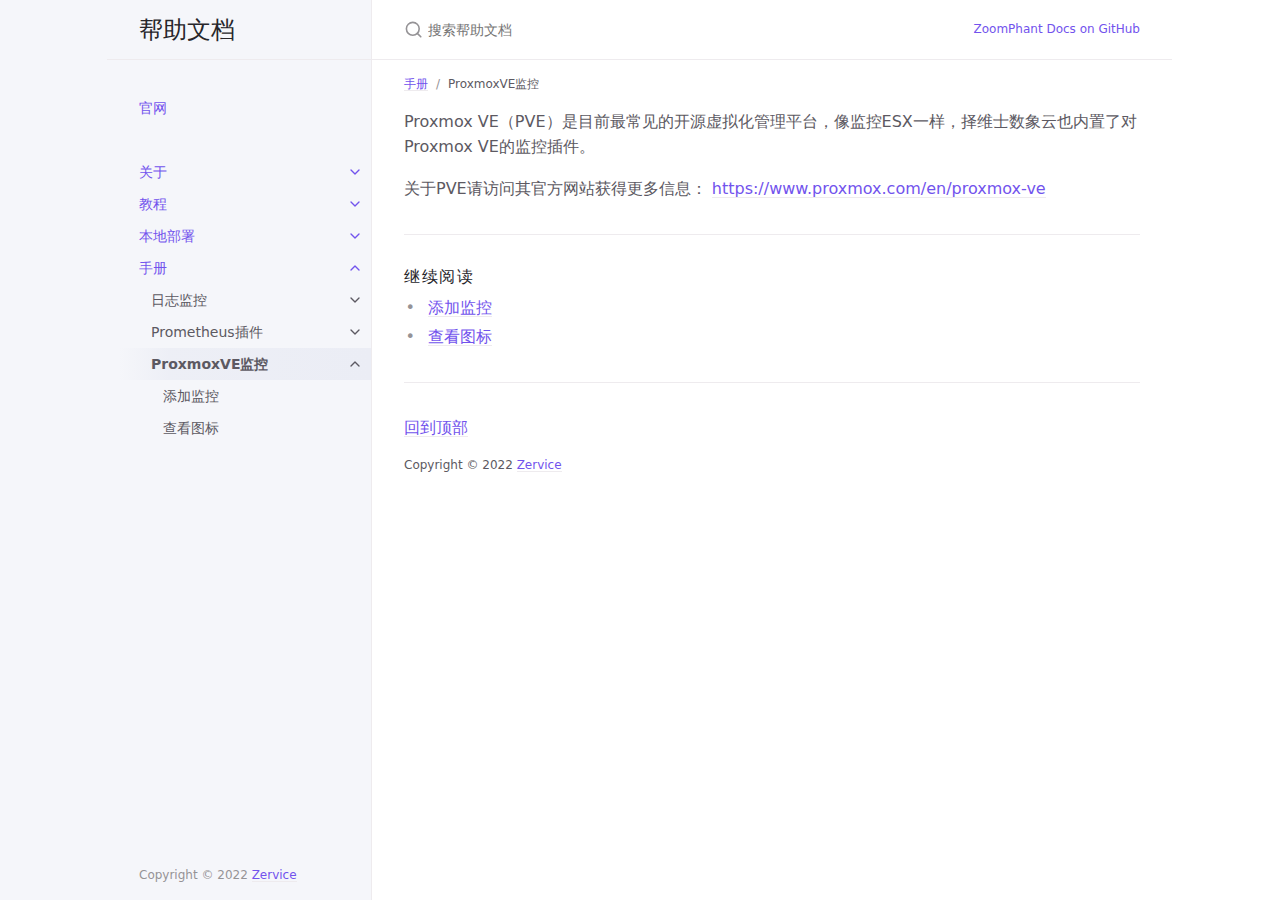
<file: docs/manual/proxmox/index.html>
<!DOCTYPE html><html lang="en-US"><head><meta charset="UTF-8"><meta http-equiv="X-UA-Compatible" content="IE=Edge"><link rel="shortcut icon" href="/favicon.ico" type="image/x-icon"><link rel="stylesheet" href="/assets/css/just-the-docs-default.css"> <script type="text/javascript" src="/assets/js/just-the-docs.js"></script><meta name="viewport" content="width=device-width, initial-scale=1"><title>ProxmoxVE监控 | 数象智云帮助文档</title><meta name="generator" content="Jekyll v4.2.2" /><meta property="og:title" content="ProxmoxVE监控" /><meta property="og:locale" content="en_US" /><meta name="description" content="How to use ZoomPhant Platform to solve all your monitoring problems" /><meta property="og:description" content="How to use ZoomPhant Platform to solve all your monitoring problems" /><link rel="canonical" href="/docs/manual/proxmox/" /><meta property="og:url" content="/docs/manual/proxmox/" /><meta property="og:site_name" content="数象智云帮助文档" /><meta property="og:type" content="website" /><meta name="twitter:card" content="summary" /><meta property="twitter:title" content="ProxmoxVE监控" /> <script type="application/ld+json"> {"@context":"https://schema.org","@type":"WebPage","description":"How to use ZoomPhant Platform to solve all your monitoring problems","headline":"ProxmoxVE监控","url":"/docs/manual/proxmox/"}</script><body> <svg xmlns="http://www.w3.org/2000/svg" style="display: none;"> <symbol id="svg-link" viewBox="0 0 24 24"><title>Link</title><svg xmlns="http://www.w3.org/2000/svg" width="24" height="24" viewBox="0 0 24 24" fill="none" stroke="currentColor" stroke-width="2" stroke-linecap="round" stroke-linejoin="round" class="feather feather-link"><path d="M10 13a5 5 0 0 0 7.54.54l3-3a5 5 0 0 0-7.07-7.07l-1.72 1.71"></path><path d="M14 11a5 5 0 0 0-7.54-.54l-3 3a5 5 0 0 0 7.07 7.07l1.71-1.71"></path> </svg> </symbol> <symbol id="svg-search" viewBox="0 0 24 24"><title>搜索</title><svg xmlns="http://www.w3.org/2000/svg" width="24" height="24" viewBox="0 0 24 24" fill="none" stroke="currentColor" stroke-width="2" stroke-linecap="round" stroke-linejoin="round" class="feather feather-search"> <circle cx="11" cy="11" r="8"></circle><line x1="21" y1="21" x2="16.65" y2="16.65"></line> </svg> </symbol> <symbol id="svg-menu" viewBox="0 0 24 24"><title>Menu</title><svg xmlns="http://www.w3.org/2000/svg" width="24" height="24" viewBox="0 0 24 24" fill="none" stroke="currentColor" stroke-width="2" stroke-linecap="round" stroke-linejoin="round" class="feather feather-menu"><line x1="3" y1="12" x2="21" y2="12"></line><line x1="3" y1="6" x2="21" y2="6"></line><line x1="3" y1="18" x2="21" y2="18"></line> </svg> </symbol> <symbol id="svg-arrow-right" viewBox="0 0 24 24"><title>Expand</title><svg xmlns="http://www.w3.org/2000/svg" width="24" height="24" viewBox="0 0 24 24" fill="none" stroke="currentColor" stroke-width="2" stroke-linecap="round" stroke-linejoin="round" class="feather feather-chevron-right"><polyline points="9 18 15 12 9 6"></polyline> </svg> </symbol> <symbol id="svg-doc" viewBox="0 0 24 24"><title>Document</title><svg xmlns="http://www.w3.org/2000/svg" width="24" height="24" viewBox="0 0 24 24" fill="none" stroke="currentColor" stroke-width="2" stroke-linecap="round" stroke-linejoin="round" class="feather feather-file"><path d="M13 2H6a2 2 0 0 0-2 2v16a2 2 0 0 0 2 2h12a2 2 0 0 0 2-2V9z"></path><polyline points="13 2 13 9 20 9"></polyline> </svg> </symbol> </svg><div class="side-bar"><div class="site-header"> <a href="/" class="site-title lh-tight"> 帮助文档 </a> <a href="#" id="menu-button" class="site-button"> <svg viewBox="0 0 24 24" class="icon"><use xlink:href="#svg-menu"></use></svg> </a></div><nav role="navigation" aria-label="Main" id="site-nav" class="site-nav"><ul class="nav-list"><li class="nav-list-item"><a href="/" class="nav-list-link">官网</a><li class="nav-list-item"><a href="#" class="nav-list-expander"><svg viewBox="0 0 24 24"><use xlink:href="#svg-arrow-right"></use></svg></a><a href="/docs/" class="nav-list-link">关于</a><ul class="nav-list "><li class="nav-list-item "><a href="#" class="nav-list-expander"><svg viewBox="0 0 24 24"><use xlink:href="#svg-arrow-right"></use></svg></a><a href="/docs/about/zp/" class="nav-list-link">数象云</a><ul class="nav-list"><li class="nav-list-item "> <a href="/docs/about/zp/10spm/" class="nav-list-link">服务性能监控（SPM）</a><li class="nav-list-item "> <a href="/docs/about/zp/20tm/" class="nav-list-link">完全监控（TM）</a></ul><li class="nav-list-item "><a href="/docs/about/caps/" class="nav-list-link">监控能力</a></ul><li class="nav-list-item"><a href="#" class="nav-list-expander"><svg viewBox="0 0 24 24"><use xlink:href="#svg-arrow-right"></use></svg></a><a href="/docs/tutorial/" class="nav-list-link">教程</a><ul class="nav-list "><li class="nav-list-item "><a href="#" class="nav-list-expander"><svg viewBox="0 0 24 24"><use xlink:href="#svg-arrow-right"></use></svg></a><a href="/docs/tutorial/account/" class="nav-list-link">自助创建账户</a><ul class="nav-list"><li class="nav-list-item "> <a href="/docs/tutorial/account/account-setting/" class="nav-list-link">账户设置</a></ul><li class="nav-list-item "><a href="#" class="nav-list-expander"><svg viewBox="0 0 24 24"><use xlink:href="#svg-arrow-right"></use></svg></a><a href="/docs/tutorial/first/" class="nav-list-link">第一个监控</a><ul class="nav-list"><li class="nav-list-item "> <a href="/docs/tutorial/first/spm/" class="nav-list-link">第一个服务监控</a><li class="nav-list-item "> <a href="/docs/tutorial/first/host/" class="nav-list-link">第一个主机监控</a><li class="nav-list-item "> <a href="/docs/tutorial/first/kubernetes/" class="nav-list-link">第一个集群监控</a></ul><li class="nav-list-item "><a href="#" class="nav-list-expander"><svg viewBox="0 0 24 24"><use xlink:href="#svg-arrow-right"></use></svg></a><a href="/docs/tutorial/spm/" class="nav-list-link">服务性能监控(SPM)</a><ul class="nav-list"><li class="nav-list-item "> <a href="/docs/tutorial/spm/01-create-spm/" class="nav-list-link">创建服务性能监控(SPM)</a><li class="nav-list-item "> <a href="/docs/tutorial/spm/02-spm-overview/" class="nav-list-link">服务概览</a><li class="nav-list-item "> <a href="/docs/tutorial/spm/03-spm-user/" class="nav-list-link">用户体验</a><li class="nav-list-item "> <a href="/docs/tutorial/spm/04-spm-funcs/" class="nav-list-link">功能巡检</a><li class="nav-list-item "> <a href="/docs/tutorial/spm/05-spm-security/" class="nav-list-link">服务安全</a><li class="nav-list-item "> <a href="/docs/tutorial/spm/06-spm-locs/" class="nav-list-link">监测位置</a><li class="nav-list-item "> <a href="/docs/tutorial/spm/07-spm-events/" class="nav-list-link">服务事件</a><li class="nav-list-item "> <a href="/docs/tutorial/spm/10-spm-telemetry/" class="nav-list-link">管理功能巡检</a></ul><li class="nav-list-item "><a href="/docs/tutorial/concepts/" class="nav-list-link">理解服务监控相关概念</a><li class="nav-list-item "><a href="#" class="nav-list-expander"><svg viewBox="0 0 24 24"><use xlink:href="#svg-arrow-right"></use></svg></a><a href="/docs/tutorial/tm/" class="nav-list-link">完全监控(TM)</a><ul class="nav-list"><li class="nav-list-item "> <a href="/docs/tutorial/tm/01-install-collector/" class="nav-list-link">创建采集器</a><li class="nav-list-item "> <a href="/docs/tutorial/tm/02-manage-instance/" class="nav-list-link">监控实例</a><li class="nav-list-item "> <a href="/docs/tutorial/tm/02-manage-instance-01-add-host/" class="nav-list-link">· 添加主机监控实例</a><li class="nav-list-item "> <a href="/docs/tutorial/tm/02-manage-instance-02-add-switch/" class="nav-list-link">· 添加交换机路由器监控实例</a><li class="nav-list-item "> <a href="/docs/tutorial/tm/02-manage-instance-03-add-portcheck/" class="nav-list-link">· 添加TCP端口监控实例</a><li class="nav-list-item "> <a href="/docs/tutorial/tm/02-manage-instance-04-add-httpcheck/" class="nav-list-link">· 添加HTTP服务监控实例</a><li class="nav-list-item "> <a href="/docs/tutorial/tm/03-view-data-and-alerting/" class="nav-list-link">查看数据与告警</a><li class="nav-list-item "> <a href="/docs/tutorial/tm/dashboard/" class="nav-list-link">用户面板</a></ul><li class="nav-list-item "><a href="#" class="nav-list-expander"><svg viewBox="0 0 24 24"><use xlink:href="#svg-arrow-right"></use></svg></a><a href="/docs/tutorial/configurations/" class="nav-list-link">配置管理</a><ul class="nav-list"><li class="nav-list-item "> <a href="/docs/tutorial/configurations/10normal/" class="nav-list-link">通用配置</a><li class="nav-list-item "> <a href="/docs/tutorial/configurations/20smtp/" class="nav-list-link">SMTP配置</a><li class="nav-list-item "> <a href="/docs/tutorial/configurations/30dingding/" class="nav-list-link">钉钉通知</a></ul><li class="nav-list-item "><a href="#" class="nav-list-expander"><svg viewBox="0 0 24 24"><use xlink:href="#svg-arrow-right"></use></svg></a><a href="/docs/tutorial/alert/" class="nav-list-link">异常告警</a><ul class="nav-list"><li class="nav-list-item "> <a href="/docs/tutorial/alert/10-alert-channel/" class="nav-list-link">通知渠道</a><li class="nav-list-item "> <a href="/docs/tutorial/alert/20-spm-alert/" class="nav-list-link">服务性能监控告警</a><li class="nav-list-item "> <a href="/docs/tutorial/alert/30-tm-alert/" class="nav-list-link">全面监控告警</a><li class="nav-list-item "> <a href="/docs/tutorial/alert/40-alert-list/" class="nav-list-link">告警规则管理</a><li class="nav-list-item "> <a href="/docs/tutorial/alert/50-view-alert/" class="nav-list-link">异常告警查看</a></ul></ul><li class="nav-list-item"><a href="#" class="nav-list-expander"><svg viewBox="0 0 24 24"><use xlink:href="#svg-arrow-right"></use></svg></a><a href="/docs/deployment/" class="nav-list-link">本地部署</a><ul class="nav-list "><li class="nav-list-item "><a href="/docs/deployment/docker/" class="nav-list-link">部署说明</a><li class="nav-list-item "><a href="/docs/deployment/docker/setup/" class="nav-list-link">初始配置</a></ul><li class="nav-list-item active"><a href="#" class="nav-list-expander"><svg viewBox="0 0 24 24"><use xlink:href="#svg-arrow-right"></use></svg></a><a href="/docs/manual/" class="nav-list-link">手册</a><ul class="nav-list "><li class="nav-list-item "><a href="#" class="nav-list-expander"><svg viewBox="0 0 24 24"><use xlink:href="#svg-arrow-right"></use></svg></a><a href="/docs/manual/log/" class="nav-list-link">日志监控</a><ul class="nav-list"><li class="nav-list-item "> <a href="/docs/manual/log/syntax/" class="nav-list-link">查询语法</a><li class="nav-list-item "> <a href="/docs/manual/log/usecase/" class="nav-list-link">使用案例</a><li class="nav-list-item "> <a href="/docs/manual/log/add/" class="nav-list-link">添加日志监控</a></ul><li class="nav-list-item "><a href="#" class="nav-list-expander"><svg viewBox="0 0 24 24"><use xlink:href="#svg-arrow-right"></use></svg></a><a href="/docs/manual/prometheus/" class="nav-list-link">Prometheus插件</a><ul class="nav-list"><li class="nav-list-item "> <a href="/docs/manual/prometheus/prom/" class="nav-list-link">创建Prometheus插件</a><li class="nav-list-item "> <a href="/docs/manual/prometheus/grafana/" class="nav-list-link">导入Grafana面板</a><li class="nav-list-item "> <a href="/docs/manual/prometheus/labels/" class="nav-list-link">关于标签</a></ul><li class="nav-list-item active"><a href="#" class="nav-list-expander"><svg viewBox="0 0 24 24"><use xlink:href="#svg-arrow-right"></use></svg></a><a href="/docs/manual/proxmox/" class="nav-list-link active">ProxmoxVE监控</a><ul class="nav-list"><li class="nav-list-item "> <a href="/docs/manual/proxmox/install/" class="nav-list-link">添加监控</a><li class="nav-list-item "> <a href="/docs/manual/proxmox/diagrams/" class="nav-list-link">查看图标</a></ul></ul></ul></nav><footer class="site-footer"> Copyright &copy; 2022 <a href="https://www.zervice.cn">Zervice</a></footer></div><div class="main" id="top"><div id="main-header" class="main-header"><div class="search"><div class="search-input-wrap"> <input type="text" id="search-input" class="search-input" tabindex="0" placeholder="搜索帮助文档" aria-label="搜索帮助文档" autocomplete="off"> <label for="search-input" class="search-label"><svg viewBox="0 0 24 24" class="search-icon"><use xlink:href="#svg-search"></use></svg></label></div><div id="search-results" class="search-results"></div></div><nav aria-label="Auxiliary" class="aux-nav"><ul class="aux-nav-list"><li class="aux-nav-list-item"> <a href="//github.com/ZoomPhant/Docs" class="site-button" > ZoomPhant Docs on GitHub </a></ul></nav></div><div id="main-content-wrap" class="main-content-wrap"><nav aria-label="Breadcrumb" class="breadcrumb-nav"><ol class="breadcrumb-nav-list"><li class="breadcrumb-nav-list-item"><a href="/docs/manual/">手册</a><li class="breadcrumb-nav-list-item"><span>ProxmoxVE监控</span></ol></nav><div id="main-content" class="main-content" role="main"><p>Proxmox VE（PVE）是目前最常见的开源虚拟化管理平台，像监控ESX一样，择维士数象云也内置了对Proxmox VE的监控插件。</p><p>关于PVE请访问其官方网站获得更多信息： <a href="https://www.proxmox.com/en/proxmox-ve">https://www.proxmox.com/en/proxmox-ve</a></p><hr><h2 class="text-delta">继续阅读</h2><ul><li> <a href="/docs/manual/proxmox/install/">添加监控</a><li> <a href="/docs/manual/proxmox/diagrams/">查看图标</a></ul><hr><footer><p><a href="#top" id="back-to-top">回到顶部</a></p><p class="text-small text-grey-dk-100 mb-0">Copyright &copy; 2022 <a href="https://www.zervice.cn">Zervice</a></p><div class="d-flex mt-2"></div></footer></div></div><div class="search-overlay"></div></div>
</file>
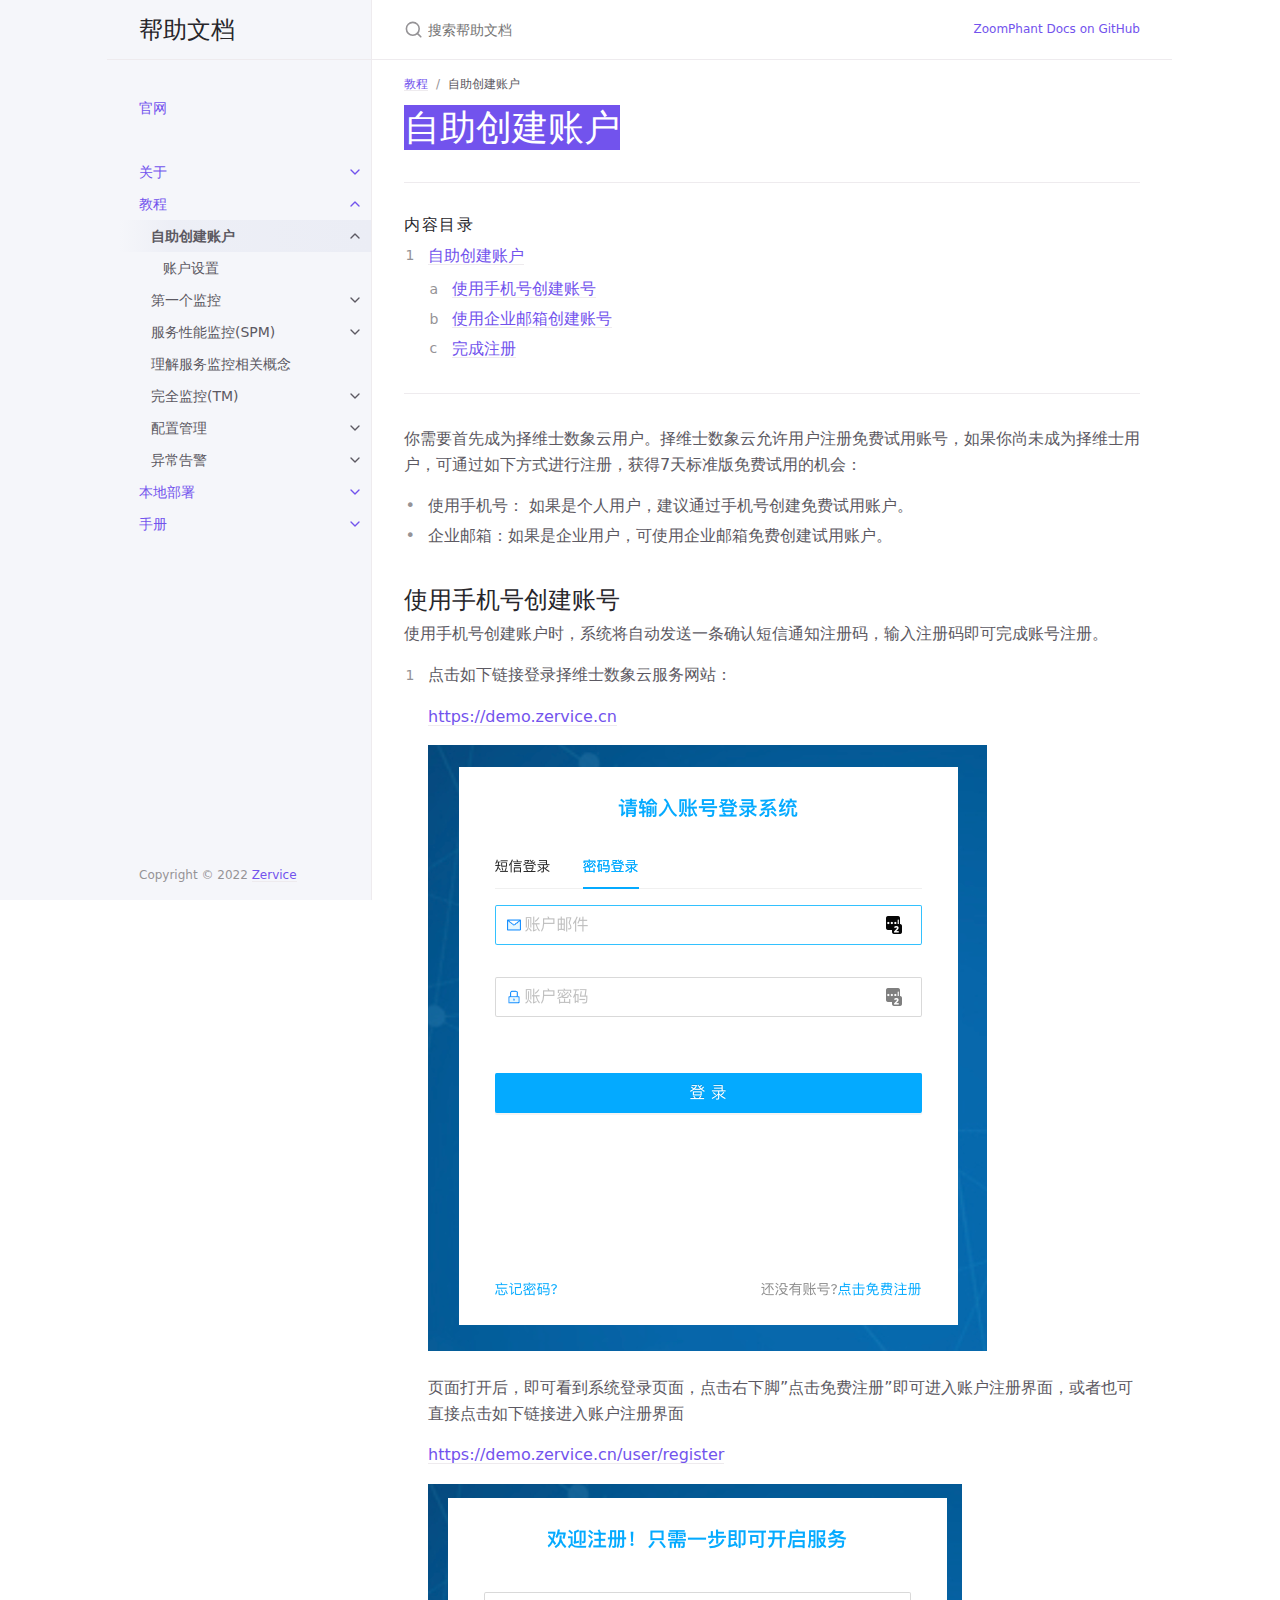
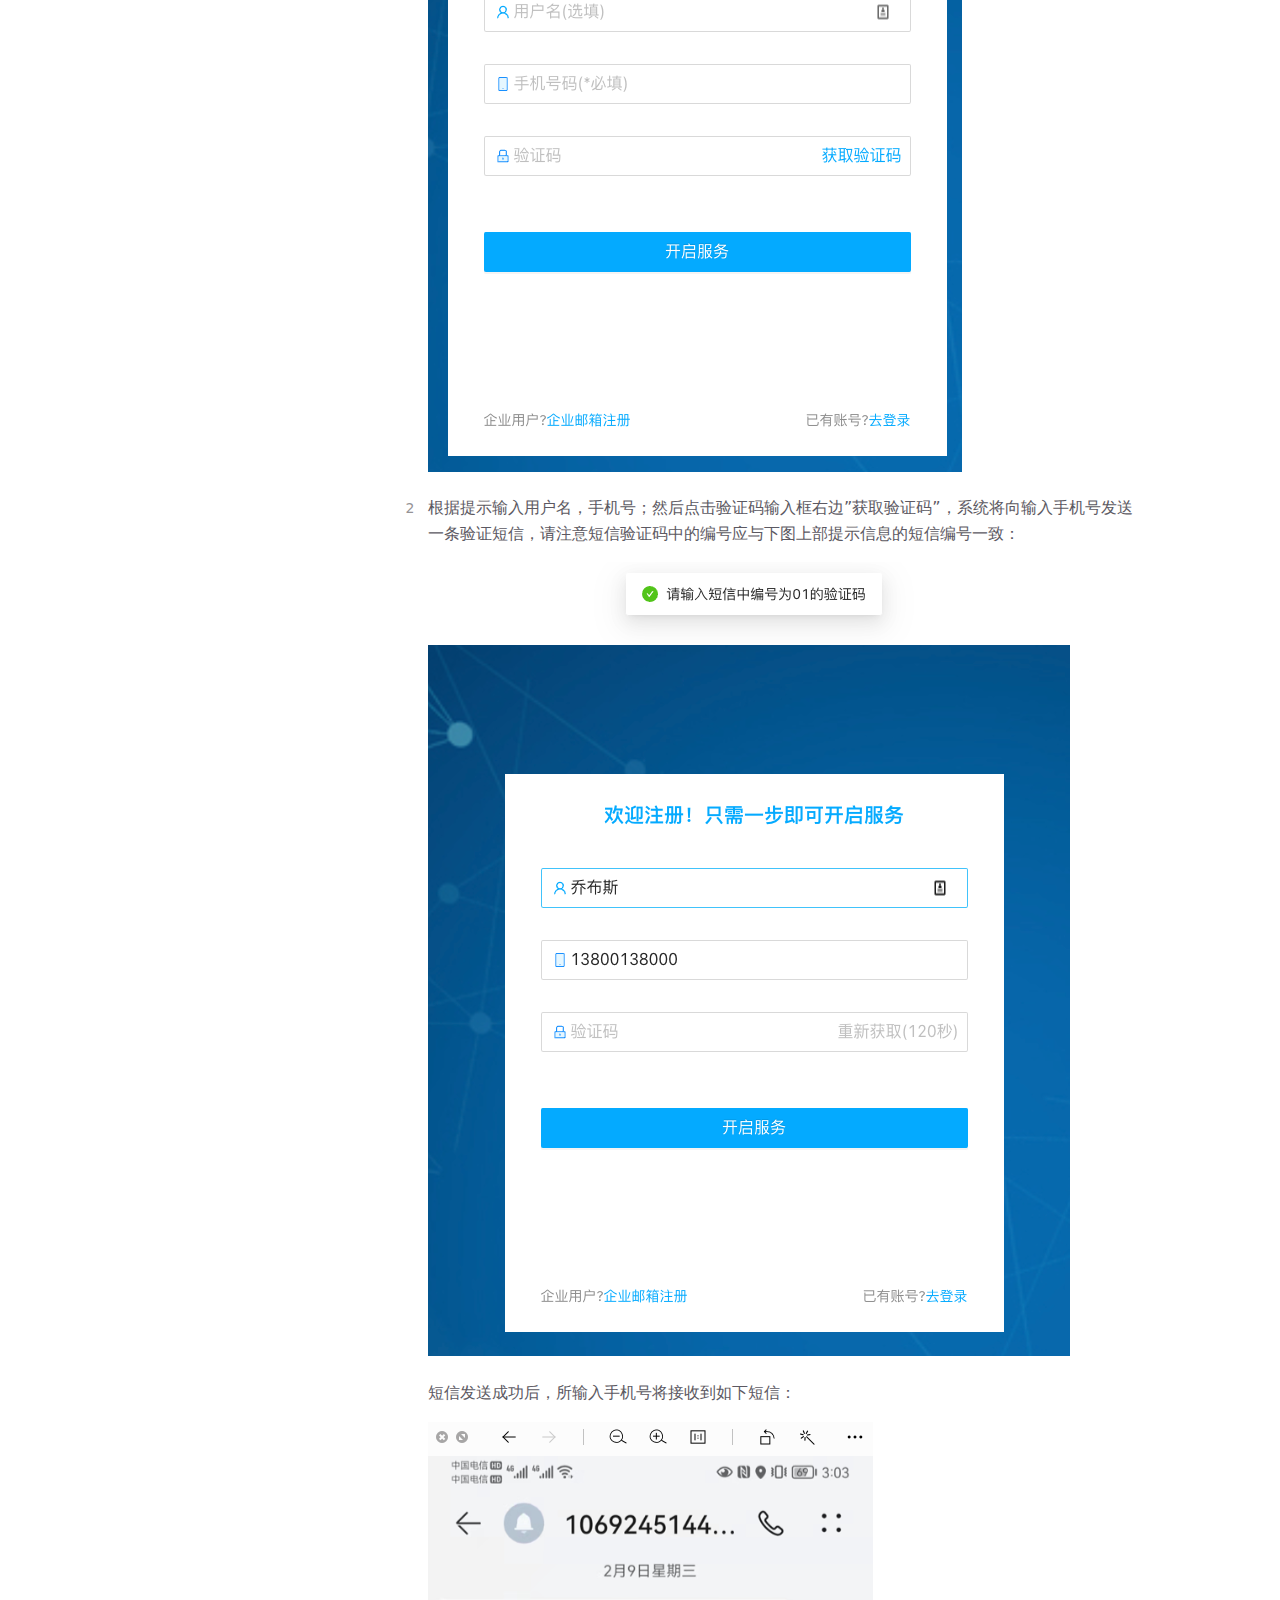
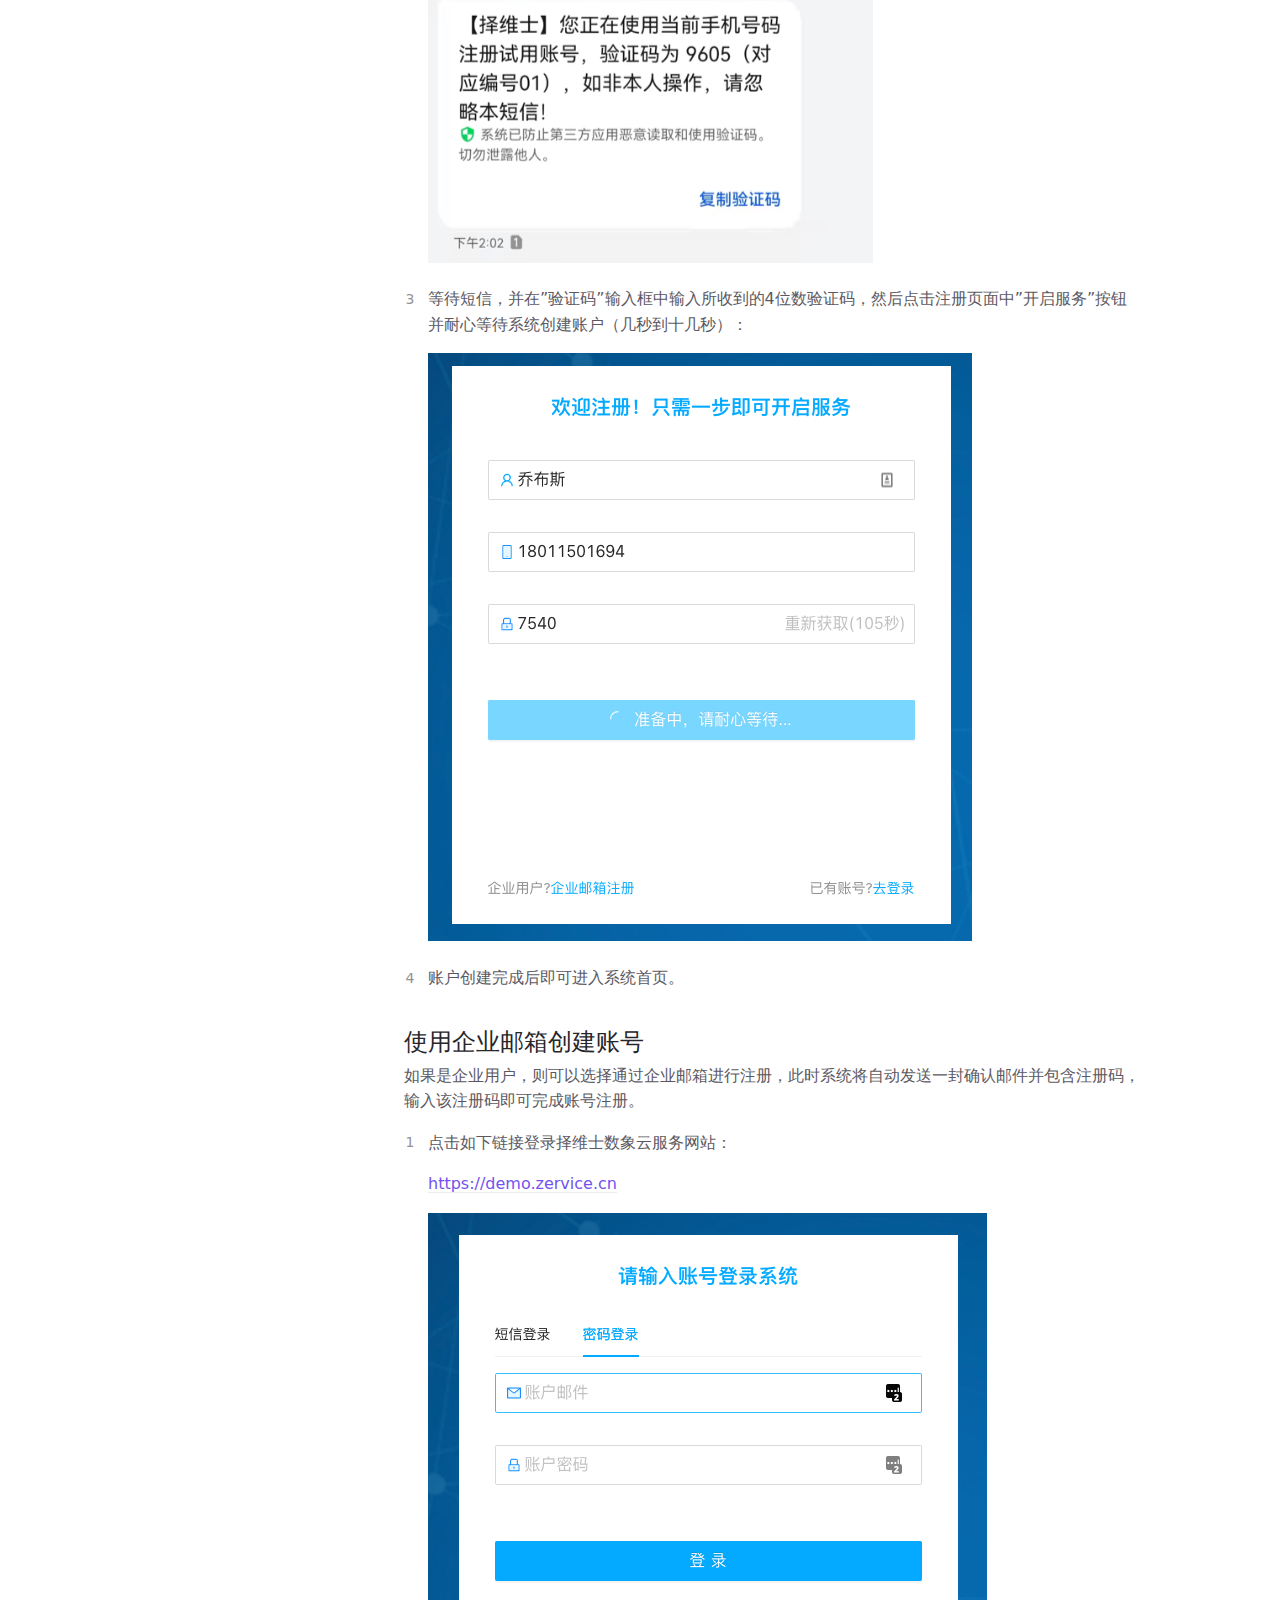
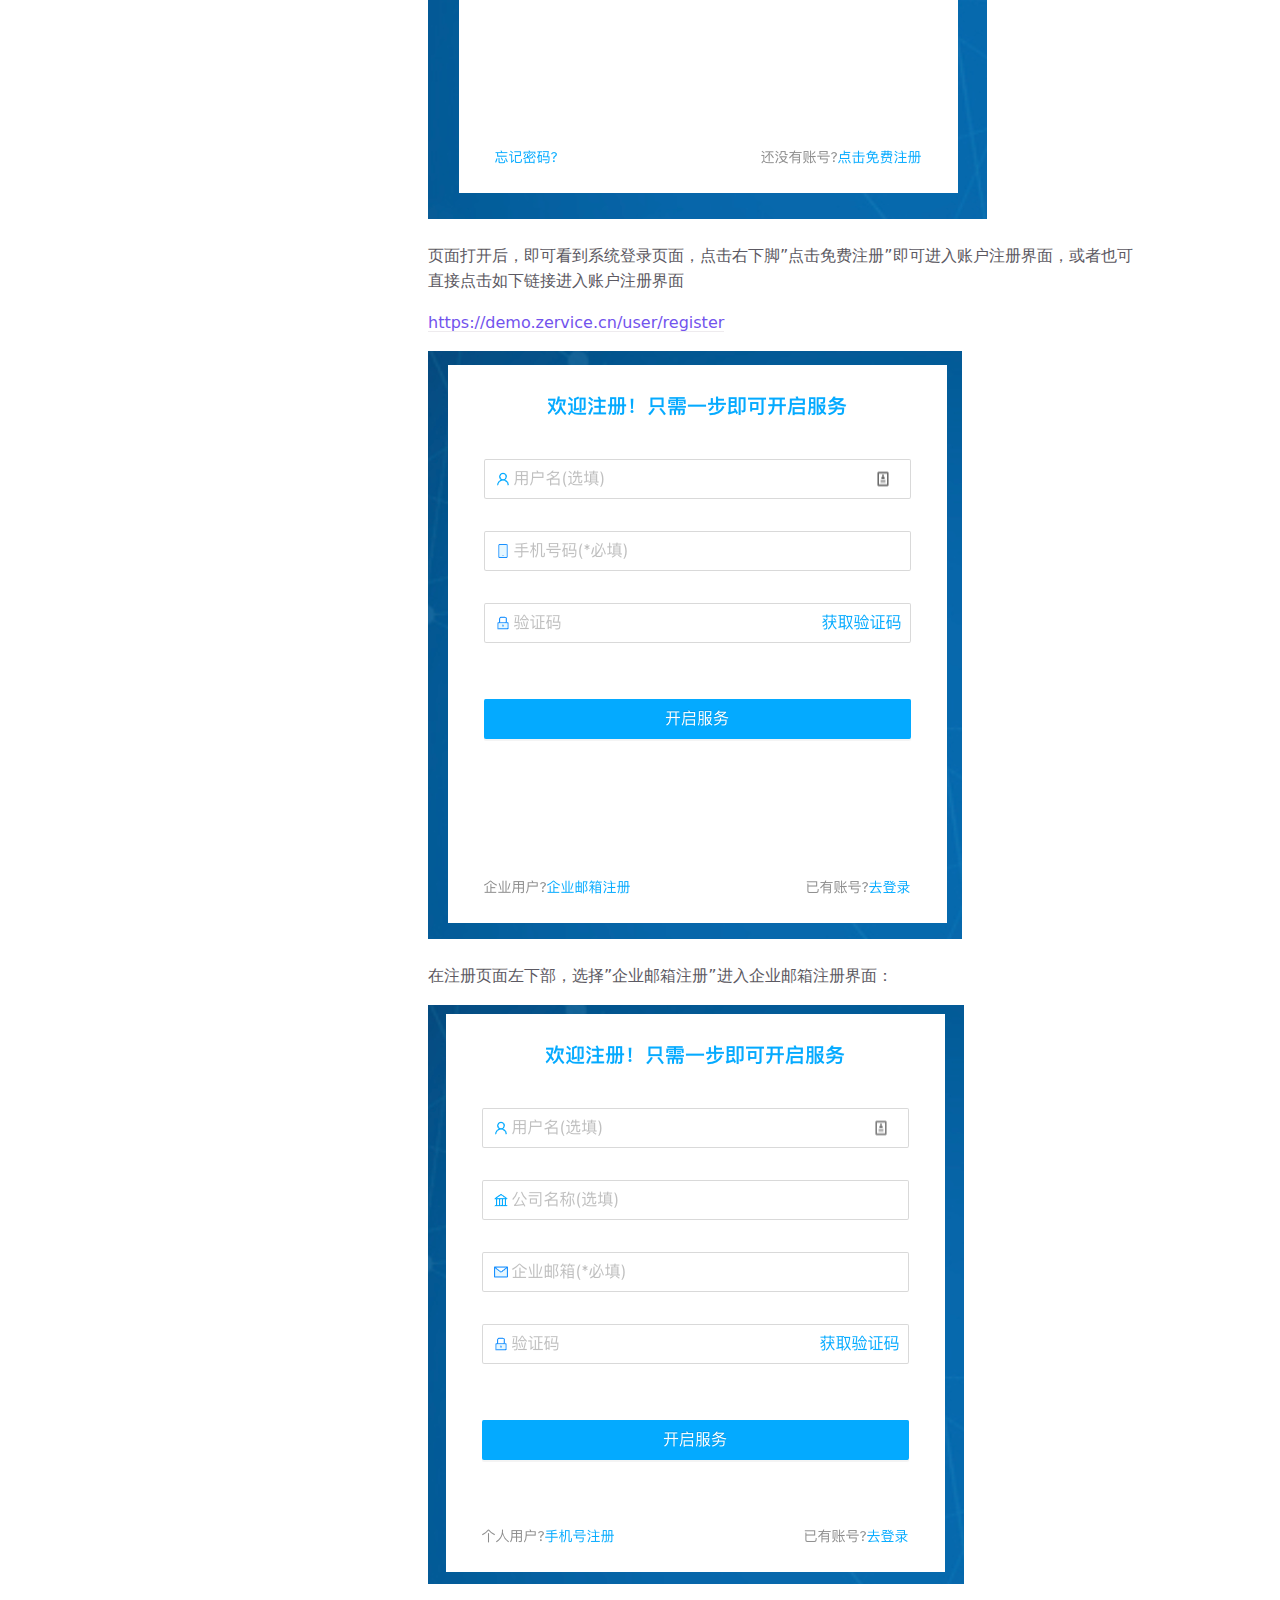
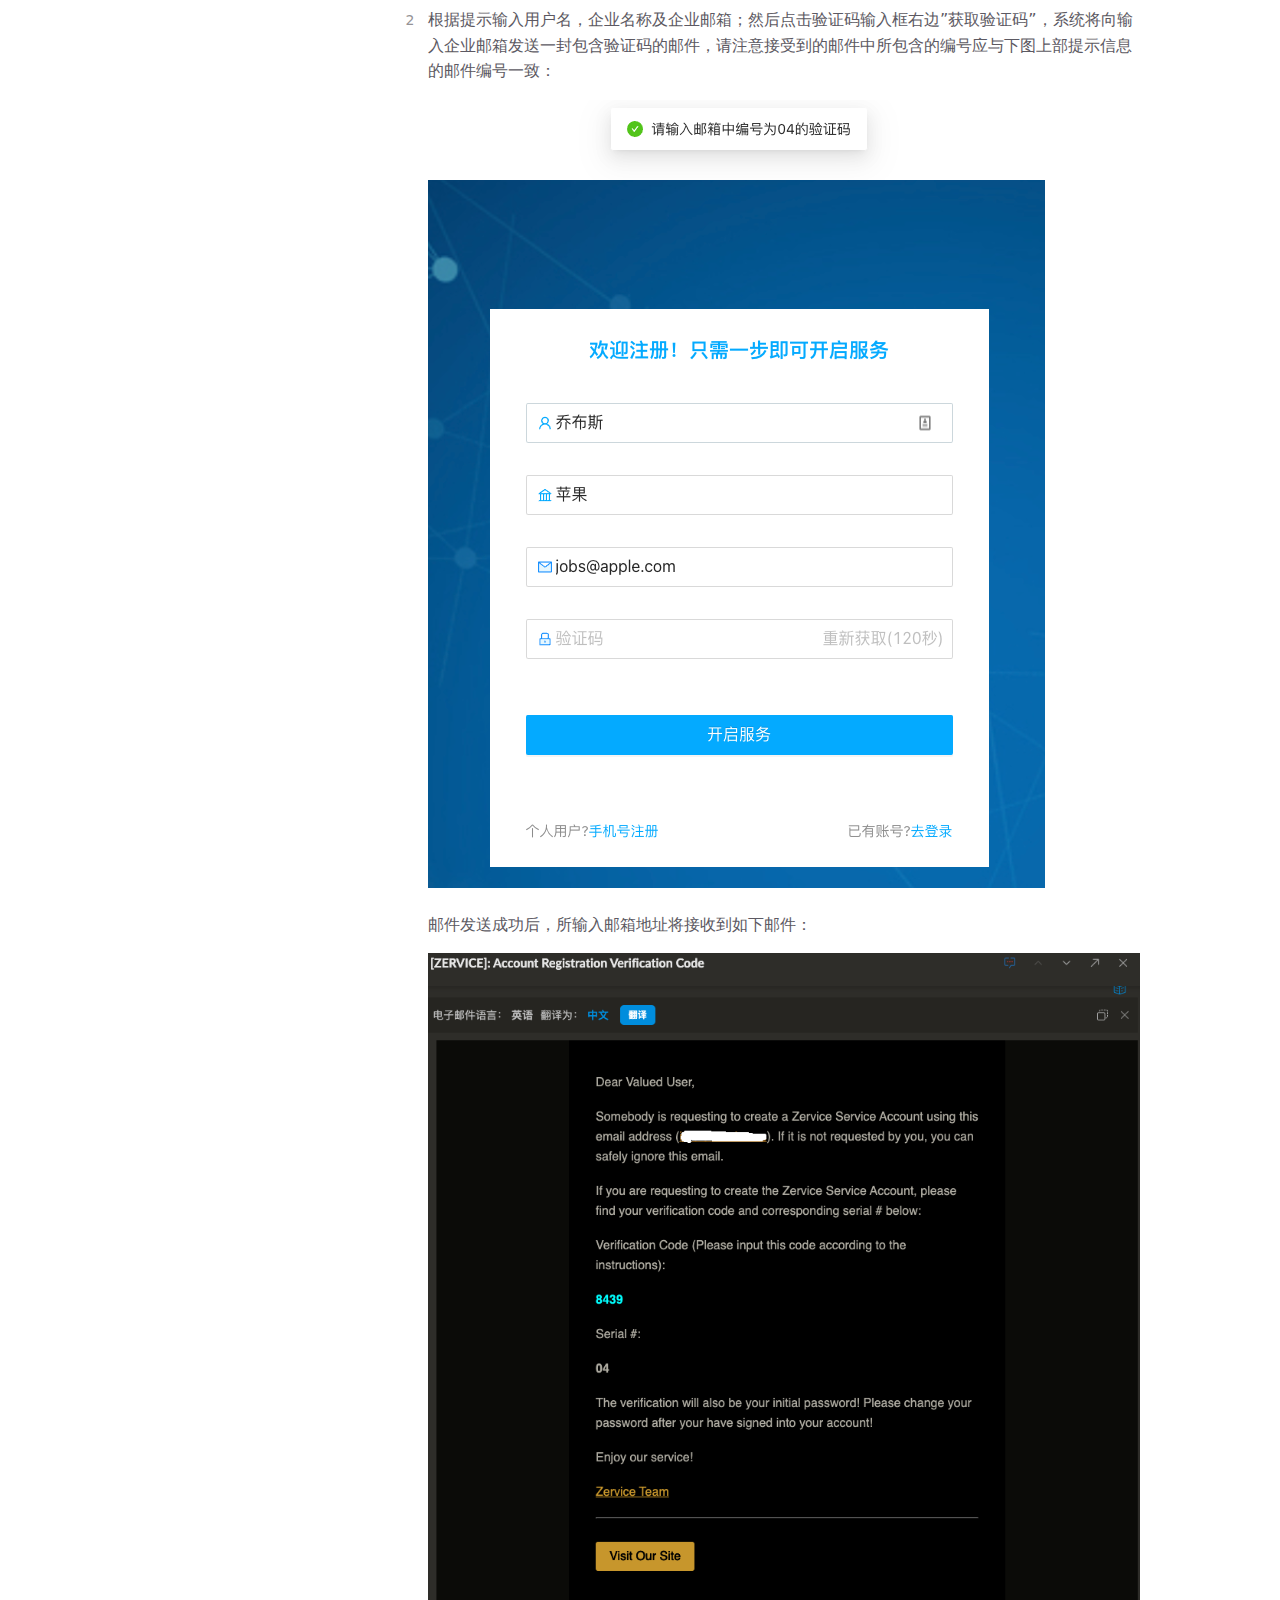
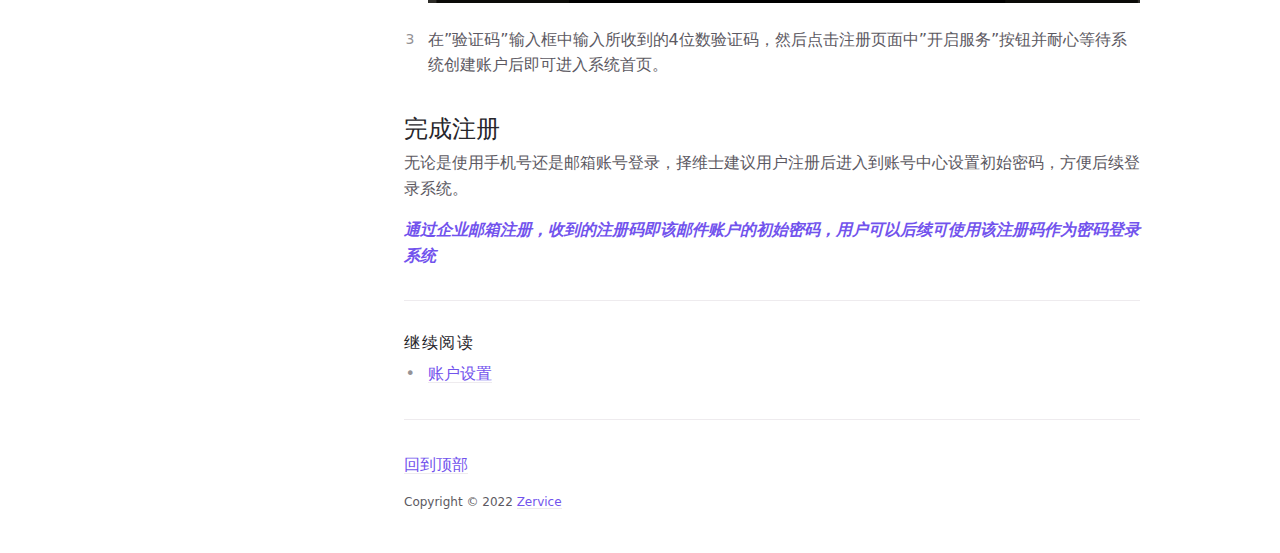
<file: docs/tutorial/account/index.html>
<!DOCTYPE html><html lang="en-US"><head><meta charset="UTF-8"><meta http-equiv="X-UA-Compatible" content="IE=Edge"><link rel="shortcut icon" href="/favicon.ico" type="image/x-icon"><link rel="stylesheet" href="/assets/css/just-the-docs-default.css"> <script type="text/javascript" src="/assets/js/just-the-docs.js"></script><meta name="viewport" content="width=device-width, initial-scale=1"><title>自助创建账户 | 数象智云帮助文档</title><meta name="generator" content="Jekyll v4.2.2" /><meta property="og:title" content="自助创建账户" /><meta property="og:locale" content="en_US" /><meta name="description" content="How to use ZoomPhant Platform to solve all your monitoring problems" /><meta property="og:description" content="How to use ZoomPhant Platform to solve all your monitoring problems" /><link rel="canonical" href="/docs/tutorial/account/" /><meta property="og:url" content="/docs/tutorial/account/" /><meta property="og:site_name" content="数象智云帮助文档" /><meta property="og:type" content="website" /><meta name="twitter:card" content="summary" /><meta property="twitter:title" content="自助创建账户" /> <script type="application/ld+json"> {"@context":"https://schema.org","@type":"WebPage","description":"How to use ZoomPhant Platform to solve all your monitoring problems","headline":"自助创建账户","url":"/docs/tutorial/account/"}</script><body> <svg xmlns="http://www.w3.org/2000/svg" style="display: none;"> <symbol id="svg-link" viewBox="0 0 24 24"><title>Link</title><svg xmlns="http://www.w3.org/2000/svg" width="24" height="24" viewBox="0 0 24 24" fill="none" stroke="currentColor" stroke-width="2" stroke-linecap="round" stroke-linejoin="round" class="feather feather-link"><path d="M10 13a5 5 0 0 0 7.54.54l3-3a5 5 0 0 0-7.07-7.07l-1.72 1.71"></path><path d="M14 11a5 5 0 0 0-7.54-.54l-3 3a5 5 0 0 0 7.07 7.07l1.71-1.71"></path> </svg> </symbol> <symbol id="svg-search" viewBox="0 0 24 24"><title>搜索</title><svg xmlns="http://www.w3.org/2000/svg" width="24" height="24" viewBox="0 0 24 24" fill="none" stroke="currentColor" stroke-width="2" stroke-linecap="round" stroke-linejoin="round" class="feather feather-search"> <circle cx="11" cy="11" r="8"></circle><line x1="21" y1="21" x2="16.65" y2="16.65"></line> </svg> </symbol> <symbol id="svg-menu" viewBox="0 0 24 24"><title>Menu</title><svg xmlns="http://www.w3.org/2000/svg" width="24" height="24" viewBox="0 0 24 24" fill="none" stroke="currentColor" stroke-width="2" stroke-linecap="round" stroke-linejoin="round" class="feather feather-menu"><line x1="3" y1="12" x2="21" y2="12"></line><line x1="3" y1="6" x2="21" y2="6"></line><line x1="3" y1="18" x2="21" y2="18"></line> </svg> </symbol> <symbol id="svg-arrow-right" viewBox="0 0 24 24"><title>Expand</title><svg xmlns="http://www.w3.org/2000/svg" width="24" height="24" viewBox="0 0 24 24" fill="none" stroke="currentColor" stroke-width="2" stroke-linecap="round" stroke-linejoin="round" class="feather feather-chevron-right"><polyline points="9 18 15 12 9 6"></polyline> </svg> </symbol> <symbol id="svg-doc" viewBox="0 0 24 24"><title>Document</title><svg xmlns="http://www.w3.org/2000/svg" width="24" height="24" viewBox="0 0 24 24" fill="none" stroke="currentColor" stroke-width="2" stroke-linecap="round" stroke-linejoin="round" class="feather feather-file"><path d="M13 2H6a2 2 0 0 0-2 2v16a2 2 0 0 0 2 2h12a2 2 0 0 0 2-2V9z"></path><polyline points="13 2 13 9 20 9"></polyline> </svg> </symbol> </svg><div class="side-bar"><div class="site-header"> <a href="/" class="site-title lh-tight"> 帮助文档 </a> <a href="#" id="menu-button" class="site-button"> <svg viewBox="0 0 24 24" class="icon"><use xlink:href="#svg-menu"></use></svg> </a></div><nav role="navigation" aria-label="Main" id="site-nav" class="site-nav"><ul class="nav-list"><li class="nav-list-item"><a href="/" class="nav-list-link">官网</a><li class="nav-list-item"><a href="#" class="nav-list-expander"><svg viewBox="0 0 24 24"><use xlink:href="#svg-arrow-right"></use></svg></a><a href="/docs/" class="nav-list-link">关于</a><ul class="nav-list "><li class="nav-list-item "><a href="#" class="nav-list-expander"><svg viewBox="0 0 24 24"><use xlink:href="#svg-arrow-right"></use></svg></a><a href="/docs/about/zp/" class="nav-list-link">数象云</a><ul class="nav-list"><li class="nav-list-item "> <a href="/docs/about/zp/10spm/" class="nav-list-link">服务性能监控（SPM）</a><li class="nav-list-item "> <a href="/docs/about/zp/20tm/" class="nav-list-link">完全监控（TM）</a></ul><li class="nav-list-item "><a href="/docs/about/caps/" class="nav-list-link">监控能力</a></ul><li class="nav-list-item active"><a href="#" class="nav-list-expander"><svg viewBox="0 0 24 24"><use xlink:href="#svg-arrow-right"></use></svg></a><a href="/docs/tutorial/" class="nav-list-link">教程</a><ul class="nav-list "><li class="nav-list-item active"><a href="#" class="nav-list-expander"><svg viewBox="0 0 24 24"><use xlink:href="#svg-arrow-right"></use></svg></a><a href="/docs/tutorial/account/" class="nav-list-link active">自助创建账户</a><ul class="nav-list"><li class="nav-list-item "> <a href="/docs/tutorial/account/account-setting/" class="nav-list-link">账户设置</a></ul><li class="nav-list-item "><a href="#" class="nav-list-expander"><svg viewBox="0 0 24 24"><use xlink:href="#svg-arrow-right"></use></svg></a><a href="/docs/tutorial/first/" class="nav-list-link">第一个监控</a><ul class="nav-list"><li class="nav-list-item "> <a href="/docs/tutorial/first/spm/" class="nav-list-link">第一个服务监控</a><li class="nav-list-item "> <a href="/docs/tutorial/first/host/" class="nav-list-link">第一个主机监控</a><li class="nav-list-item "> <a href="/docs/tutorial/first/kubernetes/" class="nav-list-link">第一个集群监控</a></ul><li class="nav-list-item "><a href="#" class="nav-list-expander"><svg viewBox="0 0 24 24"><use xlink:href="#svg-arrow-right"></use></svg></a><a href="/docs/tutorial/spm/" class="nav-list-link">服务性能监控(SPM)</a><ul class="nav-list"><li class="nav-list-item "> <a href="/docs/tutorial/spm/01-create-spm/" class="nav-list-link">创建服务性能监控(SPM)</a><li class="nav-list-item "> <a href="/docs/tutorial/spm/02-spm-overview/" class="nav-list-link">服务概览</a><li class="nav-list-item "> <a href="/docs/tutorial/spm/03-spm-user/" class="nav-list-link">用户体验</a><li class="nav-list-item "> <a href="/docs/tutorial/spm/04-spm-funcs/" class="nav-list-link">功能巡检</a><li class="nav-list-item "> <a href="/docs/tutorial/spm/05-spm-security/" class="nav-list-link">服务安全</a><li class="nav-list-item "> <a href="/docs/tutorial/spm/06-spm-locs/" class="nav-list-link">监测位置</a><li class="nav-list-item "> <a href="/docs/tutorial/spm/07-spm-events/" class="nav-list-link">服务事件</a><li class="nav-list-item "> <a href="/docs/tutorial/spm/10-spm-telemetry/" class="nav-list-link">管理功能巡检</a></ul><li class="nav-list-item "><a href="/docs/tutorial/concepts/" class="nav-list-link">理解服务监控相关概念</a><li class="nav-list-item "><a href="#" class="nav-list-expander"><svg viewBox="0 0 24 24"><use xlink:href="#svg-arrow-right"></use></svg></a><a href="/docs/tutorial/tm/" class="nav-list-link">完全监控(TM)</a><ul class="nav-list"><li class="nav-list-item "> <a href="/docs/tutorial/tm/01-install-collector/" class="nav-list-link">创建采集器</a><li class="nav-list-item "> <a href="/docs/tutorial/tm/02-manage-instance/" class="nav-list-link">监控实例</a><li class="nav-list-item "> <a href="/docs/tutorial/tm/02-manage-instance-01-add-host/" class="nav-list-link">· 添加主机监控实例</a><li class="nav-list-item "> <a href="/docs/tutorial/tm/02-manage-instance-02-add-switch/" class="nav-list-link">· 添加交换机路由器监控实例</a><li class="nav-list-item "> <a href="/docs/tutorial/tm/02-manage-instance-03-add-portcheck/" class="nav-list-link">· 添加TCP端口监控实例</a><li class="nav-list-item "> <a href="/docs/tutorial/tm/02-manage-instance-04-add-httpcheck/" class="nav-list-link">· 添加HTTP服务监控实例</a><li class="nav-list-item "> <a href="/docs/tutorial/tm/03-view-data-and-alerting/" class="nav-list-link">查看数据与告警</a><li class="nav-list-item "> <a href="/docs/tutorial/tm/dashboard/" class="nav-list-link">用户面板</a></ul><li class="nav-list-item "><a href="#" class="nav-list-expander"><svg viewBox="0 0 24 24"><use xlink:href="#svg-arrow-right"></use></svg></a><a href="/docs/tutorial/configurations/" class="nav-list-link">配置管理</a><ul class="nav-list"><li class="nav-list-item "> <a href="/docs/tutorial/configurations/10normal/" class="nav-list-link">通用配置</a><li class="nav-list-item "> <a href="/docs/tutorial/configurations/20smtp/" class="nav-list-link">SMTP配置</a><li class="nav-list-item "> <a href="/docs/tutorial/configurations/30dingding/" class="nav-list-link">钉钉通知</a></ul><li class="nav-list-item "><a href="#" class="nav-list-expander"><svg viewBox="0 0 24 24"><use xlink:href="#svg-arrow-right"></use></svg></a><a href="/docs/tutorial/alert/" class="nav-list-link">异常告警</a><ul class="nav-list"><li class="nav-list-item "> <a href="/docs/tutorial/alert/10-alert-channel/" class="nav-list-link">通知渠道</a><li class="nav-list-item "> <a href="/docs/tutorial/alert/20-spm-alert/" class="nav-list-link">服务性能监控告警</a><li class="nav-list-item "> <a href="/docs/tutorial/alert/30-tm-alert/" class="nav-list-link">全面监控告警</a><li class="nav-list-item "> <a href="/docs/tutorial/alert/40-alert-list/" class="nav-list-link">告警规则管理</a><li class="nav-list-item "> <a href="/docs/tutorial/alert/50-view-alert/" class="nav-list-link">异常告警查看</a></ul></ul><li class="nav-list-item"><a href="#" class="nav-list-expander"><svg viewBox="0 0 24 24"><use xlink:href="#svg-arrow-right"></use></svg></a><a href="/docs/deployment/" class="nav-list-link">本地部署</a><ul class="nav-list "><li class="nav-list-item "><a href="/docs/deployment/docker/" class="nav-list-link">部署说明</a><li class="nav-list-item "><a href="/docs/deployment/docker/setup/" class="nav-list-link">初始配置</a></ul><li class="nav-list-item"><a href="#" class="nav-list-expander"><svg viewBox="0 0 24 24"><use xlink:href="#svg-arrow-right"></use></svg></a><a href="/docs/manual/" class="nav-list-link">手册</a><ul class="nav-list "><li class="nav-list-item "><a href="#" class="nav-list-expander"><svg viewBox="0 0 24 24"><use xlink:href="#svg-arrow-right"></use></svg></a><a href="/docs/manual/log/" class="nav-list-link">日志监控</a><ul class="nav-list"><li class="nav-list-item "> <a href="/docs/manual/log/syntax/" class="nav-list-link">查询语法</a><li class="nav-list-item "> <a href="/docs/manual/log/usecase/" class="nav-list-link">使用案例</a><li class="nav-list-item "> <a href="/docs/manual/log/add/" class="nav-list-link">添加日志监控</a></ul><li class="nav-list-item "><a href="#" class="nav-list-expander"><svg viewBox="0 0 24 24"><use xlink:href="#svg-arrow-right"></use></svg></a><a href="/docs/manual/prometheus/" class="nav-list-link">Prometheus插件</a><ul class="nav-list"><li class="nav-list-item "> <a href="/docs/manual/prometheus/prom/" class="nav-list-link">创建Prometheus插件</a><li class="nav-list-item "> <a href="/docs/manual/prometheus/grafana/" class="nav-list-link">导入Grafana面板</a><li class="nav-list-item "> <a href="/docs/manual/prometheus/labels/" class="nav-list-link">关于标签</a></ul><li class="nav-list-item "><a href="#" class="nav-list-expander"><svg viewBox="0 0 24 24"><use xlink:href="#svg-arrow-right"></use></svg></a><a href="/docs/manual/proxmox/" class="nav-list-link">ProxmoxVE监控</a><ul class="nav-list"><li class="nav-list-item "> <a href="/docs/manual/proxmox/install/" class="nav-list-link">添加监控</a><li class="nav-list-item "> <a href="/docs/manual/proxmox/diagrams/" class="nav-list-link">查看图标</a></ul></ul></ul></nav><footer class="site-footer"> Copyright &copy; 2022 <a href="https://www.zervice.cn">Zervice</a></footer></div><div class="main" id="top"><div id="main-header" class="main-header"><div class="search"><div class="search-input-wrap"> <input type="text" id="search-input" class="search-input" tabindex="0" placeholder="搜索帮助文档" aria-label="搜索帮助文档" autocomplete="off"> <label for="search-input" class="search-label"><svg viewBox="0 0 24 24" class="search-icon"><use xlink:href="#svg-search"></use></svg></label></div><div id="search-results" class="search-results"></div></div><nav aria-label="Auxiliary" class="aux-nav"><ul class="aux-nav-list"><li class="aux-nav-list-item"> <a href="//github.com/ZoomPhant/Docs" class="site-button" > ZoomPhant Docs on GitHub </a></ul></nav></div><div id="main-content-wrap" class="main-content-wrap"><nav aria-label="Breadcrumb" class="breadcrumb-nav"><ol class="breadcrumb-nav-list"><li class="breadcrumb-nav-list-item"><a href="/docs/tutorial/">教程</a><li class="breadcrumb-nav-list-item"><span>自助创建账户</span></ol></nav><div id="main-content" class="main-content" role="main"><h1 class="header" id="自助创建账户"> <a href="#自助创建账户" class="anchor-heading" aria-labelledby="自助创建账户"><svg viewBox="0 0 16 16" aria-hidden="true"><use xlink:href="#svg-link"></use></svg></a> 自助创建账户</h1><hr /><h2 class="no_toc text-delta" id="内容目录"> <a href="#内容目录" class="anchor-heading" aria-labelledby="内容目录"><svg viewBox="0 0 16 16" aria-hidden="true"><use xlink:href="#svg-link"></use></svg></a> 内容目录</h2><ol id="markdown-toc"><li><a href="#自助创建账户" id="markdown-toc-自助创建账户">自助创建账户</a><ol><li><a href="#使用手机号创建账号" id="markdown-toc-使用手机号创建账号">使用手机号创建账号</a><li><a href="#使用企业邮箱创建账号" id="markdown-toc-使用企业邮箱创建账号">使用企业邮箱创建账号</a><li><a href="#完成注册" id="markdown-toc-完成注册">完成注册</a></ol></ol><hr /><p>你需要首先成为择维士数象云用户。择维士数象云允许用户注册免费试用账号，如果你尚未成为择维士用户，可通过如下方式进行注册，获得7天标准版免费试用的机会：</p><ul><li>使用手机号： 如果是个人用户，建议通过手机号创建免费试用账户。<li>企业邮箱：如果是企业用户，可使用企业邮箱免费创建试用账户。</ul><h2 id="使用手机号创建账号"> <a href="#使用手机号创建账号" class="anchor-heading" aria-labelledby="使用手机号创建账号"><svg viewBox="0 0 16 16" aria-hidden="true"><use xlink:href="#svg-link"></use></svg></a> 使用手机号创建账号</h2><p>使用手机号创建账户时，系统将自动发送一条确认短信通知注册码，输入注册码即可完成账号注册。</p><ol><li><p>点击如下链接登录择维士数象云服务网站：</p><p><a href="https://demo.zervice.cn">https://demo.zervice.cn</a></p><p><img src="/assets/images/tutorial/account/signin.png" alt="signin.png" /></p><p>页面打开后，即可看到系统登录页面，点击右下脚”点击免费注册”即可进入账户注册界面，或者也可直接点击如下链接进入账户注册界面</p><p><a href="https://demo.zervice.cn/user/register">https://demo.zervice.cn/user/register</a></p><p><img src="/assets/images/tutorial/account/signup.png" alt="signup.png" /></p><li><p>根据提示输入用户名，手机号；然后点击验证码输入框右边”获取验证码”，系统将向输入手机号发送一条验证短信，请注意短信验证码中的编号应与下图上部提示信息的短信编号一致：</p><p><img src="/assets/images/tutorial/account/signup_code.png" alt="signup_code.png" /></p><p>短信发送成功后，所输入手机号将接收到如下短信：</p><p><img src="/assets/images/tutorial/account/signup_sms_code.png" alt="signup_sms_code.png" /></p><li><p>等待短信，并在”验证码”输入框中输入所收到的4位数验证码，然后点击注册页面中”开启服务”按钮并耐心等待系统创建账户（几秒到十几秒）：</p><p><img src="/assets/images/tutorial/account/signup_wait.png" alt="signup_wait.png" /></p><li><p>账户创建完成后即可进入系统首页。</p></ol><h2 id="使用企业邮箱创建账号"> <a href="#使用企业邮箱创建账号" class="anchor-heading" aria-labelledby="使用企业邮箱创建账号"><svg viewBox="0 0 16 16" aria-hidden="true"><use xlink:href="#svg-link"></use></svg></a> 使用企业邮箱创建账号</h2><p>如果是企业用户，则可以选择通过企业邮箱进行注册，此时系统将自动发送一封确认邮件并包含注册码，输入该注册码即可完成账号注册。</p><ol><li><p>点击如下链接登录择维士数象云服务网站：</p><p><a href="https://demo.zervice.cn">https://demo.zervice.cn</a></p><p><img src="/assets/images/tutorial/account/signin.png" alt="signin.png" /></p><p>页面打开后，即可看到系统登录页面，点击右下脚”点击免费注册”即可进入账户注册界面，或者也可直接点击如下链接进入账户注册界面</p><p><a href="https://demo.zervice.cn/user/register">https://demo.zervice.cn/user/register</a></p><p><img src="/assets/images/tutorial/account/signup.png" alt="signup.png" /></p><p>在注册页面左下部，选择”企业邮箱注册”进入企业邮箱注册界面：</p><p><img src="/assets/images/tutorial/account/signup_email.png" alt="signup_email.png" /></p><li><p>根据提示输入用户名，企业名称及企业邮箱；然后点击验证码输入框右边”获取验证码”，系统将向输入企业邮箱发送一封包含验证码的邮件，请注意接受到的邮件中所包含的编号应与下图上部提示信息的邮件编号一致：</p><p><img src="/assets/images/tutorial/account/signup_code_email.png" alt="signup_code_email.png" /></p><p>邮件发送成功后，所输入邮箱地址将接收到如下邮件：</p><p><img src="/assets/images/tutorial/account/signup_email_code.png" alt="singup_email_code.png" /></p><li><p>在”验证码”输入框中输入所收到的4位数验证码，然后点击注册页面中”开启服务”按钮并耐心等待系统创建账户后即可进入系统首页。</p></ol><h2 id="完成注册"> <a href="#完成注册" class="anchor-heading" aria-labelledby="完成注册"><svg viewBox="0 0 16 16" aria-hidden="true"><use xlink:href="#svg-link"></use></svg></a> 完成注册</h2><p>无论是使用手机号还是邮箱账号登录，择维士建议用户注册后进入到账号中心设置初始密码，方便后续登录系统。</p><p><strong><em>通过企业邮箱注册，收到的注册码即该邮件账户的初始密码，用户可以后续可使用该注册码作为密码登录系统</em></strong></p><hr><h2 class="text-delta">继续阅读</h2><ul><li> <a href="/docs/tutorial/account/account-setting/">账户设置</a></ul><hr><footer><p><a href="#top" id="back-to-top">回到顶部</a></p><p class="text-small text-grey-dk-100 mb-0">Copyright &copy; 2022 <a href="https://www.zervice.cn">Zervice</a></p><div class="d-flex mt-2"></div></footer></div></div><div class="search-overlay"></div></div>
</file>
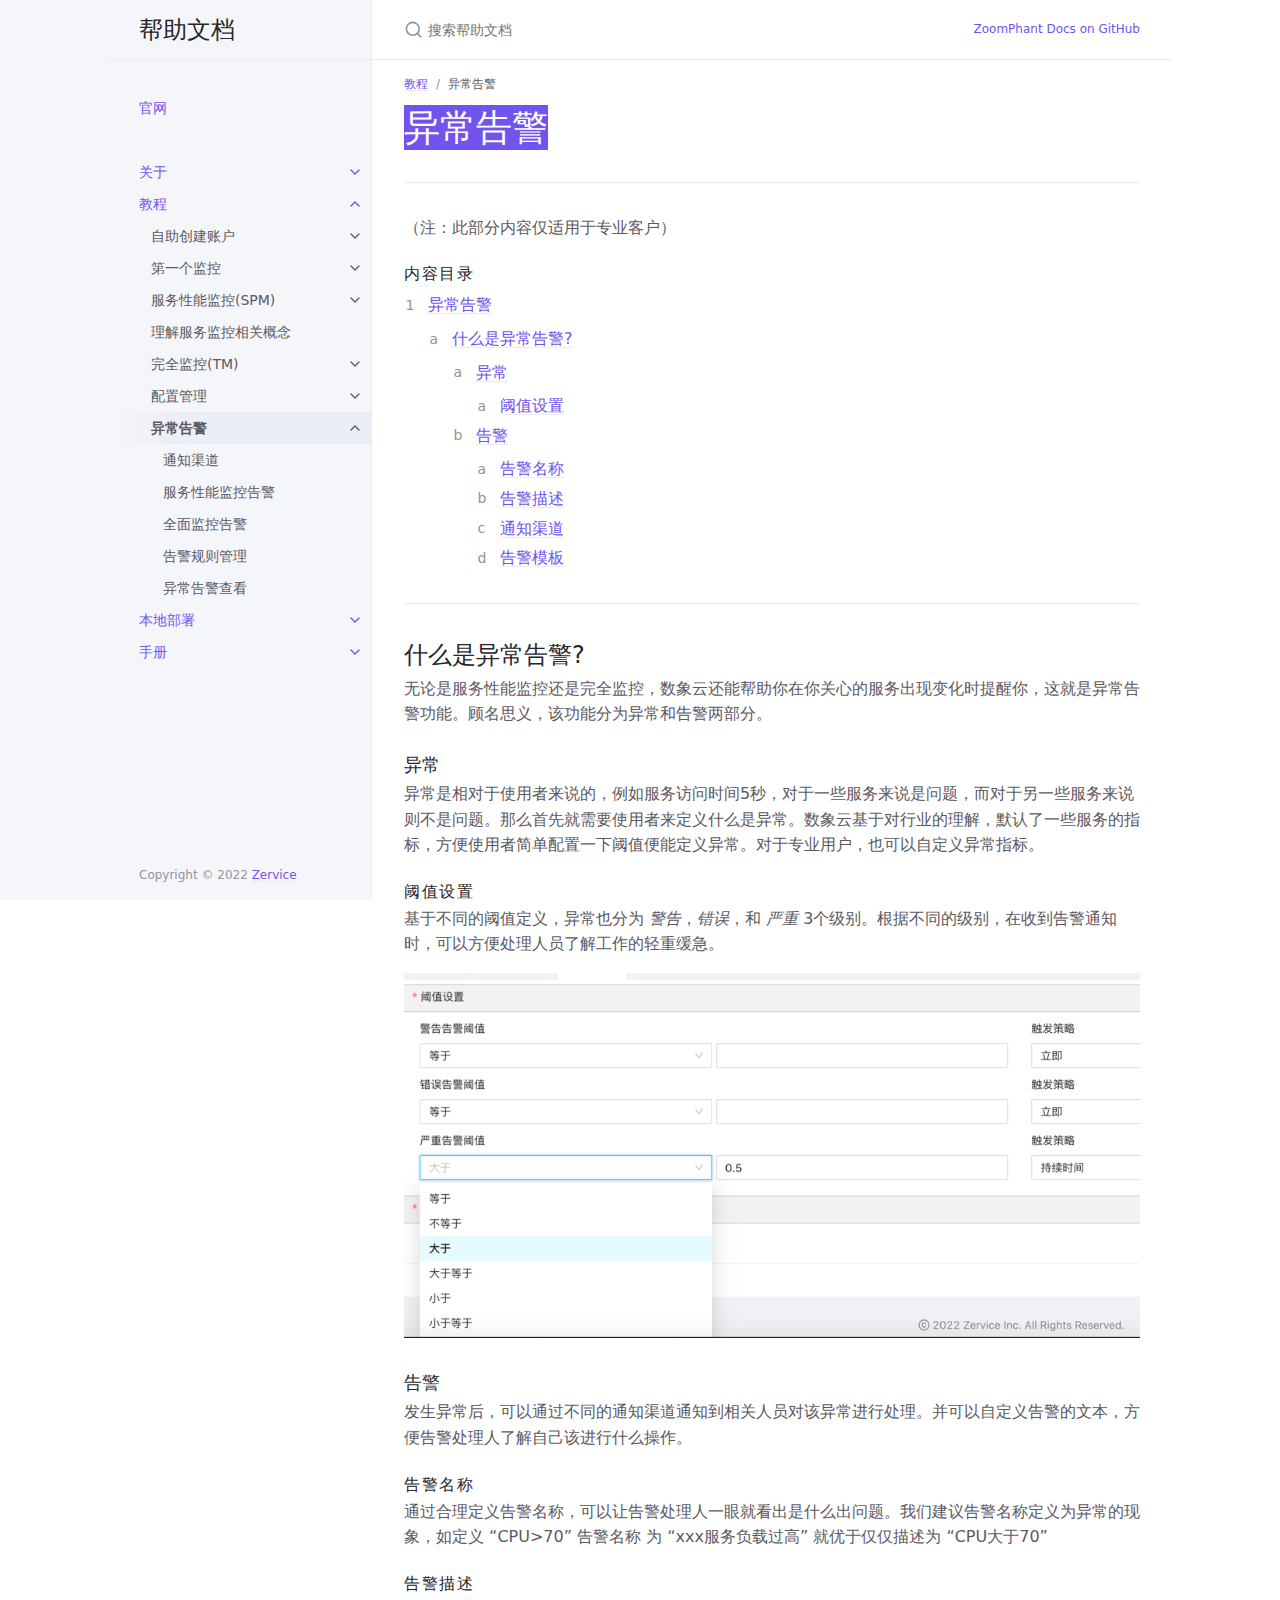
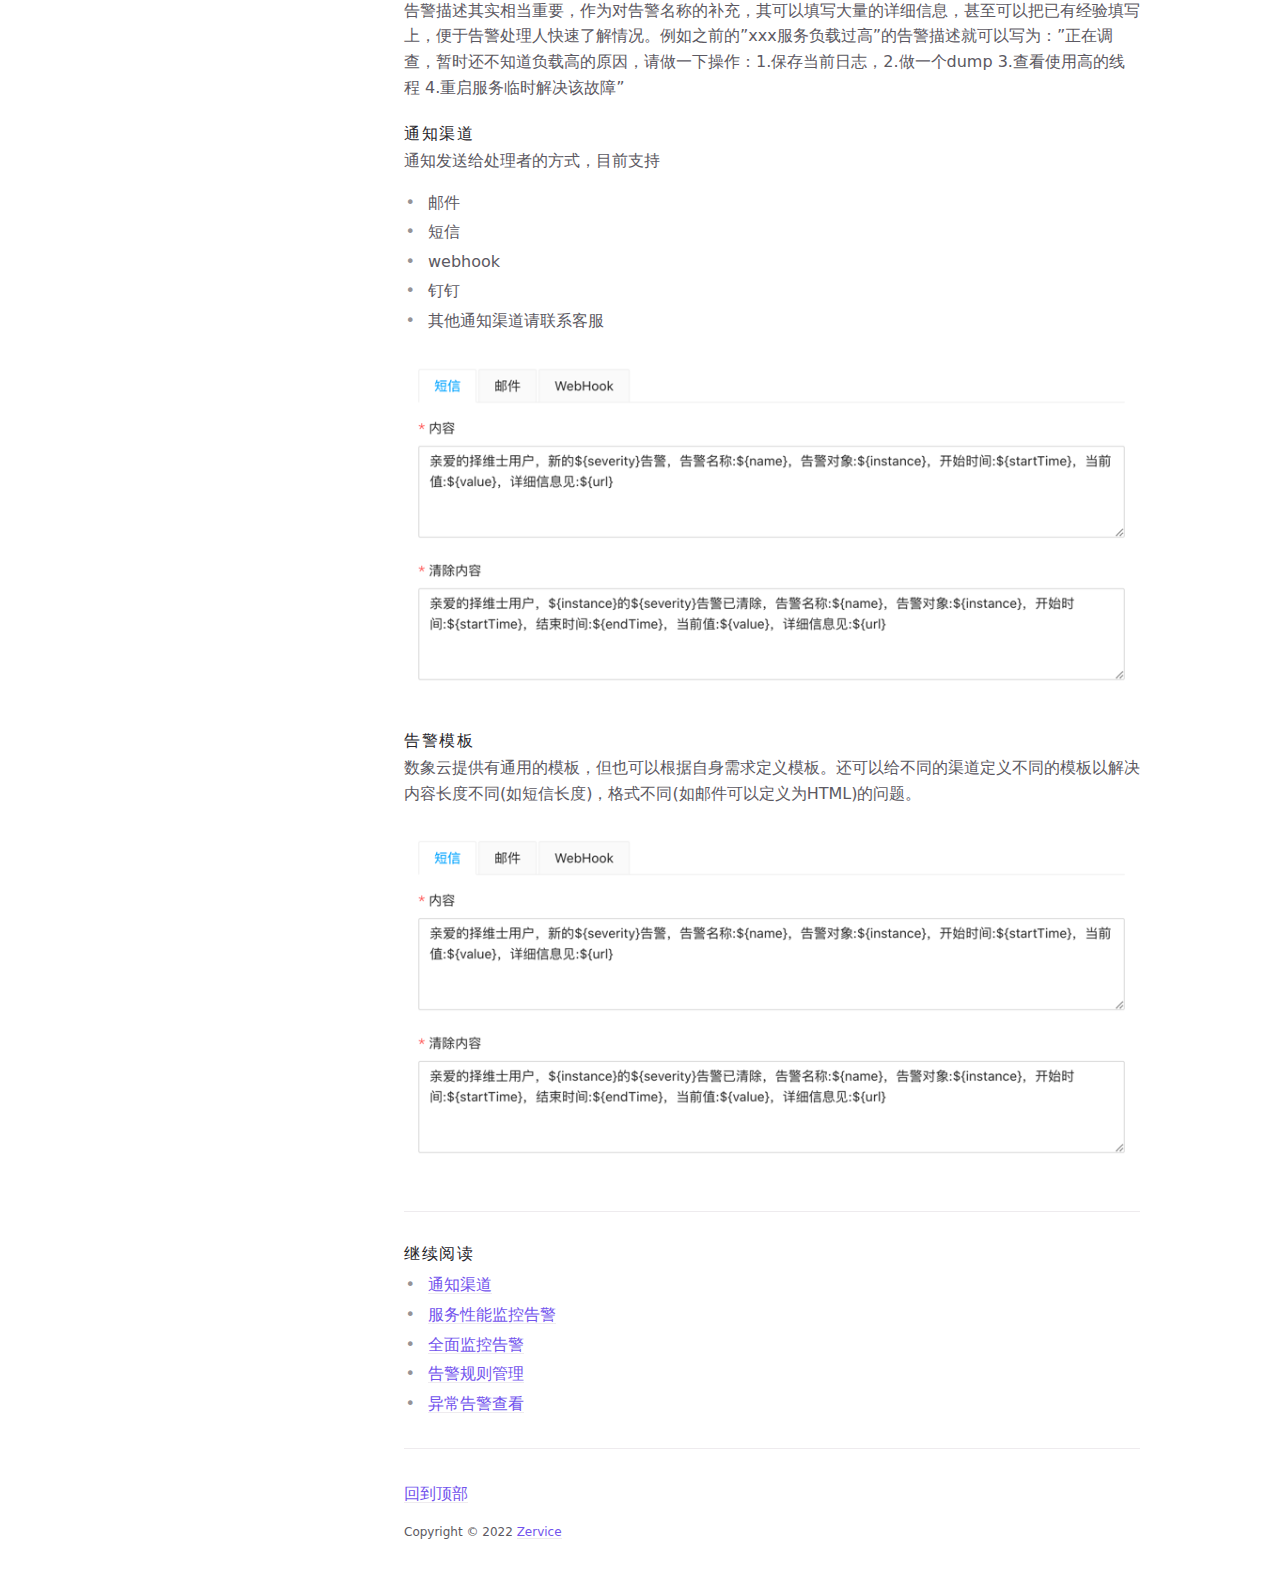
<file: docs/tutorial/alert/index.html>
<!DOCTYPE html><html lang="en-US"><head><meta charset="UTF-8"><meta http-equiv="X-UA-Compatible" content="IE=Edge"><link rel="shortcut icon" href="/favicon.ico" type="image/x-icon"><link rel="stylesheet" href="/assets/css/just-the-docs-default.css"> <script type="text/javascript" src="/assets/js/just-the-docs.js"></script><meta name="viewport" content="width=device-width, initial-scale=1"><title>异常告警 | 数象智云帮助文档</title><meta name="generator" content="Jekyll v4.2.2" /><meta property="og:title" content="异常告警" /><meta property="og:locale" content="en_US" /><meta name="description" content="How to use ZoomPhant Platform to solve all your monitoring problems" /><meta property="og:description" content="How to use ZoomPhant Platform to solve all your monitoring problems" /><link rel="canonical" href="/docs/tutorial/alert/" /><meta property="og:url" content="/docs/tutorial/alert/" /><meta property="og:site_name" content="数象智云帮助文档" /><meta property="og:type" content="website" /><meta name="twitter:card" content="summary" /><meta property="twitter:title" content="异常告警" /> <script type="application/ld+json"> {"@context":"https://schema.org","@type":"WebPage","description":"How to use ZoomPhant Platform to solve all your monitoring problems","headline":"异常告警","url":"/docs/tutorial/alert/"}</script><body> <svg xmlns="http://www.w3.org/2000/svg" style="display: none;"> <symbol id="svg-link" viewBox="0 0 24 24"><title>Link</title><svg xmlns="http://www.w3.org/2000/svg" width="24" height="24" viewBox="0 0 24 24" fill="none" stroke="currentColor" stroke-width="2" stroke-linecap="round" stroke-linejoin="round" class="feather feather-link"><path d="M10 13a5 5 0 0 0 7.54.54l3-3a5 5 0 0 0-7.07-7.07l-1.72 1.71"></path><path d="M14 11a5 5 0 0 0-7.54-.54l-3 3a5 5 0 0 0 7.07 7.07l1.71-1.71"></path> </svg> </symbol> <symbol id="svg-search" viewBox="0 0 24 24"><title>搜索</title><svg xmlns="http://www.w3.org/2000/svg" width="24" height="24" viewBox="0 0 24 24" fill="none" stroke="currentColor" stroke-width="2" stroke-linecap="round" stroke-linejoin="round" class="feather feather-search"> <circle cx="11" cy="11" r="8"></circle><line x1="21" y1="21" x2="16.65" y2="16.65"></line> </svg> </symbol> <symbol id="svg-menu" viewBox="0 0 24 24"><title>Menu</title><svg xmlns="http://www.w3.org/2000/svg" width="24" height="24" viewBox="0 0 24 24" fill="none" stroke="currentColor" stroke-width="2" stroke-linecap="round" stroke-linejoin="round" class="feather feather-menu"><line x1="3" y1="12" x2="21" y2="12"></line><line x1="3" y1="6" x2="21" y2="6"></line><line x1="3" y1="18" x2="21" y2="18"></line> </svg> </symbol> <symbol id="svg-arrow-right" viewBox="0 0 24 24"><title>Expand</title><svg xmlns="http://www.w3.org/2000/svg" width="24" height="24" viewBox="0 0 24 24" fill="none" stroke="currentColor" stroke-width="2" stroke-linecap="round" stroke-linejoin="round" class="feather feather-chevron-right"><polyline points="9 18 15 12 9 6"></polyline> </svg> </symbol> <symbol id="svg-doc" viewBox="0 0 24 24"><title>Document</title><svg xmlns="http://www.w3.org/2000/svg" width="24" height="24" viewBox="0 0 24 24" fill="none" stroke="currentColor" stroke-width="2" stroke-linecap="round" stroke-linejoin="round" class="feather feather-file"><path d="M13 2H6a2 2 0 0 0-2 2v16a2 2 0 0 0 2 2h12a2 2 0 0 0 2-2V9z"></path><polyline points="13 2 13 9 20 9"></polyline> </svg> </symbol> </svg><div class="side-bar"><div class="site-header"> <a href="/" class="site-title lh-tight"> 帮助文档 </a> <a href="#" id="menu-button" class="site-button"> <svg viewBox="0 0 24 24" class="icon"><use xlink:href="#svg-menu"></use></svg> </a></div><nav role="navigation" aria-label="Main" id="site-nav" class="site-nav"><ul class="nav-list"><li class="nav-list-item"><a href="/" class="nav-list-link">官网</a><li class="nav-list-item"><a href="#" class="nav-list-expander"><svg viewBox="0 0 24 24"><use xlink:href="#svg-arrow-right"></use></svg></a><a href="/docs/" class="nav-list-link">关于</a><ul class="nav-list "><li class="nav-list-item "><a href="#" class="nav-list-expander"><svg viewBox="0 0 24 24"><use xlink:href="#svg-arrow-right"></use></svg></a><a href="/docs/about/zp/" class="nav-list-link">数象云</a><ul class="nav-list"><li class="nav-list-item "> <a href="/docs/about/zp/10spm/" class="nav-list-link">服务性能监控（SPM）</a><li class="nav-list-item "> <a href="/docs/about/zp/20tm/" class="nav-list-link">完全监控（TM）</a></ul><li class="nav-list-item "><a href="/docs/about/caps/" class="nav-list-link">监控能力</a></ul><li class="nav-list-item active"><a href="#" class="nav-list-expander"><svg viewBox="0 0 24 24"><use xlink:href="#svg-arrow-right"></use></svg></a><a href="/docs/tutorial/" class="nav-list-link">教程</a><ul class="nav-list "><li class="nav-list-item "><a href="#" class="nav-list-expander"><svg viewBox="0 0 24 24"><use xlink:href="#svg-arrow-right"></use></svg></a><a href="/docs/tutorial/account/" class="nav-list-link">自助创建账户</a><ul class="nav-list"><li class="nav-list-item "> <a href="/docs/tutorial/account/account-setting/" class="nav-list-link">账户设置</a></ul><li class="nav-list-item "><a href="#" class="nav-list-expander"><svg viewBox="0 0 24 24"><use xlink:href="#svg-arrow-right"></use></svg></a><a href="/docs/tutorial/first/" class="nav-list-link">第一个监控</a><ul class="nav-list"><li class="nav-list-item "> <a href="/docs/tutorial/first/spm/" class="nav-list-link">第一个服务监控</a><li class="nav-list-item "> <a href="/docs/tutorial/first/host/" class="nav-list-link">第一个主机监控</a><li class="nav-list-item "> <a href="/docs/tutorial/first/kubernetes/" class="nav-list-link">第一个集群监控</a></ul><li class="nav-list-item "><a href="#" class="nav-list-expander"><svg viewBox="0 0 24 24"><use xlink:href="#svg-arrow-right"></use></svg></a><a href="/docs/tutorial/spm/" class="nav-list-link">服务性能监控(SPM)</a><ul class="nav-list"><li class="nav-list-item "> <a href="/docs/tutorial/spm/01-create-spm/" class="nav-list-link">创建服务性能监控(SPM)</a><li class="nav-list-item "> <a href="/docs/tutorial/spm/02-spm-overview/" class="nav-list-link">服务概览</a><li class="nav-list-item "> <a href="/docs/tutorial/spm/03-spm-user/" class="nav-list-link">用户体验</a><li class="nav-list-item "> <a href="/docs/tutorial/spm/04-spm-funcs/" class="nav-list-link">功能巡检</a><li class="nav-list-item "> <a href="/docs/tutorial/spm/05-spm-security/" class="nav-list-link">服务安全</a><li class="nav-list-item "> <a href="/docs/tutorial/spm/06-spm-locs/" class="nav-list-link">监测位置</a><li class="nav-list-item "> <a href="/docs/tutorial/spm/07-spm-events/" class="nav-list-link">服务事件</a><li class="nav-list-item "> <a href="/docs/tutorial/spm/10-spm-telemetry/" class="nav-list-link">管理功能巡检</a></ul><li class="nav-list-item "><a href="/docs/tutorial/concepts/" class="nav-list-link">理解服务监控相关概念</a><li class="nav-list-item "><a href="#" class="nav-list-expander"><svg viewBox="0 0 24 24"><use xlink:href="#svg-arrow-right"></use></svg></a><a href="/docs/tutorial/tm/" class="nav-list-link">完全监控(TM)</a><ul class="nav-list"><li class="nav-list-item "> <a href="/docs/tutorial/tm/01-install-collector/" class="nav-list-link">创建采集器</a><li class="nav-list-item "> <a href="/docs/tutorial/tm/02-manage-instance/" class="nav-list-link">监控实例</a><li class="nav-list-item "> <a href="/docs/tutorial/tm/02-manage-instance-01-add-host/" class="nav-list-link">· 添加主机监控实例</a><li class="nav-list-item "> <a href="/docs/tutorial/tm/02-manage-instance-02-add-switch/" class="nav-list-link">· 添加交换机路由器监控实例</a><li class="nav-list-item "> <a href="/docs/tutorial/tm/02-manage-instance-03-add-portcheck/" class="nav-list-link">· 添加TCP端口监控实例</a><li class="nav-list-item "> <a href="/docs/tutorial/tm/02-manage-instance-04-add-httpcheck/" class="nav-list-link">· 添加HTTP服务监控实例</a><li class="nav-list-item "> <a href="/docs/tutorial/tm/03-view-data-and-alerting/" class="nav-list-link">查看数据与告警</a><li class="nav-list-item "> <a href="/docs/tutorial/tm/dashboard/" class="nav-list-link">用户面板</a></ul><li class="nav-list-item "><a href="#" class="nav-list-expander"><svg viewBox="0 0 24 24"><use xlink:href="#svg-arrow-right"></use></svg></a><a href="/docs/tutorial/configurations/" class="nav-list-link">配置管理</a><ul class="nav-list"><li class="nav-list-item "> <a href="/docs/tutorial/configurations/10normal/" class="nav-list-link">通用配置</a><li class="nav-list-item "> <a href="/docs/tutorial/configurations/20smtp/" class="nav-list-link">SMTP配置</a><li class="nav-list-item "> <a href="/docs/tutorial/configurations/30dingding/" class="nav-list-link">钉钉通知</a></ul><li class="nav-list-item active"><a href="#" class="nav-list-expander"><svg viewBox="0 0 24 24"><use xlink:href="#svg-arrow-right"></use></svg></a><a href="/docs/tutorial/alert/" class="nav-list-link active">异常告警</a><ul class="nav-list"><li class="nav-list-item "> <a href="/docs/tutorial/alert/10-alert-channel/" class="nav-list-link">通知渠道</a><li class="nav-list-item "> <a href="/docs/tutorial/alert/20-spm-alert/" class="nav-list-link">服务性能监控告警</a><li class="nav-list-item "> <a href="/docs/tutorial/alert/30-tm-alert/" class="nav-list-link">全面监控告警</a><li class="nav-list-item "> <a href="/docs/tutorial/alert/40-alert-list/" class="nav-list-link">告警规则管理</a><li class="nav-list-item "> <a href="/docs/tutorial/alert/50-view-alert/" class="nav-list-link">异常告警查看</a></ul></ul><li class="nav-list-item"><a href="#" class="nav-list-expander"><svg viewBox="0 0 24 24"><use xlink:href="#svg-arrow-right"></use></svg></a><a href="/docs/deployment/" class="nav-list-link">本地部署</a><ul class="nav-list "><li class="nav-list-item "><a href="/docs/deployment/docker/" class="nav-list-link">部署说明</a><li class="nav-list-item "><a href="/docs/deployment/docker/setup/" class="nav-list-link">初始配置</a></ul><li class="nav-list-item"><a href="#" class="nav-list-expander"><svg viewBox="0 0 24 24"><use xlink:href="#svg-arrow-right"></use></svg></a><a href="/docs/manual/" class="nav-list-link">手册</a><ul class="nav-list "><li class="nav-list-item "><a href="#" class="nav-list-expander"><svg viewBox="0 0 24 24"><use xlink:href="#svg-arrow-right"></use></svg></a><a href="/docs/manual/log/" class="nav-list-link">日志监控</a><ul class="nav-list"><li class="nav-list-item "> <a href="/docs/manual/log/syntax/" class="nav-list-link">查询语法</a><li class="nav-list-item "> <a href="/docs/manual/log/usecase/" class="nav-list-link">使用案例</a><li class="nav-list-item "> <a href="/docs/manual/log/add/" class="nav-list-link">添加日志监控</a></ul><li class="nav-list-item "><a href="#" class="nav-list-expander"><svg viewBox="0 0 24 24"><use xlink:href="#svg-arrow-right"></use></svg></a><a href="/docs/manual/prometheus/" class="nav-list-link">Prometheus插件</a><ul class="nav-list"><li class="nav-list-item "> <a href="/docs/manual/prometheus/prom/" class="nav-list-link">创建Prometheus插件</a><li class="nav-list-item "> <a href="/docs/manual/prometheus/grafana/" class="nav-list-link">导入Grafana面板</a><li class="nav-list-item "> <a href="/docs/manual/prometheus/labels/" class="nav-list-link">关于标签</a></ul><li class="nav-list-item "><a href="#" class="nav-list-expander"><svg viewBox="0 0 24 24"><use xlink:href="#svg-arrow-right"></use></svg></a><a href="/docs/manual/proxmox/" class="nav-list-link">ProxmoxVE监控</a><ul class="nav-list"><li class="nav-list-item "> <a href="/docs/manual/proxmox/install/" class="nav-list-link">添加监控</a><li class="nav-list-item "> <a href="/docs/manual/proxmox/diagrams/" class="nav-list-link">查看图标</a></ul></ul></ul></nav><footer class="site-footer"> Copyright &copy; 2022 <a href="https://www.zervice.cn">Zervice</a></footer></div><div class="main" id="top"><div id="main-header" class="main-header"><div class="search"><div class="search-input-wrap"> <input type="text" id="search-input" class="search-input" tabindex="0" placeholder="搜索帮助文档" aria-label="搜索帮助文档" autocomplete="off"> <label for="search-input" class="search-label"><svg viewBox="0 0 24 24" class="search-icon"><use xlink:href="#svg-search"></use></svg></label></div><div id="search-results" class="search-results"></div></div><nav aria-label="Auxiliary" class="aux-nav"><ul class="aux-nav-list"><li class="aux-nav-list-item"> <a href="//github.com/ZoomPhant/Docs" class="site-button" > ZoomPhant Docs on GitHub </a></ul></nav></div><div id="main-content-wrap" class="main-content-wrap"><nav aria-label="Breadcrumb" class="breadcrumb-nav"><ol class="breadcrumb-nav-list"><li class="breadcrumb-nav-list-item"><a href="/docs/tutorial/">教程</a><li class="breadcrumb-nav-list-item"><span>异常告警</span></ol></nav><div id="main-content" class="main-content" role="main"><h1 class="header" id="异常告警"> <a href="#异常告警" class="anchor-heading" aria-labelledby="异常告警"><svg viewBox="0 0 16 16" aria-hidden="true"><use xlink:href="#svg-link"></use></svg></a> 异常告警</h1><hr /><p>（注：此部分内容仅适用于专业客户）</p><h2 class="no_toc text-delta" id="内容目录"> <a href="#内容目录" class="anchor-heading" aria-labelledby="内容目录"><svg viewBox="0 0 16 16" aria-hidden="true"><use xlink:href="#svg-link"></use></svg></a> 内容目录</h2><ol id="markdown-toc"><li><a href="#异常告警" id="markdown-toc-异常告警">异常告警</a><ol><li><a href="#什么是异常告警" id="markdown-toc-什么是异常告警">什么是异常告警?</a><ol><li><a href="#异常" id="markdown-toc-异常">异常</a><ol><li><a href="#阈值设置" id="markdown-toc-阈值设置">阈值设置</a></ol><li><a href="#告警" id="markdown-toc-告警">告警</a><ol><li><a href="#告警名称" id="markdown-toc-告警名称">告警名称</a><li><a href="#告警描述" id="markdown-toc-告警描述">告警描述</a><li><a href="#通知渠道" id="markdown-toc-通知渠道">通知渠道</a><li><a href="#告警模板" id="markdown-toc-告警模板">告警模板</a></ol></ol></ol></ol><hr /><h2 id="什么是异常告警"> <a href="#什么是异常告警" class="anchor-heading" aria-labelledby="什么是异常告警"><svg viewBox="0 0 16 16" aria-hidden="true"><use xlink:href="#svg-link"></use></svg></a> 什么是异常告警?</h2><p>无论是服务性能监控还是完全监控，数象云还能帮助你在你关心的服务出现变化时提醒你，这就是异常告警功能。顾名思义，该功能分为异常和告警两部分。</p><h3 id="异常"> <a href="#异常" class="anchor-heading" aria-labelledby="异常"><svg viewBox="0 0 16 16" aria-hidden="true"><use xlink:href="#svg-link"></use></svg></a> 异常</h3><p>异常是相对于使用者来说的，例如服务访问时间5秒，对于一些服务来说是问题，而对于另一些服务来说则不是问题。那么首先就需要使用者来定义什么是异常。数象云基于对行业的理解，默认了一些服务的指标，方便使用者简单配置一下阈值便能定义异常。对于专业用户，也可以自定义异常指标。</p><h4 id="阈值设置"> <a href="#阈值设置" class="anchor-heading" aria-labelledby="阈值设置"><svg viewBox="0 0 16 16" aria-hidden="true"><use xlink:href="#svg-link"></use></svg></a> 阈值设置</h4><p>基于不同的阈值定义，异常也分为 <em>警告</em>，<em>错误</em>，和 <em>严重</em> 3个级别。根据不同的级别，在收到告警通知时，可以方便处理人员了解工作的轻重缓急。</p><p><img src="/assets/images/tutorial/alert/alert_threshold.png" alt="alert_threshold.png" /></p><h3 id="告警"> <a href="#告警" class="anchor-heading" aria-labelledby="告警"><svg viewBox="0 0 16 16" aria-hidden="true"><use xlink:href="#svg-link"></use></svg></a> 告警</h3><p>发生异常后，可以通过不同的通知渠道通知到相关人员对该异常进行处理。并可以自定义告警的文本，方便告警处理人了解自己该进行什么操作。</p><h4 id="告警名称"> <a href="#告警名称" class="anchor-heading" aria-labelledby="告警名称"><svg viewBox="0 0 16 16" aria-hidden="true"><use xlink:href="#svg-link"></use></svg></a> 告警名称</h4><p>通过合理定义告警名称，可以让告警处理人一眼就看出是什么出问题。我们建议告警名称定义为异常的现象，如定义 “CPU&gt;70” 告警名称 为 “xxx服务负载过高” 就优于仅仅描述为 “CPU大于70”</p><h4 id="告警描述"> <a href="#告警描述" class="anchor-heading" aria-labelledby="告警描述"><svg viewBox="0 0 16 16" aria-hidden="true"><use xlink:href="#svg-link"></use></svg></a> 告警描述</h4><p>告警描述其实相当重要，作为对告警名称的补充，其可以填写大量的详细信息，甚至可以把已有经验填写上，便于告警处理人快速了解情况。例如之前的”xxx服务负载过高”的告警描述就可以写为：”正在调查，暂时还不知道负载高的原因，请做一下操作：1.保存当前日志，2.做一个dump 3.查看使用高的线程 4.重启服务临时解决该故障”</p><h4 id="通知渠道"> <a href="#通知渠道" class="anchor-heading" aria-labelledby="通知渠道"><svg viewBox="0 0 16 16" aria-hidden="true"><use xlink:href="#svg-link"></use></svg></a> 通知渠道</h4><p>通知发送给处理者的方式，目前支持</p><ul><li>邮件<li>短信<li>webhook<li>钉钉<li>其他通知渠道请联系客服</ul><p><img src="/assets/images/tutorial/alert/alert_template.png" alt="" /></p><h4 id="告警模板"> <a href="#告警模板" class="anchor-heading" aria-labelledby="告警模板"><svg viewBox="0 0 16 16" aria-hidden="true"><use xlink:href="#svg-link"></use></svg></a> 告警模板</h4><p>数象云提供有通用的模板，但也可以根据自身需求定义模板。还可以给不同的渠道定义不同的模板以解决内容长度不同(如短信长度)，格式不同(如邮件可以定义为HTML)的问题。</p><p><img src="/assets/images/tutorial/alert/alert_template.png" alt="" /></p><hr><h2 class="text-delta">继续阅读</h2><ul><li> <a href="/docs/tutorial/alert/10-alert-channel/">通知渠道</a><li> <a href="/docs/tutorial/alert/20-spm-alert/">服务性能监控告警</a><li> <a href="/docs/tutorial/alert/30-tm-alert/">全面监控告警</a><li> <a href="/docs/tutorial/alert/40-alert-list/">告警规则管理</a><li> <a href="/docs/tutorial/alert/50-view-alert/">异常告警查看</a></ul><hr><footer><p><a href="#top" id="back-to-top">回到顶部</a></p><p class="text-small text-grey-dk-100 mb-0">Copyright &copy; 2022 <a href="https://www.zervice.cn">Zervice</a></p><div class="d-flex mt-2"></div></footer></div></div><div class="search-overlay"></div></div>
</file>
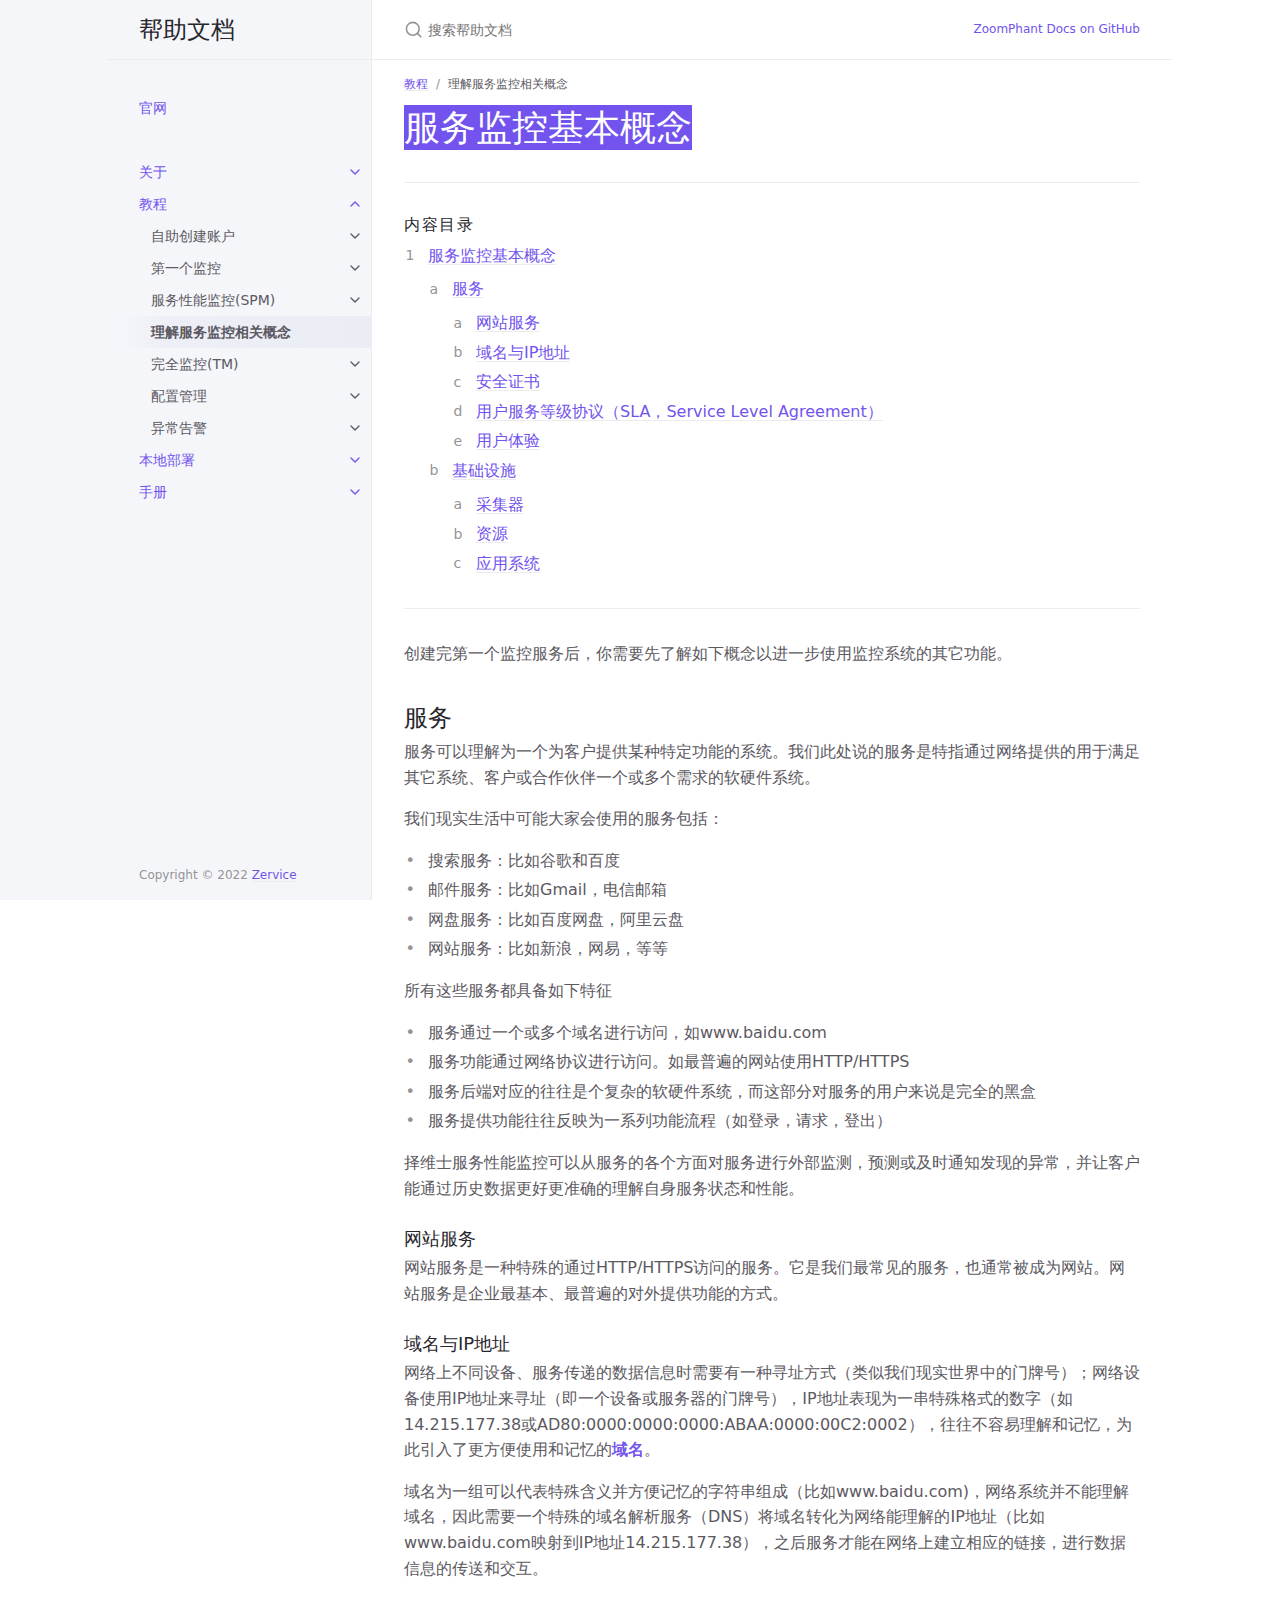
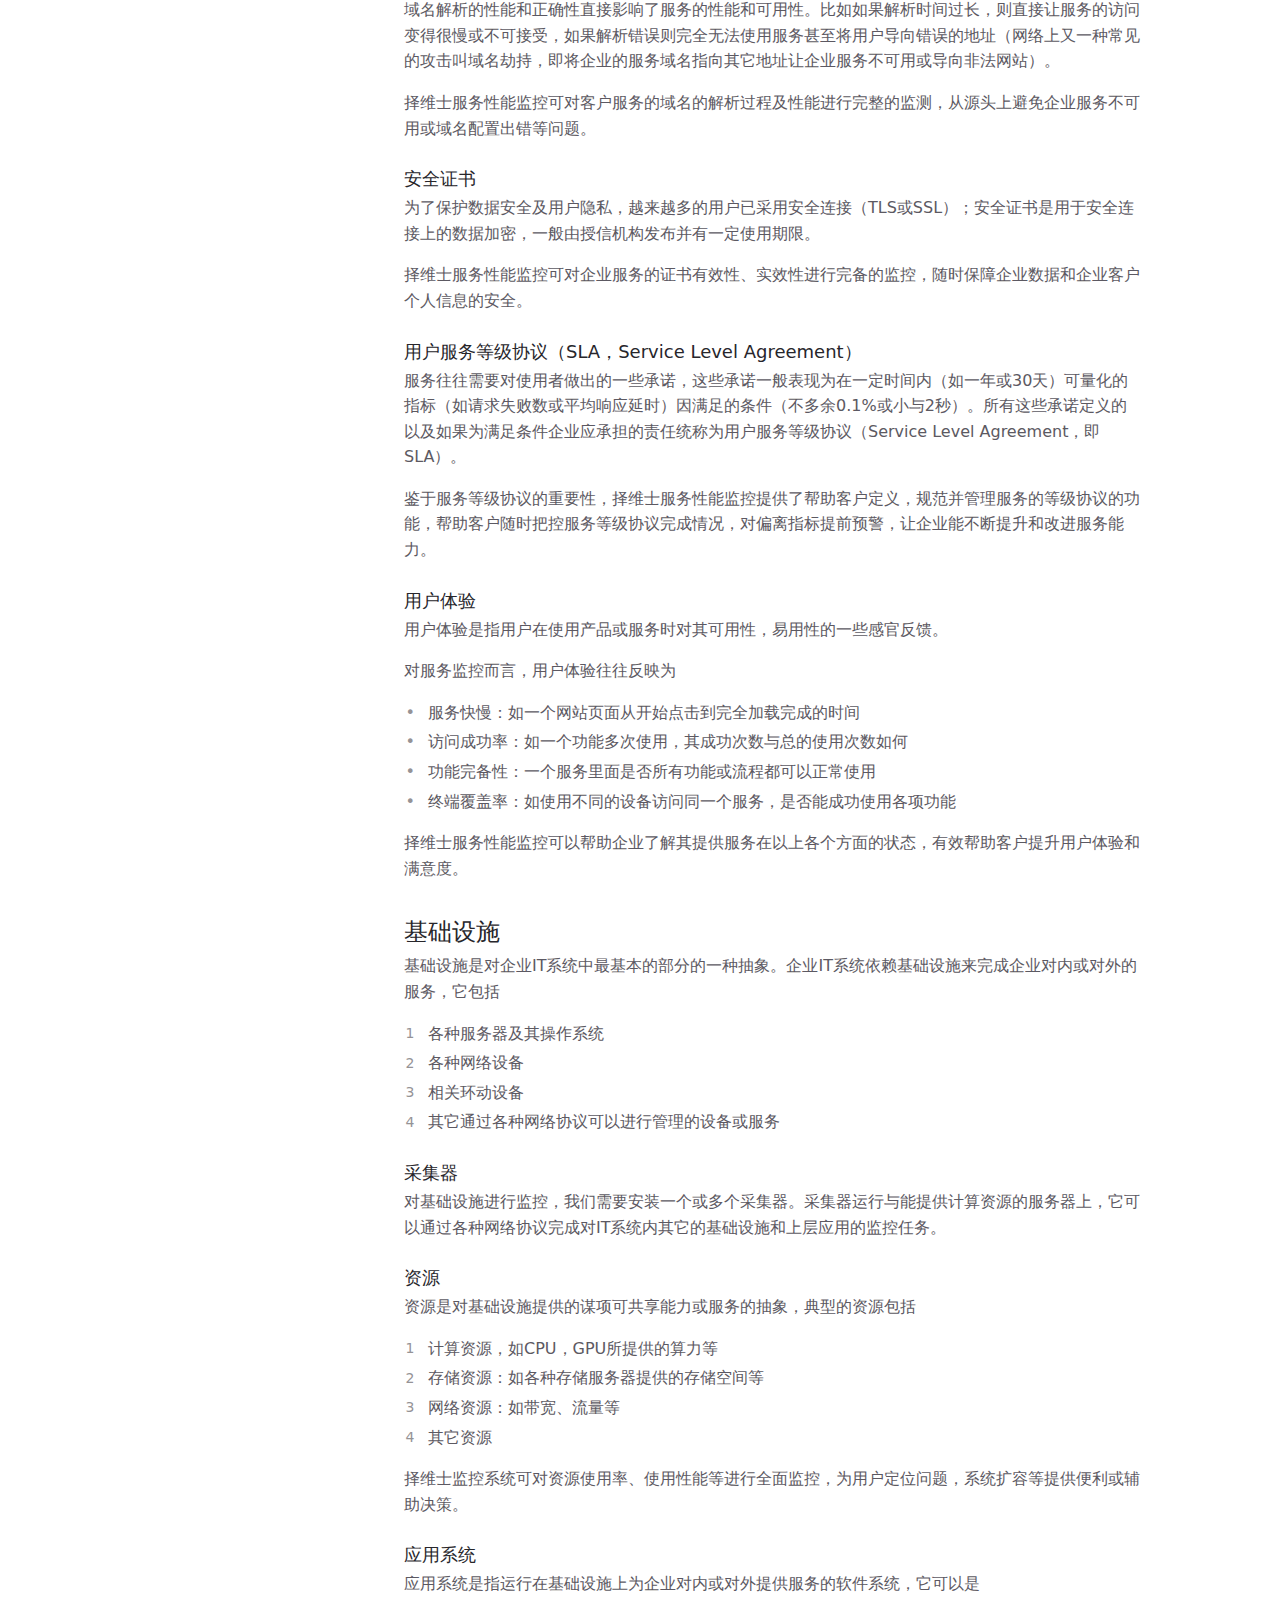
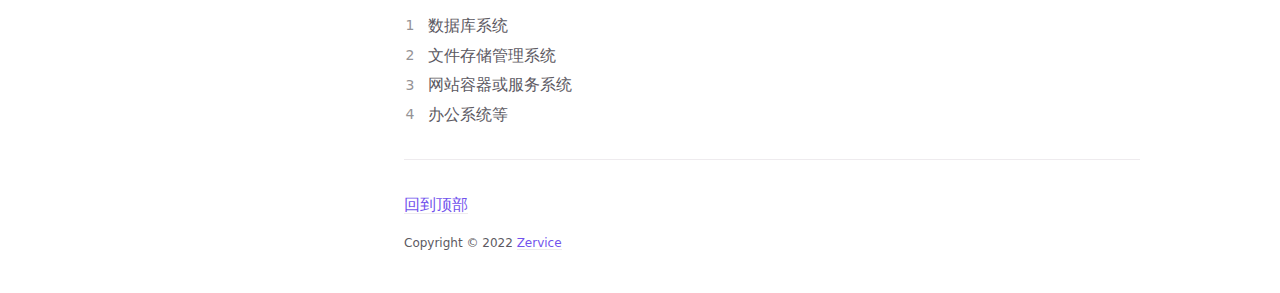
<file: docs/tutorial/concepts/index.html>
<!DOCTYPE html><html lang="en-US"><head><meta charset="UTF-8"><meta http-equiv="X-UA-Compatible" content="IE=Edge"><link rel="shortcut icon" href="/favicon.ico" type="image/x-icon"><link rel="stylesheet" href="/assets/css/just-the-docs-default.css"> <script type="text/javascript" src="/assets/js/just-the-docs.js"></script><meta name="viewport" content="width=device-width, initial-scale=1"><title>理解服务监控相关概念 | 数象智云帮助文档</title><meta name="generator" content="Jekyll v4.2.2" /><meta property="og:title" content="理解服务监控相关概念" /><meta property="og:locale" content="en_US" /><meta name="description" content="How to use ZoomPhant Platform to solve all your monitoring problems" /><meta property="og:description" content="How to use ZoomPhant Platform to solve all your monitoring problems" /><link rel="canonical" href="/docs/tutorial/concepts/" /><meta property="og:url" content="/docs/tutorial/concepts/" /><meta property="og:site_name" content="数象智云帮助文档" /><meta property="og:type" content="website" /><meta name="twitter:card" content="summary" /><meta property="twitter:title" content="理解服务监控相关概念" /> <script type="application/ld+json"> {"@context":"https://schema.org","@type":"WebPage","description":"How to use ZoomPhant Platform to solve all your monitoring problems","headline":"理解服务监控相关概念","url":"/docs/tutorial/concepts/"}</script><body> <svg xmlns="http://www.w3.org/2000/svg" style="display: none;"> <symbol id="svg-link" viewBox="0 0 24 24"><title>Link</title><svg xmlns="http://www.w3.org/2000/svg" width="24" height="24" viewBox="0 0 24 24" fill="none" stroke="currentColor" stroke-width="2" stroke-linecap="round" stroke-linejoin="round" class="feather feather-link"><path d="M10 13a5 5 0 0 0 7.54.54l3-3a5 5 0 0 0-7.07-7.07l-1.72 1.71"></path><path d="M14 11a5 5 0 0 0-7.54-.54l-3 3a5 5 0 0 0 7.07 7.07l1.71-1.71"></path> </svg> </symbol> <symbol id="svg-search" viewBox="0 0 24 24"><title>搜索</title><svg xmlns="http://www.w3.org/2000/svg" width="24" height="24" viewBox="0 0 24 24" fill="none" stroke="currentColor" stroke-width="2" stroke-linecap="round" stroke-linejoin="round" class="feather feather-search"> <circle cx="11" cy="11" r="8"></circle><line x1="21" y1="21" x2="16.65" y2="16.65"></line> </svg> </symbol> <symbol id="svg-menu" viewBox="0 0 24 24"><title>Menu</title><svg xmlns="http://www.w3.org/2000/svg" width="24" height="24" viewBox="0 0 24 24" fill="none" stroke="currentColor" stroke-width="2" stroke-linecap="round" stroke-linejoin="round" class="feather feather-menu"><line x1="3" y1="12" x2="21" y2="12"></line><line x1="3" y1="6" x2="21" y2="6"></line><line x1="3" y1="18" x2="21" y2="18"></line> </svg> </symbol> <symbol id="svg-arrow-right" viewBox="0 0 24 24"><title>Expand</title><svg xmlns="http://www.w3.org/2000/svg" width="24" height="24" viewBox="0 0 24 24" fill="none" stroke="currentColor" stroke-width="2" stroke-linecap="round" stroke-linejoin="round" class="feather feather-chevron-right"><polyline points="9 18 15 12 9 6"></polyline> </svg> </symbol> <symbol id="svg-doc" viewBox="0 0 24 24"><title>Document</title><svg xmlns="http://www.w3.org/2000/svg" width="24" height="24" viewBox="0 0 24 24" fill="none" stroke="currentColor" stroke-width="2" stroke-linecap="round" stroke-linejoin="round" class="feather feather-file"><path d="M13 2H6a2 2 0 0 0-2 2v16a2 2 0 0 0 2 2h12a2 2 0 0 0 2-2V9z"></path><polyline points="13 2 13 9 20 9"></polyline> </svg> </symbol> </svg><div class="side-bar"><div class="site-header"> <a href="/" class="site-title lh-tight"> 帮助文档 </a> <a href="#" id="menu-button" class="site-button"> <svg viewBox="0 0 24 24" class="icon"><use xlink:href="#svg-menu"></use></svg> </a></div><nav role="navigation" aria-label="Main" id="site-nav" class="site-nav"><ul class="nav-list"><li class="nav-list-item"><a href="/" class="nav-list-link">官网</a><li class="nav-list-item"><a href="#" class="nav-list-expander"><svg viewBox="0 0 24 24"><use xlink:href="#svg-arrow-right"></use></svg></a><a href="/docs/" class="nav-list-link">关于</a><ul class="nav-list "><li class="nav-list-item "><a href="#" class="nav-list-expander"><svg viewBox="0 0 24 24"><use xlink:href="#svg-arrow-right"></use></svg></a><a href="/docs/about/zp/" class="nav-list-link">数象云</a><ul class="nav-list"><li class="nav-list-item "> <a href="/docs/about/zp/10spm/" class="nav-list-link">服务性能监控（SPM）</a><li class="nav-list-item "> <a href="/docs/about/zp/20tm/" class="nav-list-link">完全监控（TM）</a></ul><li class="nav-list-item "><a href="/docs/about/caps/" class="nav-list-link">监控能力</a></ul><li class="nav-list-item active"><a href="#" class="nav-list-expander"><svg viewBox="0 0 24 24"><use xlink:href="#svg-arrow-right"></use></svg></a><a href="/docs/tutorial/" class="nav-list-link">教程</a><ul class="nav-list "><li class="nav-list-item "><a href="#" class="nav-list-expander"><svg viewBox="0 0 24 24"><use xlink:href="#svg-arrow-right"></use></svg></a><a href="/docs/tutorial/account/" class="nav-list-link">自助创建账户</a><ul class="nav-list"><li class="nav-list-item "> <a href="/docs/tutorial/account/account-setting/" class="nav-list-link">账户设置</a></ul><li class="nav-list-item "><a href="#" class="nav-list-expander"><svg viewBox="0 0 24 24"><use xlink:href="#svg-arrow-right"></use></svg></a><a href="/docs/tutorial/first/" class="nav-list-link">第一个监控</a><ul class="nav-list"><li class="nav-list-item "> <a href="/docs/tutorial/first/spm/" class="nav-list-link">第一个服务监控</a><li class="nav-list-item "> <a href="/docs/tutorial/first/host/" class="nav-list-link">第一个主机监控</a><li class="nav-list-item "> <a href="/docs/tutorial/first/kubernetes/" class="nav-list-link">第一个集群监控</a></ul><li class="nav-list-item "><a href="#" class="nav-list-expander"><svg viewBox="0 0 24 24"><use xlink:href="#svg-arrow-right"></use></svg></a><a href="/docs/tutorial/spm/" class="nav-list-link">服务性能监控(SPM)</a><ul class="nav-list"><li class="nav-list-item "> <a href="/docs/tutorial/spm/01-create-spm/" class="nav-list-link">创建服务性能监控(SPM)</a><li class="nav-list-item "> <a href="/docs/tutorial/spm/02-spm-overview/" class="nav-list-link">服务概览</a><li class="nav-list-item "> <a href="/docs/tutorial/spm/03-spm-user/" class="nav-list-link">用户体验</a><li class="nav-list-item "> <a href="/docs/tutorial/spm/04-spm-funcs/" class="nav-list-link">功能巡检</a><li class="nav-list-item "> <a href="/docs/tutorial/spm/05-spm-security/" class="nav-list-link">服务安全</a><li class="nav-list-item "> <a href="/docs/tutorial/spm/06-spm-locs/" class="nav-list-link">监测位置</a><li class="nav-list-item "> <a href="/docs/tutorial/spm/07-spm-events/" class="nav-list-link">服务事件</a><li class="nav-list-item "> <a href="/docs/tutorial/spm/10-spm-telemetry/" class="nav-list-link">管理功能巡检</a></ul><li class="nav-list-item active"><a href="/docs/tutorial/concepts/" class="nav-list-link active">理解服务监控相关概念</a><li class="nav-list-item "><a href="#" class="nav-list-expander"><svg viewBox="0 0 24 24"><use xlink:href="#svg-arrow-right"></use></svg></a><a href="/docs/tutorial/tm/" class="nav-list-link">完全监控(TM)</a><ul class="nav-list"><li class="nav-list-item "> <a href="/docs/tutorial/tm/01-install-collector/" class="nav-list-link">创建采集器</a><li class="nav-list-item "> <a href="/docs/tutorial/tm/02-manage-instance/" class="nav-list-link">监控实例</a><li class="nav-list-item "> <a href="/docs/tutorial/tm/02-manage-instance-01-add-host/" class="nav-list-link">· 添加主机监控实例</a><li class="nav-list-item "> <a href="/docs/tutorial/tm/02-manage-instance-02-add-switch/" class="nav-list-link">· 添加交换机路由器监控实例</a><li class="nav-list-item "> <a href="/docs/tutorial/tm/02-manage-instance-03-add-portcheck/" class="nav-list-link">· 添加TCP端口监控实例</a><li class="nav-list-item "> <a href="/docs/tutorial/tm/02-manage-instance-04-add-httpcheck/" class="nav-list-link">· 添加HTTP服务监控实例</a><li class="nav-list-item "> <a href="/docs/tutorial/tm/03-view-data-and-alerting/" class="nav-list-link">查看数据与告警</a><li class="nav-list-item "> <a href="/docs/tutorial/tm/dashboard/" class="nav-list-link">用户面板</a></ul><li class="nav-list-item "><a href="#" class="nav-list-expander"><svg viewBox="0 0 24 24"><use xlink:href="#svg-arrow-right"></use></svg></a><a href="/docs/tutorial/configurations/" class="nav-list-link">配置管理</a><ul class="nav-list"><li class="nav-list-item "> <a href="/docs/tutorial/configurations/10normal/" class="nav-list-link">通用配置</a><li class="nav-list-item "> <a href="/docs/tutorial/configurations/20smtp/" class="nav-list-link">SMTP配置</a><li class="nav-list-item "> <a href="/docs/tutorial/configurations/30dingding/" class="nav-list-link">钉钉通知</a></ul><li class="nav-list-item "><a href="#" class="nav-list-expander"><svg viewBox="0 0 24 24"><use xlink:href="#svg-arrow-right"></use></svg></a><a href="/docs/tutorial/alert/" class="nav-list-link">异常告警</a><ul class="nav-list"><li class="nav-list-item "> <a href="/docs/tutorial/alert/10-alert-channel/" class="nav-list-link">通知渠道</a><li class="nav-list-item "> <a href="/docs/tutorial/alert/20-spm-alert/" class="nav-list-link">服务性能监控告警</a><li class="nav-list-item "> <a href="/docs/tutorial/alert/30-tm-alert/" class="nav-list-link">全面监控告警</a><li class="nav-list-item "> <a href="/docs/tutorial/alert/40-alert-list/" class="nav-list-link">告警规则管理</a><li class="nav-list-item "> <a href="/docs/tutorial/alert/50-view-alert/" class="nav-list-link">异常告警查看</a></ul></ul><li class="nav-list-item"><a href="#" class="nav-list-expander"><svg viewBox="0 0 24 24"><use xlink:href="#svg-arrow-right"></use></svg></a><a href="/docs/deployment/" class="nav-list-link">本地部署</a><ul class="nav-list "><li class="nav-list-item "><a href="/docs/deployment/docker/" class="nav-list-link">部署说明</a><li class="nav-list-item "><a href="/docs/deployment/docker/setup/" class="nav-list-link">初始配置</a></ul><li class="nav-list-item"><a href="#" class="nav-list-expander"><svg viewBox="0 0 24 24"><use xlink:href="#svg-arrow-right"></use></svg></a><a href="/docs/manual/" class="nav-list-link">手册</a><ul class="nav-list "><li class="nav-list-item "><a href="#" class="nav-list-expander"><svg viewBox="0 0 24 24"><use xlink:href="#svg-arrow-right"></use></svg></a><a href="/docs/manual/log/" class="nav-list-link">日志监控</a><ul class="nav-list"><li class="nav-list-item "> <a href="/docs/manual/log/syntax/" class="nav-list-link">查询语法</a><li class="nav-list-item "> <a href="/docs/manual/log/usecase/" class="nav-list-link">使用案例</a><li class="nav-list-item "> <a href="/docs/manual/log/add/" class="nav-list-link">添加日志监控</a></ul><li class="nav-list-item "><a href="#" class="nav-list-expander"><svg viewBox="0 0 24 24"><use xlink:href="#svg-arrow-right"></use></svg></a><a href="/docs/manual/prometheus/" class="nav-list-link">Prometheus插件</a><ul class="nav-list"><li class="nav-list-item "> <a href="/docs/manual/prometheus/prom/" class="nav-list-link">创建Prometheus插件</a><li class="nav-list-item "> <a href="/docs/manual/prometheus/grafana/" class="nav-list-link">导入Grafana面板</a><li class="nav-list-item "> <a href="/docs/manual/prometheus/labels/" class="nav-list-link">关于标签</a></ul><li class="nav-list-item "><a href="#" class="nav-list-expander"><svg viewBox="0 0 24 24"><use xlink:href="#svg-arrow-right"></use></svg></a><a href="/docs/manual/proxmox/" class="nav-list-link">ProxmoxVE监控</a><ul class="nav-list"><li class="nav-list-item "> <a href="/docs/manual/proxmox/install/" class="nav-list-link">添加监控</a><li class="nav-list-item "> <a href="/docs/manual/proxmox/diagrams/" class="nav-list-link">查看图标</a></ul></ul></ul></nav><footer class="site-footer"> Copyright &copy; 2022 <a href="https://www.zervice.cn">Zervice</a></footer></div><div class="main" id="top"><div id="main-header" class="main-header"><div class="search"><div class="search-input-wrap"> <input type="text" id="search-input" class="search-input" tabindex="0" placeholder="搜索帮助文档" aria-label="搜索帮助文档" autocomplete="off"> <label for="search-input" class="search-label"><svg viewBox="0 0 24 24" class="search-icon"><use xlink:href="#svg-search"></use></svg></label></div><div id="search-results" class="search-results"></div></div><nav aria-label="Auxiliary" class="aux-nav"><ul class="aux-nav-list"><li class="aux-nav-list-item"> <a href="//github.com/ZoomPhant/Docs" class="site-button" > ZoomPhant Docs on GitHub </a></ul></nav></div><div id="main-content-wrap" class="main-content-wrap"><nav aria-label="Breadcrumb" class="breadcrumb-nav"><ol class="breadcrumb-nav-list"><li class="breadcrumb-nav-list-item"><a href="/docs/tutorial/">教程</a><li class="breadcrumb-nav-list-item"><span>理解服务监控相关概念</span></ol></nav><div id="main-content" class="main-content" role="main"><h1 class="no-toc header" id="服务监控基本概念"> <a href="#服务监控基本概念" class="anchor-heading" aria-labelledby="服务监控基本概念"><svg viewBox="0 0 16 16" aria-hidden="true"><use xlink:href="#svg-link"></use></svg></a> 服务监控基本概念</h1><hr /><h2 class="no_toc text-delta" id="内容目录"> <a href="#内容目录" class="anchor-heading" aria-labelledby="内容目录"><svg viewBox="0 0 16 16" aria-hidden="true"><use xlink:href="#svg-link"></use></svg></a> 内容目录</h2><ol id="markdown-toc"><li><a href="#服务监控基本概念" id="markdown-toc-服务监控基本概念">服务监控基本概念</a><ol><li><a href="#服务" id="markdown-toc-服务">服务</a><ol><li><a href="#网站服务" id="markdown-toc-网站服务">网站服务</a><li><a href="#域名与ip地址" id="markdown-toc-域名与ip地址">域名与IP地址</a><li><a href="#安全证书" id="markdown-toc-安全证书">安全证书</a><li><a href="#用户服务等级协议slaservice-level-agreement" id="markdown-toc-用户服务等级协议slaservice-level-agreement">用户服务等级协议（SLA，Service Level Agreement）</a><li><a href="#用户体验" id="markdown-toc-用户体验">用户体验</a></ol><li><a href="#基础设施" id="markdown-toc-基础设施">基础设施</a><ol><li><a href="#采集器" id="markdown-toc-采集器">采集器</a><li><a href="#资源" id="markdown-toc-资源">资源</a><li><a href="#应用系统" id="markdown-toc-应用系统">应用系统</a></ol></ol></ol><hr /><p>创建完第一个监控服务后，你需要先了解如下概念以进一步使用监控系统的其它功能。</p><h2 id="服务"> <a href="#服务" class="anchor-heading" aria-labelledby="服务"><svg viewBox="0 0 16 16" aria-hidden="true"><use xlink:href="#svg-link"></use></svg></a> 服务</h2><p>服务可以理解为一个为客户提供某种特定功能的系统。我们此处说的服务是特指通过网络提供的用于满足其它系统、客户或合作伙伴一个或多个需求的软硬件系统。</p><p>我们现实生活中可能大家会使用的服务包括：</p><ul><li>搜索服务：比如谷歌和百度<li>邮件服务：比如Gmail，电信邮箱<li>网盘服务：比如百度网盘，阿里云盘<li>网站服务：比如新浪，网易，等等</ul><p>所有这些服务都具备如下特征</p><ul><li>服务通过一个或多个域名进行访问，如www.baidu.com<li>服务功能通过网络协议进行访问。如最普遍的网站使用HTTP/HTTPS<li>服务后端对应的往往是个复杂的软硬件系统，而这部分对服务的用户来说是完全的黑盒<li>服务提供功能往往反映为一系列功能流程（如登录，请求，登出）</ul><p>择维士服务性能监控可以从服务的各个方面对服务进行外部监测，预测或及时通知发现的异常，并让客户能通过历史数据更好更准确的理解自身服务状态和性能。</p><h3 id="网站服务"> <a href="#网站服务" class="anchor-heading" aria-labelledby="网站服务"><svg viewBox="0 0 16 16" aria-hidden="true"><use xlink:href="#svg-link"></use></svg></a> 网站服务</h3><p>网站服务是一种特殊的通过HTTP/HTTPS访问的服务。它是我们最常见的服务，也通常被成为网站。网站服务是企业最基本、最普遍的对外提供功能的方式。</p><h3 id="域名与ip地址"> <a href="#域名与ip地址" class="anchor-heading" aria-labelledby="域名与ip地址"><svg viewBox="0 0 16 16" aria-hidden="true"><use xlink:href="#svg-link"></use></svg></a> 域名与IP地址</h3><p>网络上不同设备、服务传递的数据信息时需要有一种寻址方式（类似我们现实世界中的门牌号）；网络设备使用IP地址来寻址（即一个设备或服务器的门牌号），IP地址表现为一串特殊格式的数字（如14.215.177.38或AD80:0000:0000:0000:ABAA:0000:00C2:0002），往往不容易理解和记忆，为此引入了更方便使用和记忆的<strong>域名</strong>。</p><p>域名为一组可以代表特殊含义并方便记忆的字符串组成（比如www.baidu.com)，网络系统并不能理解域名，因此需要一个特殊的域名解析服务（DNS）将域名转化为网络能理解的IP地址（比如www.baidu.com映射到IP地址14.215.177.38），之后服务才能在网络上建立相应的链接，进行数据信息的传送和交互。</p><p>域名解析的性能和正确性直接影响了服务的性能和可用性。比如如果解析时间过长，则直接让服务的访问变得很慢或不可接受，如果解析错误则完全无法使用服务甚至将用户导向错误的地址（网络上又一种常见的攻击叫域名劫持，即将企业的服务域名指向其它地址让企业服务不可用或导向非法网站）。</p><p>择维士服务性能监控可对客户服务的域名的解析过程及性能进行完整的监测，从源头上避免企业服务不可用或域名配置出错等问题。</p><h3 id="安全证书"> <a href="#安全证书" class="anchor-heading" aria-labelledby="安全证书"><svg viewBox="0 0 16 16" aria-hidden="true"><use xlink:href="#svg-link"></use></svg></a> 安全证书</h3><p>为了保护数据安全及用户隐私，越来越多的用户已采用安全连接（TLS或SSL）；安全证书是用于安全连接上的数据加密，一般由授信机构发布并有一定使用期限。</p><p>择维士服务性能监控可对企业服务的证书有效性、实效性进行完备的监控，随时保障企业数据和企业客户个人信息的安全。</p><h3 id="用户服务等级协议slaservice-level-agreement"> <a href="#用户服务等级协议slaservice-level-agreement" class="anchor-heading" aria-labelledby="用户服务等级协议slaservice-level-agreement"><svg viewBox="0 0 16 16" aria-hidden="true"><use xlink:href="#svg-link"></use></svg></a> 用户服务等级协议（SLA，Service Level Agreement）</h3><p>服务往往需要对使用者做出的一些承诺，这些承诺一般表现为在一定时间内（如一年或30天）可量化的指标（如请求失败数或平均响应延时）因满足的条件（不多余0.1%或小与2秒）。所有这些承诺定义的以及如果为满足条件企业应承担的责任统称为用户服务等级协议（Service Level Agreement，即SLA）。</p><p>鉴于服务等级协议的重要性，择维士服务性能监控提供了帮助客户定义，规范并管理服务的等级协议的功能，帮助客户随时把控服务等级协议完成情况，对偏离指标提前预警，让企业能不断提升和改进服务能力。</p><h3 id="用户体验"> <a href="#用户体验" class="anchor-heading" aria-labelledby="用户体验"><svg viewBox="0 0 16 16" aria-hidden="true"><use xlink:href="#svg-link"></use></svg></a> 用户体验</h3><p>用户体验是指用户在使用产品或服务时对其可用性，易用性的一些感官反馈。</p><p>对服务监控而言，用户体验往往反映为</p><ul><li>服务快慢：如一个网站页面从开始点击到完全加载完成的时间<li>访问成功率：如一个功能多次使用，其成功次数与总的使用次数如何<li>功能完备性：一个服务里面是否所有功能或流程都可以正常使用<li>终端覆盖率：如使用不同的设备访问同一个服务，是否能成功使用各项功能</ul><p>择维士服务性能监控可以帮助企业了解其提供服务在以上各个方面的状态，有效帮助客户提升用户体验和满意度。</p><h2 id="基础设施"> <a href="#基础设施" class="anchor-heading" aria-labelledby="基础设施"><svg viewBox="0 0 16 16" aria-hidden="true"><use xlink:href="#svg-link"></use></svg></a> 基础设施</h2><p>基础设施是对企业IT系统中最基本的部分的一种抽象。企业IT系统依赖基础设施来完成企业对内或对外的服务，它包括</p><ol><li>各种服务器及其操作系统<li>各种网络设备<li>相关环动设备<li>其它通过各种网络协议可以进行管理的设备或服务</ol><h3 id="采集器"> <a href="#采集器" class="anchor-heading" aria-labelledby="采集器"><svg viewBox="0 0 16 16" aria-hidden="true"><use xlink:href="#svg-link"></use></svg></a> 采集器</h3><p>对基础设施进行监控，我们需要安装一个或多个采集器。采集器运行与能提供计算资源的服务器上，它可以通过各种网络协议完成对IT系统内其它的基础设施和上层应用的监控任务。</p><h3 id="资源"> <a href="#资源" class="anchor-heading" aria-labelledby="资源"><svg viewBox="0 0 16 16" aria-hidden="true"><use xlink:href="#svg-link"></use></svg></a> 资源</h3><p>资源是对基础设施提供的谋项可共享能力或服务的抽象，典型的资源包括</p><ol><li>计算资源，如CPU，GPU所提供的算力等<li>存储资源：如各种存储服务器提供的存储空间等<li>网络资源：如带宽、流量等<li>其它资源</ol><p>择维士监控系统可对资源使用率、使用性能等进行全面监控，为用户定位问题，系统扩容等提供便利或辅助决策。</p><h3 id="应用系统"> <a href="#应用系统" class="anchor-heading" aria-labelledby="应用系统"><svg viewBox="0 0 16 16" aria-hidden="true"><use xlink:href="#svg-link"></use></svg></a> 应用系统</h3><p>应用系统是指运行在基础设施上为企业对内或对外提供服务的软件系统，它可以是</p><ol><li>数据库系统<li>文件存储管理系统<li>网站容器或服务系统<li>办公系统等</ol><hr><footer><p><a href="#top" id="back-to-top">回到顶部</a></p><p class="text-small text-grey-dk-100 mb-0">Copyright &copy; 2022 <a href="https://www.zervice.cn">Zervice</a></p><div class="d-flex mt-2"></div></footer></div></div><div class="search-overlay"></div></div>
</file>
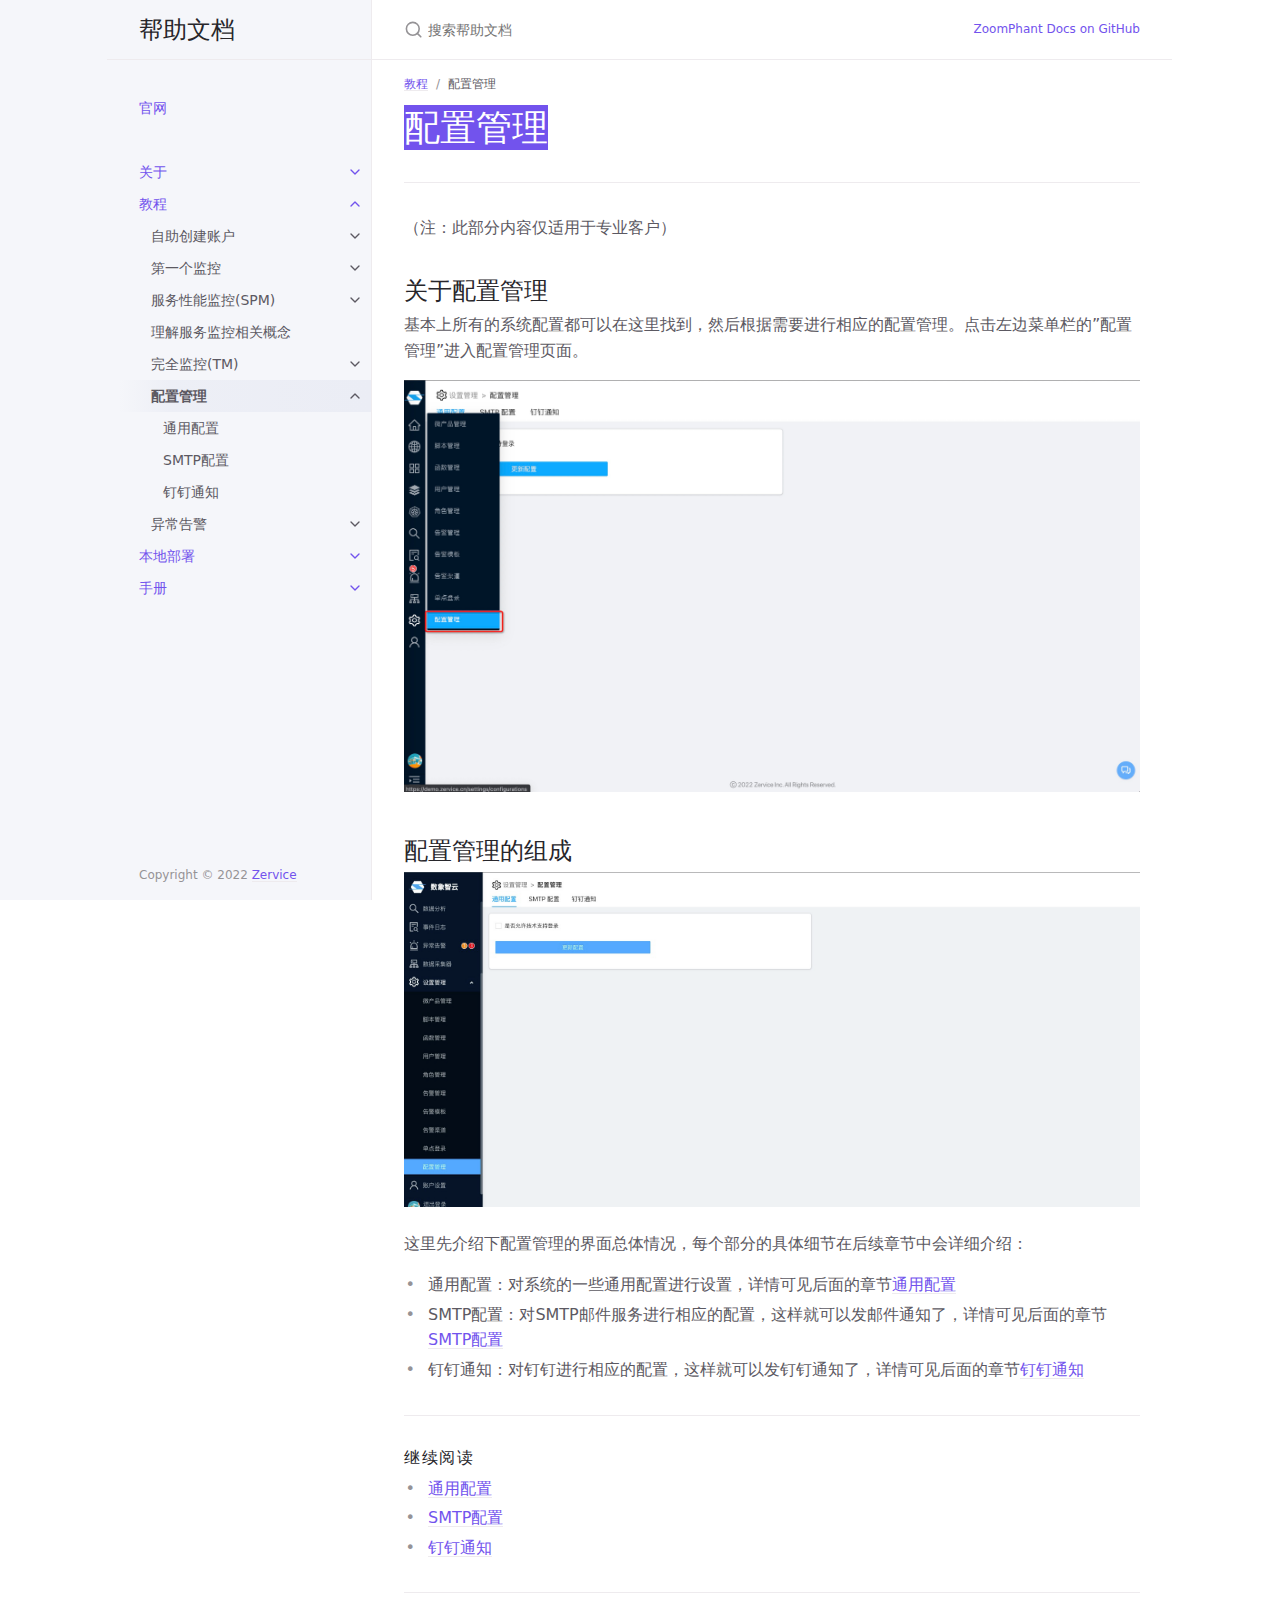
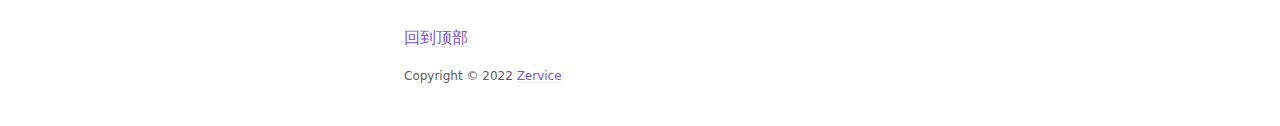
<file: docs/tutorial/configurations/index.html>
<!DOCTYPE html><html lang="en-US"><head><meta charset="UTF-8"><meta http-equiv="X-UA-Compatible" content="IE=Edge"><link rel="shortcut icon" href="/favicon.ico" type="image/x-icon"><link rel="stylesheet" href="/assets/css/just-the-docs-default.css"> <script type="text/javascript" src="/assets/js/just-the-docs.js"></script><meta name="viewport" content="width=device-width, initial-scale=1"><title>配置管理 | 数象智云帮助文档</title><meta name="generator" content="Jekyll v4.2.2" /><meta property="og:title" content="配置管理" /><meta property="og:locale" content="en_US" /><meta name="description" content="How to use ZoomPhant Platform to solve all your monitoring problems" /><meta property="og:description" content="How to use ZoomPhant Platform to solve all your monitoring problems" /><link rel="canonical" href="/docs/tutorial/configurations/" /><meta property="og:url" content="/docs/tutorial/configurations/" /><meta property="og:site_name" content="数象智云帮助文档" /><meta property="og:type" content="website" /><meta name="twitter:card" content="summary" /><meta property="twitter:title" content="配置管理" /> <script type="application/ld+json"> {"@context":"https://schema.org","@type":"WebPage","description":"How to use ZoomPhant Platform to solve all your monitoring problems","headline":"配置管理","url":"/docs/tutorial/configurations/"}</script><body> <svg xmlns="http://www.w3.org/2000/svg" style="display: none;"> <symbol id="svg-link" viewBox="0 0 24 24"><title>Link</title><svg xmlns="http://www.w3.org/2000/svg" width="24" height="24" viewBox="0 0 24 24" fill="none" stroke="currentColor" stroke-width="2" stroke-linecap="round" stroke-linejoin="round" class="feather feather-link"><path d="M10 13a5 5 0 0 0 7.54.54l3-3a5 5 0 0 0-7.07-7.07l-1.72 1.71"></path><path d="M14 11a5 5 0 0 0-7.54-.54l-3 3a5 5 0 0 0 7.07 7.07l1.71-1.71"></path> </svg> </symbol> <symbol id="svg-search" viewBox="0 0 24 24"><title>搜索</title><svg xmlns="http://www.w3.org/2000/svg" width="24" height="24" viewBox="0 0 24 24" fill="none" stroke="currentColor" stroke-width="2" stroke-linecap="round" stroke-linejoin="round" class="feather feather-search"> <circle cx="11" cy="11" r="8"></circle><line x1="21" y1="21" x2="16.65" y2="16.65"></line> </svg> </symbol> <symbol id="svg-menu" viewBox="0 0 24 24"><title>Menu</title><svg xmlns="http://www.w3.org/2000/svg" width="24" height="24" viewBox="0 0 24 24" fill="none" stroke="currentColor" stroke-width="2" stroke-linecap="round" stroke-linejoin="round" class="feather feather-menu"><line x1="3" y1="12" x2="21" y2="12"></line><line x1="3" y1="6" x2="21" y2="6"></line><line x1="3" y1="18" x2="21" y2="18"></line> </svg> </symbol> <symbol id="svg-arrow-right" viewBox="0 0 24 24"><title>Expand</title><svg xmlns="http://www.w3.org/2000/svg" width="24" height="24" viewBox="0 0 24 24" fill="none" stroke="currentColor" stroke-width="2" stroke-linecap="round" stroke-linejoin="round" class="feather feather-chevron-right"><polyline points="9 18 15 12 9 6"></polyline> </svg> </symbol> <symbol id="svg-doc" viewBox="0 0 24 24"><title>Document</title><svg xmlns="http://www.w3.org/2000/svg" width="24" height="24" viewBox="0 0 24 24" fill="none" stroke="currentColor" stroke-width="2" stroke-linecap="round" stroke-linejoin="round" class="feather feather-file"><path d="M13 2H6a2 2 0 0 0-2 2v16a2 2 0 0 0 2 2h12a2 2 0 0 0 2-2V9z"></path><polyline points="13 2 13 9 20 9"></polyline> </svg> </symbol> </svg><div class="side-bar"><div class="site-header"> <a href="/" class="site-title lh-tight"> 帮助文档 </a> <a href="#" id="menu-button" class="site-button"> <svg viewBox="0 0 24 24" class="icon"><use xlink:href="#svg-menu"></use></svg> </a></div><nav role="navigation" aria-label="Main" id="site-nav" class="site-nav"><ul class="nav-list"><li class="nav-list-item"><a href="/" class="nav-list-link">官网</a><li class="nav-list-item"><a href="#" class="nav-list-expander"><svg viewBox="0 0 24 24"><use xlink:href="#svg-arrow-right"></use></svg></a><a href="/docs/" class="nav-list-link">关于</a><ul class="nav-list "><li class="nav-list-item "><a href="#" class="nav-list-expander"><svg viewBox="0 0 24 24"><use xlink:href="#svg-arrow-right"></use></svg></a><a href="/docs/about/zp/" class="nav-list-link">数象云</a><ul class="nav-list"><li class="nav-list-item "> <a href="/docs/about/zp/10spm/" class="nav-list-link">服务性能监控（SPM）</a><li class="nav-list-item "> <a href="/docs/about/zp/20tm/" class="nav-list-link">完全监控（TM）</a></ul><li class="nav-list-item "><a href="/docs/about/caps/" class="nav-list-link">监控能力</a></ul><li class="nav-list-item active"><a href="#" class="nav-list-expander"><svg viewBox="0 0 24 24"><use xlink:href="#svg-arrow-right"></use></svg></a><a href="/docs/tutorial/" class="nav-list-link">教程</a><ul class="nav-list "><li class="nav-list-item "><a href="#" class="nav-list-expander"><svg viewBox="0 0 24 24"><use xlink:href="#svg-arrow-right"></use></svg></a><a href="/docs/tutorial/account/" class="nav-list-link">自助创建账户</a><ul class="nav-list"><li class="nav-list-item "> <a href="/docs/tutorial/account/account-setting/" class="nav-list-link">账户设置</a></ul><li class="nav-list-item "><a href="#" class="nav-list-expander"><svg viewBox="0 0 24 24"><use xlink:href="#svg-arrow-right"></use></svg></a><a href="/docs/tutorial/first/" class="nav-list-link">第一个监控</a><ul class="nav-list"><li class="nav-list-item "> <a href="/docs/tutorial/first/spm/" class="nav-list-link">第一个服务监控</a><li class="nav-list-item "> <a href="/docs/tutorial/first/host/" class="nav-list-link">第一个主机监控</a><li class="nav-list-item "> <a href="/docs/tutorial/first/kubernetes/" class="nav-list-link">第一个集群监控</a></ul><li class="nav-list-item "><a href="#" class="nav-list-expander"><svg viewBox="0 0 24 24"><use xlink:href="#svg-arrow-right"></use></svg></a><a href="/docs/tutorial/spm/" class="nav-list-link">服务性能监控(SPM)</a><ul class="nav-list"><li class="nav-list-item "> <a href="/docs/tutorial/spm/01-create-spm/" class="nav-list-link">创建服务性能监控(SPM)</a><li class="nav-list-item "> <a href="/docs/tutorial/spm/02-spm-overview/" class="nav-list-link">服务概览</a><li class="nav-list-item "> <a href="/docs/tutorial/spm/03-spm-user/" class="nav-list-link">用户体验</a><li class="nav-list-item "> <a href="/docs/tutorial/spm/04-spm-funcs/" class="nav-list-link">功能巡检</a><li class="nav-list-item "> <a href="/docs/tutorial/spm/05-spm-security/" class="nav-list-link">服务安全</a><li class="nav-list-item "> <a href="/docs/tutorial/spm/06-spm-locs/" class="nav-list-link">监测位置</a><li class="nav-list-item "> <a href="/docs/tutorial/spm/07-spm-events/" class="nav-list-link">服务事件</a><li class="nav-list-item "> <a href="/docs/tutorial/spm/10-spm-telemetry/" class="nav-list-link">管理功能巡检</a></ul><li class="nav-list-item "><a href="/docs/tutorial/concepts/" class="nav-list-link">理解服务监控相关概念</a><li class="nav-list-item "><a href="#" class="nav-list-expander"><svg viewBox="0 0 24 24"><use xlink:href="#svg-arrow-right"></use></svg></a><a href="/docs/tutorial/tm/" class="nav-list-link">完全监控(TM)</a><ul class="nav-list"><li class="nav-list-item "> <a href="/docs/tutorial/tm/01-install-collector/" class="nav-list-link">创建采集器</a><li class="nav-list-item "> <a href="/docs/tutorial/tm/02-manage-instance/" class="nav-list-link">监控实例</a><li class="nav-list-item "> <a href="/docs/tutorial/tm/02-manage-instance-01-add-host/" class="nav-list-link">· 添加主机监控实例</a><li class="nav-list-item "> <a href="/docs/tutorial/tm/02-manage-instance-02-add-switch/" class="nav-list-link">· 添加交换机路由器监控实例</a><li class="nav-list-item "> <a href="/docs/tutorial/tm/02-manage-instance-03-add-portcheck/" class="nav-list-link">· 添加TCP端口监控实例</a><li class="nav-list-item "> <a href="/docs/tutorial/tm/02-manage-instance-04-add-httpcheck/" class="nav-list-link">· 添加HTTP服务监控实例</a><li class="nav-list-item "> <a href="/docs/tutorial/tm/03-view-data-and-alerting/" class="nav-list-link">查看数据与告警</a><li class="nav-list-item "> <a href="/docs/tutorial/tm/dashboard/" class="nav-list-link">用户面板</a></ul><li class="nav-list-item active"><a href="#" class="nav-list-expander"><svg viewBox="0 0 24 24"><use xlink:href="#svg-arrow-right"></use></svg></a><a href="/docs/tutorial/configurations/" class="nav-list-link active">配置管理</a><ul class="nav-list"><li class="nav-list-item "> <a href="/docs/tutorial/configurations/10normal/" class="nav-list-link">通用配置</a><li class="nav-list-item "> <a href="/docs/tutorial/configurations/20smtp/" class="nav-list-link">SMTP配置</a><li class="nav-list-item "> <a href="/docs/tutorial/configurations/30dingding/" class="nav-list-link">钉钉通知</a></ul><li class="nav-list-item "><a href="#" class="nav-list-expander"><svg viewBox="0 0 24 24"><use xlink:href="#svg-arrow-right"></use></svg></a><a href="/docs/tutorial/alert/" class="nav-list-link">异常告警</a><ul class="nav-list"><li class="nav-list-item "> <a href="/docs/tutorial/alert/10-alert-channel/" class="nav-list-link">通知渠道</a><li class="nav-list-item "> <a href="/docs/tutorial/alert/20-spm-alert/" class="nav-list-link">服务性能监控告警</a><li class="nav-list-item "> <a href="/docs/tutorial/alert/30-tm-alert/" class="nav-list-link">全面监控告警</a><li class="nav-list-item "> <a href="/docs/tutorial/alert/40-alert-list/" class="nav-list-link">告警规则管理</a><li class="nav-list-item "> <a href="/docs/tutorial/alert/50-view-alert/" class="nav-list-link">异常告警查看</a></ul></ul><li class="nav-list-item"><a href="#" class="nav-list-expander"><svg viewBox="0 0 24 24"><use xlink:href="#svg-arrow-right"></use></svg></a><a href="/docs/deployment/" class="nav-list-link">本地部署</a><ul class="nav-list "><li class="nav-list-item "><a href="/docs/deployment/docker/" class="nav-list-link">部署说明</a><li class="nav-list-item "><a href="/docs/deployment/docker/setup/" class="nav-list-link">初始配置</a></ul><li class="nav-list-item"><a href="#" class="nav-list-expander"><svg viewBox="0 0 24 24"><use xlink:href="#svg-arrow-right"></use></svg></a><a href="/docs/manual/" class="nav-list-link">手册</a><ul class="nav-list "><li class="nav-list-item "><a href="#" class="nav-list-expander"><svg viewBox="0 0 24 24"><use xlink:href="#svg-arrow-right"></use></svg></a><a href="/docs/manual/log/" class="nav-list-link">日志监控</a><ul class="nav-list"><li class="nav-list-item "> <a href="/docs/manual/log/syntax/" class="nav-list-link">查询语法</a><li class="nav-list-item "> <a href="/docs/manual/log/usecase/" class="nav-list-link">使用案例</a><li class="nav-list-item "> <a href="/docs/manual/log/add/" class="nav-list-link">添加日志监控</a></ul><li class="nav-list-item "><a href="#" class="nav-list-expander"><svg viewBox="0 0 24 24"><use xlink:href="#svg-arrow-right"></use></svg></a><a href="/docs/manual/prometheus/" class="nav-list-link">Prometheus插件</a><ul class="nav-list"><li class="nav-list-item "> <a href="/docs/manual/prometheus/prom/" class="nav-list-link">创建Prometheus插件</a><li class="nav-list-item "> <a href="/docs/manual/prometheus/grafana/" class="nav-list-link">导入Grafana面板</a><li class="nav-list-item "> <a href="/docs/manual/prometheus/labels/" class="nav-list-link">关于标签</a></ul><li class="nav-list-item "><a href="#" class="nav-list-expander"><svg viewBox="0 0 24 24"><use xlink:href="#svg-arrow-right"></use></svg></a><a href="/docs/manual/proxmox/" class="nav-list-link">ProxmoxVE监控</a><ul class="nav-list"><li class="nav-list-item "> <a href="/docs/manual/proxmox/install/" class="nav-list-link">添加监控</a><li class="nav-list-item "> <a href="/docs/manual/proxmox/diagrams/" class="nav-list-link">查看图标</a></ul></ul></ul></nav><footer class="site-footer"> Copyright &copy; 2022 <a href="https://www.zervice.cn">Zervice</a></footer></div><div class="main" id="top"><div id="main-header" class="main-header"><div class="search"><div class="search-input-wrap"> <input type="text" id="search-input" class="search-input" tabindex="0" placeholder="搜索帮助文档" aria-label="搜索帮助文档" autocomplete="off"> <label for="search-input" class="search-label"><svg viewBox="0 0 24 24" class="search-icon"><use xlink:href="#svg-search"></use></svg></label></div><div id="search-results" class="search-results"></div></div><nav aria-label="Auxiliary" class="aux-nav"><ul class="aux-nav-list"><li class="aux-nav-list-item"> <a href="//github.com/ZoomPhant/Docs" class="site-button" > ZoomPhant Docs on GitHub </a></ul></nav></div><div id="main-content-wrap" class="main-content-wrap"><nav aria-label="Breadcrumb" class="breadcrumb-nav"><ol class="breadcrumb-nav-list"><li class="breadcrumb-nav-list-item"><a href="/docs/tutorial/">教程</a><li class="breadcrumb-nav-list-item"><span>配置管理</span></ol></nav><div id="main-content" class="main-content" role="main"><h1 class="header" id="配置管理"> <a href="#配置管理" class="anchor-heading" aria-labelledby="配置管理"><svg viewBox="0 0 16 16" aria-hidden="true"><use xlink:href="#svg-link"></use></svg></a> 配置管理</h1><hr /><p>（注：此部分内容仅适用于专业客户）</p><h2 id="关于配置管理"> <a href="#关于配置管理" class="anchor-heading" aria-labelledby="关于配置管理"><svg viewBox="0 0 16 16" aria-hidden="true"><use xlink:href="#svg-link"></use></svg></a> 关于配置管理</h2><p>基本上所有的系统配置都可以在这里找到，然后根据需要进行相应的配置管理。点击左边菜单栏的”配置管理”进入配置管理页面。</p><p><img src="enter.png" alt="spm-0.png" /></p><h2 id="配置管理的组成"> <a href="#配置管理的组成" class="anchor-heading" aria-labelledby="配置管理的组成"><svg viewBox="0 0 16 16" aria-hidden="true"><use xlink:href="#svg-link"></use></svg></a> 配置管理的组成</h2><p><img src="10normal/overview.png" alt="spm-0.png" /></p><p>这里先介绍下配置管理的界面总体情况，每个部分的具体细节在后续章节中会详细介绍：</p><ul><li>通用配置：对系统的一些通用配置进行设置，详情可见后面的章节<a href="/docs/tutorial/configurations/10normal/">通用配置</a><li>SMTP配置：对SMTP邮件服务进行相应的配置，这样就可以发邮件通知了，详情可见后面的章节<a href="/docs/tutorial/configurations/20smtp/">SMTP配置</a><li>钉钉通知：对钉钉进行相应的配置，这样就可以发钉钉通知了，详情可见后面的章节<a href="/docs/tutorial/configurations/30dingding/">钉钉通知</a></ul><hr><h2 class="text-delta">继续阅读</h2><ul><li> <a href="/docs/tutorial/configurations/10normal/">通用配置</a><li> <a href="/docs/tutorial/configurations/20smtp/">SMTP配置</a><li> <a href="/docs/tutorial/configurations/30dingding/">钉钉通知</a></ul><hr><footer><p><a href="#top" id="back-to-top">回到顶部</a></p><p class="text-small text-grey-dk-100 mb-0">Copyright &copy; 2022 <a href="https://www.zervice.cn">Zervice</a></p><div class="d-flex mt-2"></div></footer></div></div><div class="search-overlay"></div></div>
</file>
